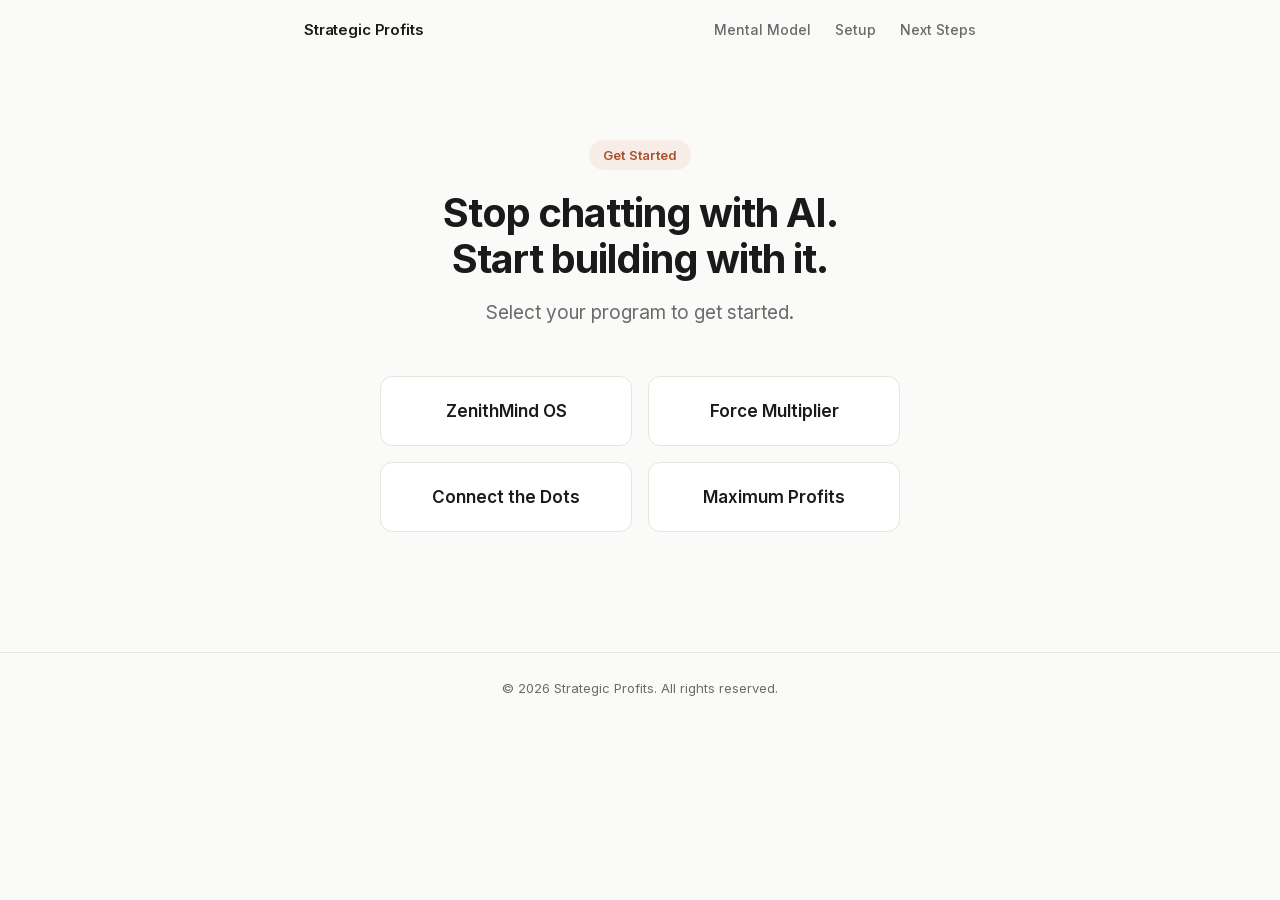
<file: index.html>
<!DOCTYPE html>
<html lang="en">
<head>
  <meta charset="UTF-8">
  <meta name="viewport" content="width=device-width, initial-scale=1.0">
  <title>Get Started — Strategic Profits</title>
  <meta name="description" content="Two paths to getting started with Strategic Profits: understand the mental model, or jump straight into setup.">
  <meta property="og:title" content="Get Started — Strategic Profits">
  <meta property="og:description" content="Two paths: understand the mental model or jump straight into setup.">
  <meta property="og:type" content="website">
  <meta property="og:url" content="https://onboarding.strategicprofits.com">
  <meta name="twitter:card" content="summary">
  <meta name="twitter:title" content="Get Started — Strategic Profits">
  <meta name="twitter:description" content="Two paths: understand the mental model or jump straight into setup.">
  <link rel="stylesheet" href="/style.css?v=20260508f">
  <link rel="icon" href="data:image/svg+xml,<svg xmlns='http://www.w3.org/2000/svg' viewBox='0 0 100 100'><text y='.9em' font-size='90'>🚀</text></svg>">
</head>
<body>
  <a href="#main" class="skip-link">Skip to content</a>

  <nav class="nav" id="nav">
    <div class="nav-inner">
      <a href="/" class="nav-brand">Strategic Profits</a>
      <div class="nav-links">
        <a href="/mental-model/">Mental Model</a>
        <a href="/setup/">Setup</a>
        <a href="/next-steps/">Next Steps</a>
      </div>
    </div>
  </nav>

  <main id="main">
    <section class="landing-hero">
      <div class="container">
        <div class="hero-badge">Get Started</div>
        <h1>Stop chatting with AI.<br>Start building with it.</h1>
        <p class="hero-sub">Select your program to get started.</p>
      </div>
    </section>

    <section class="landing-choices">
      <div class="container">
        <div class="program-grid">
          <button class="program-card" onclick="selectProgram('ZenithMind OS')">ZenithMind OS</button>
          <button class="program-card" onclick="selectProgram('Force Multiplier')">Force Multiplier</button>
          <button class="program-card" onclick="selectProgram('Connect the Dots')">Connect the Dots</button>
          <button class="program-card" onclick="selectProgram('Maximum Profits')">Maximum Profits</button>
        </div>
      </div>
    </section>
  </main>

  <footer class="footer">
    <div class="container">
      <p>&copy; 2026 Strategic Profits. All rights reserved.</p>
    </div>
  </footer>

  <script>
    window.addEventListener('scroll', function() {
      document.getElementById('nav').classList.toggle('nav-scrolled', window.scrollY > 40);
    }, { passive: true });

    function getProgram() {
      var m = document.cookie.match(/(?:^|;\s*)sp-program=([^;]+)/);
      return m ? decodeURIComponent(m[1]) : null;
    }
    function selectProgram(name) {
      document.cookie = 'sp-program=' + encodeURIComponent(name) + ';path=/;max-age=31536000;SameSite=Lax';
      window.location.href = '/mental-model/';
    }
    // Auto-redirect if program already selected
    if (getProgram()) {
      window.location.href = '/mental-model/';
    }
  </script>
</body>
</html>
</file>
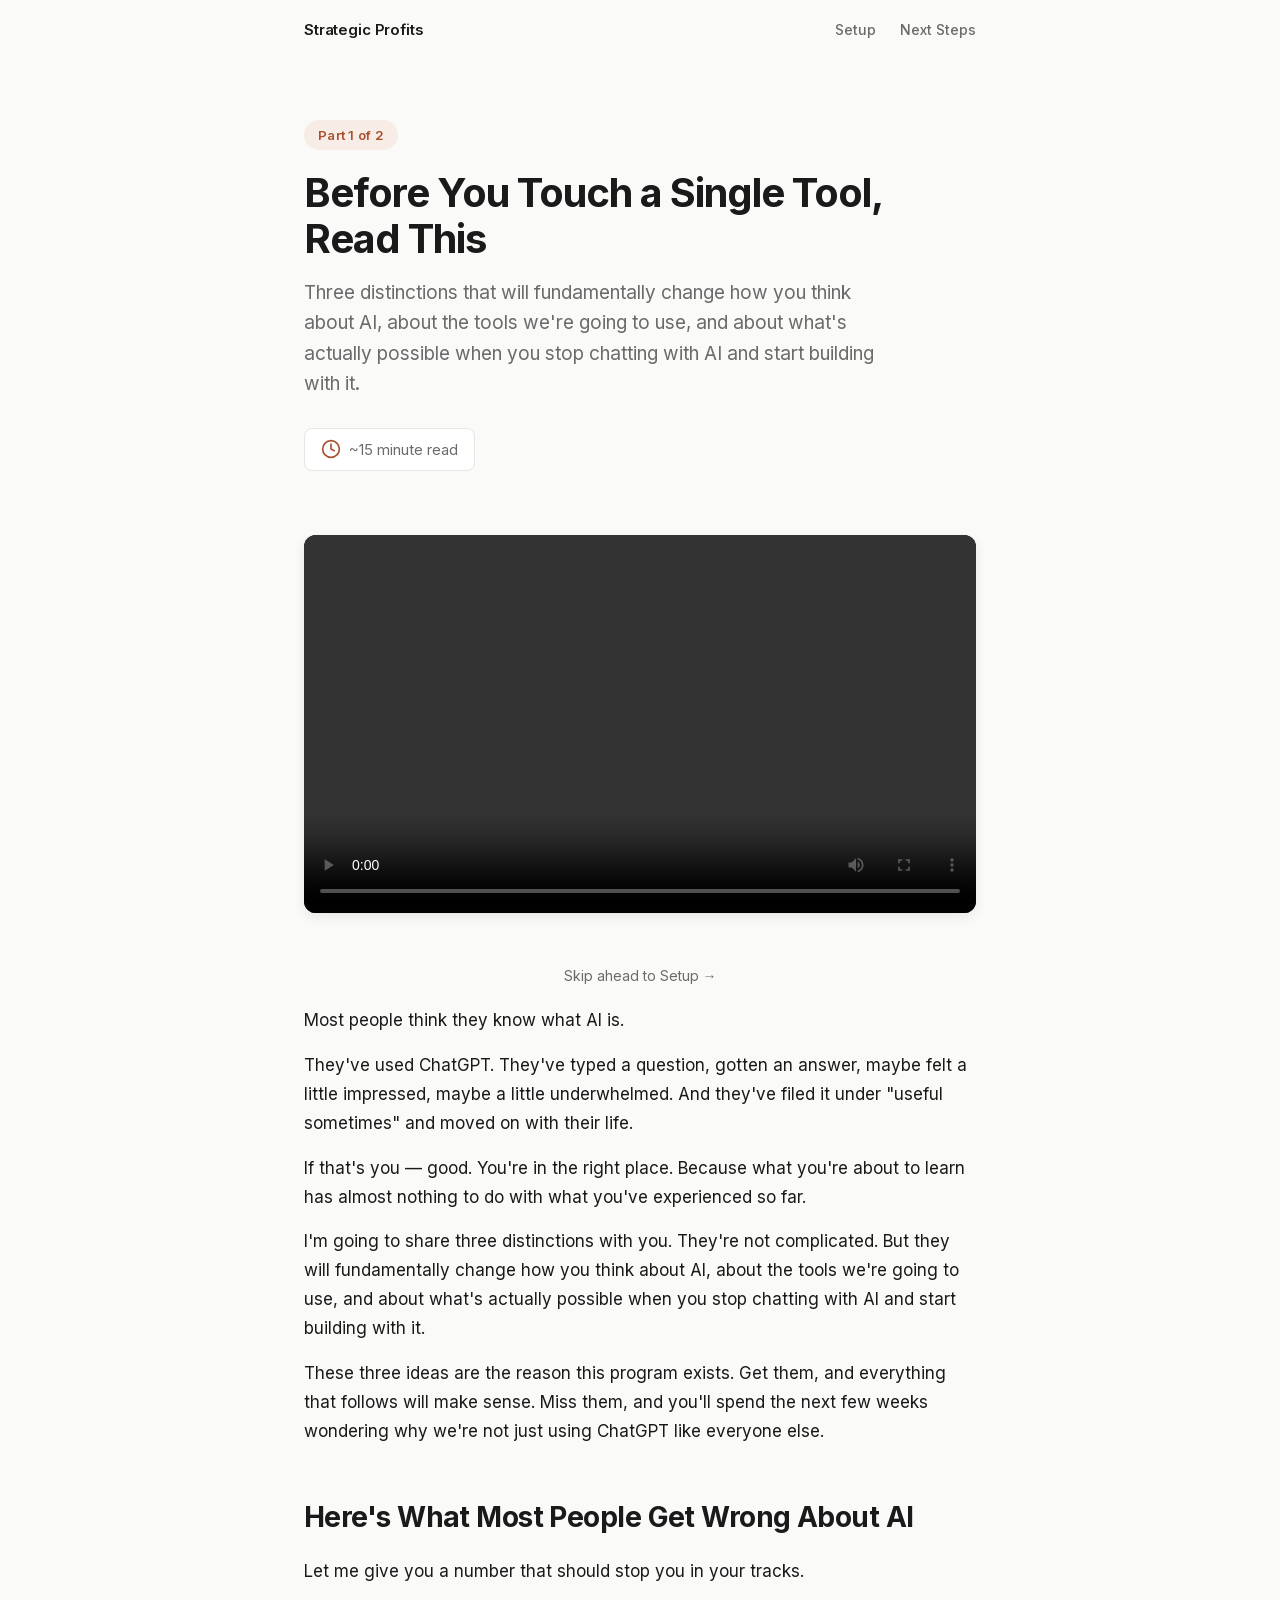
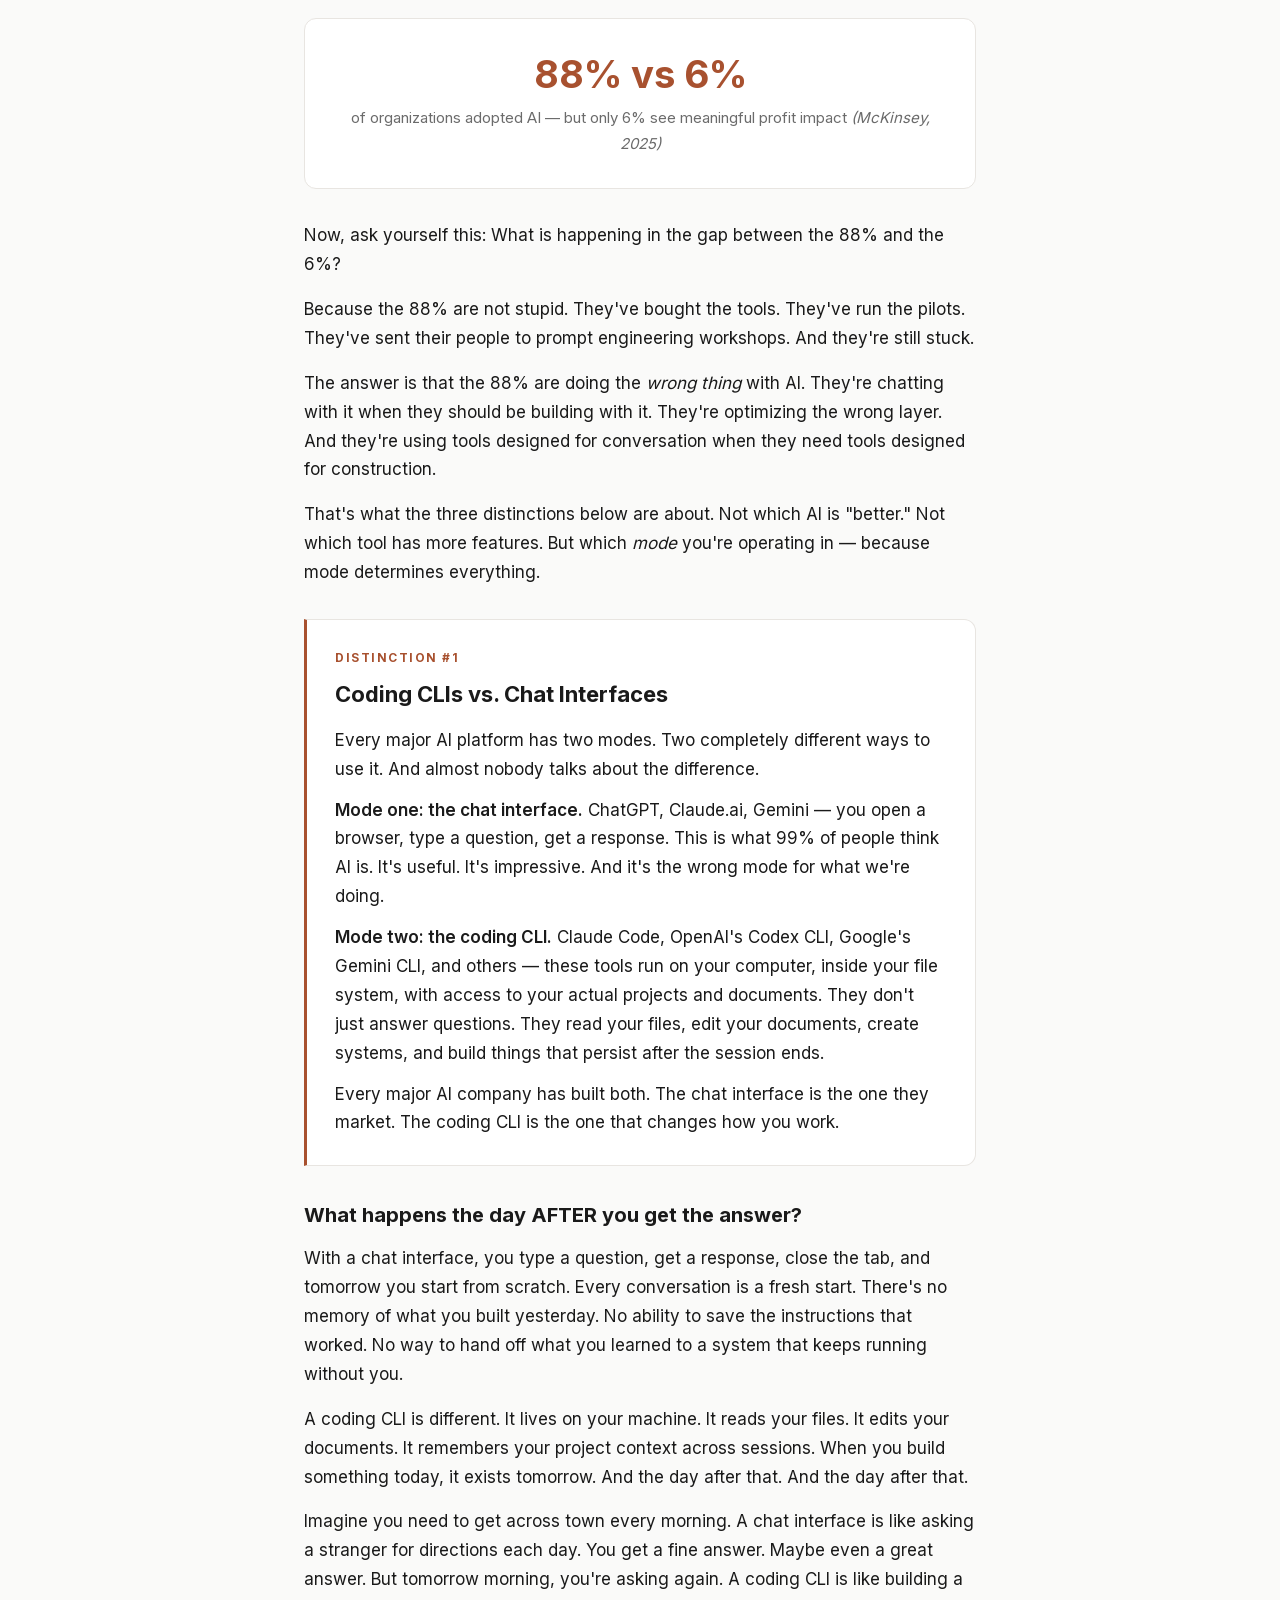
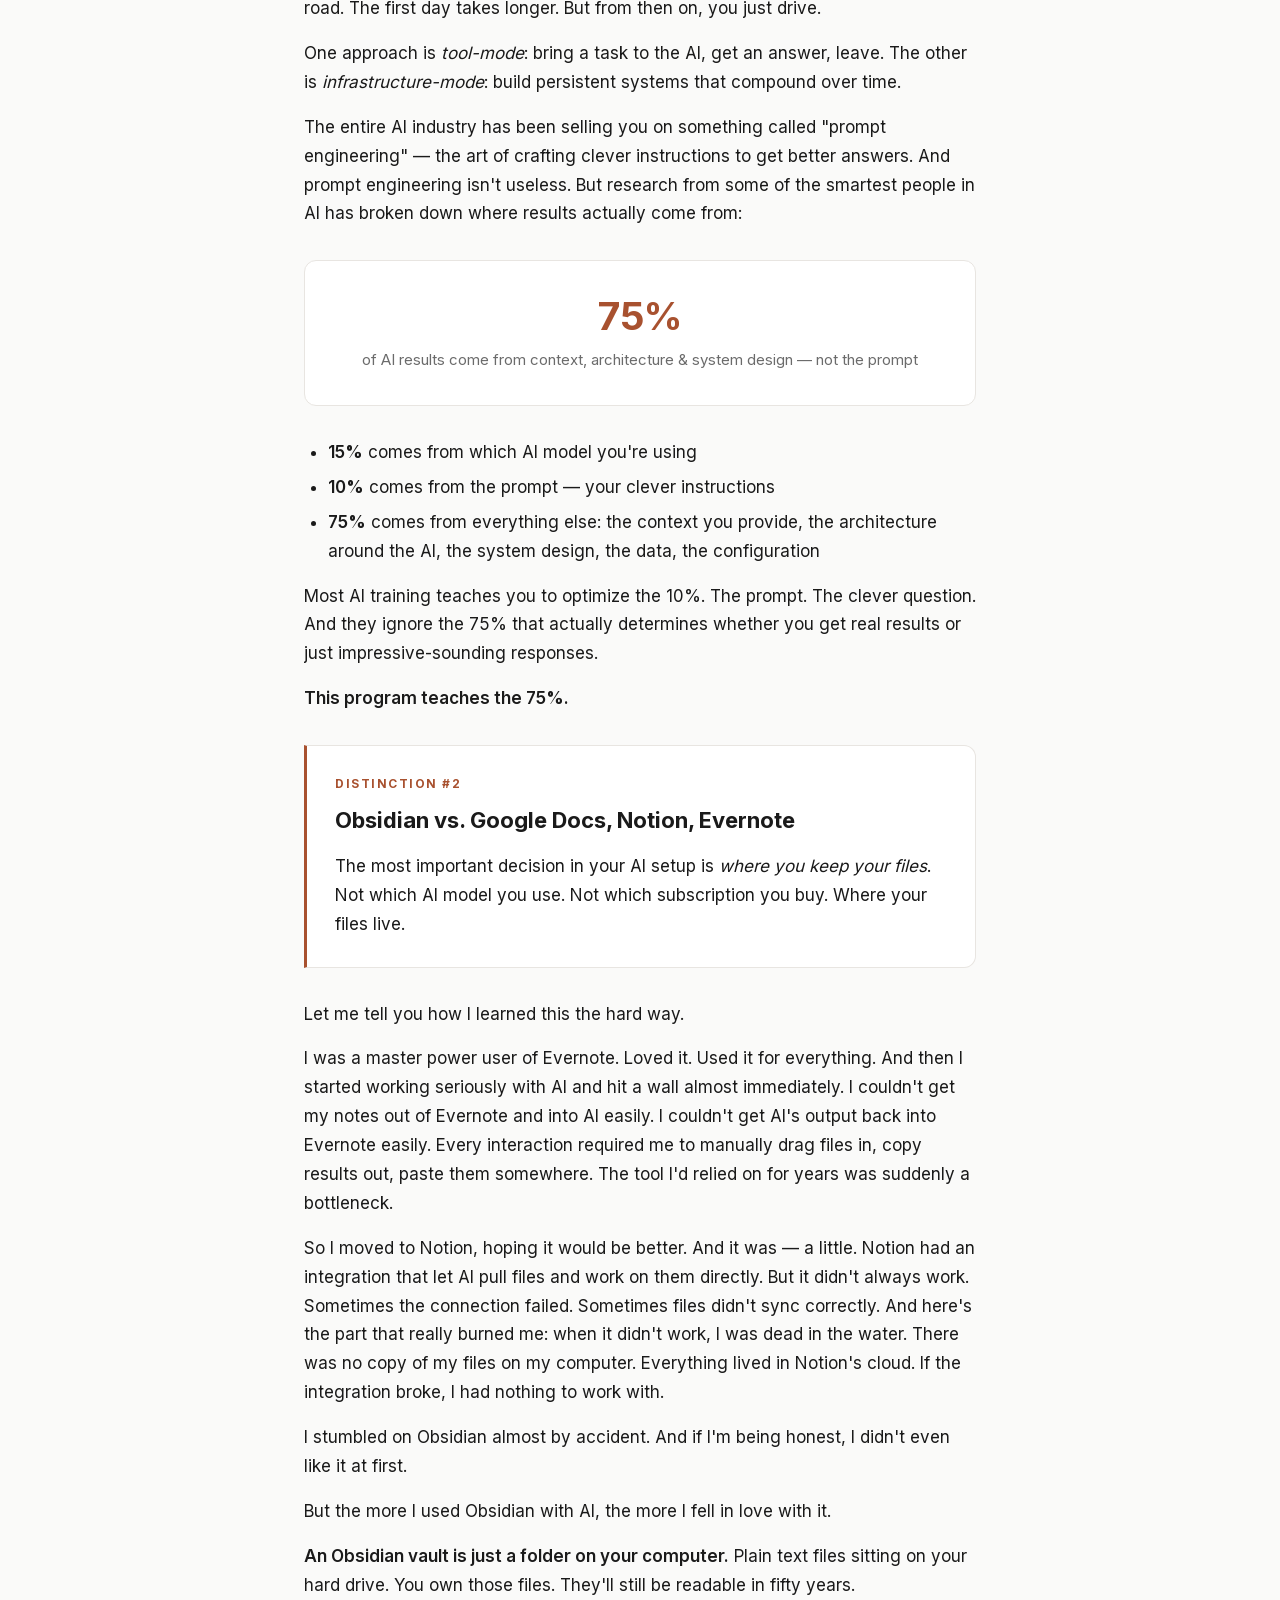
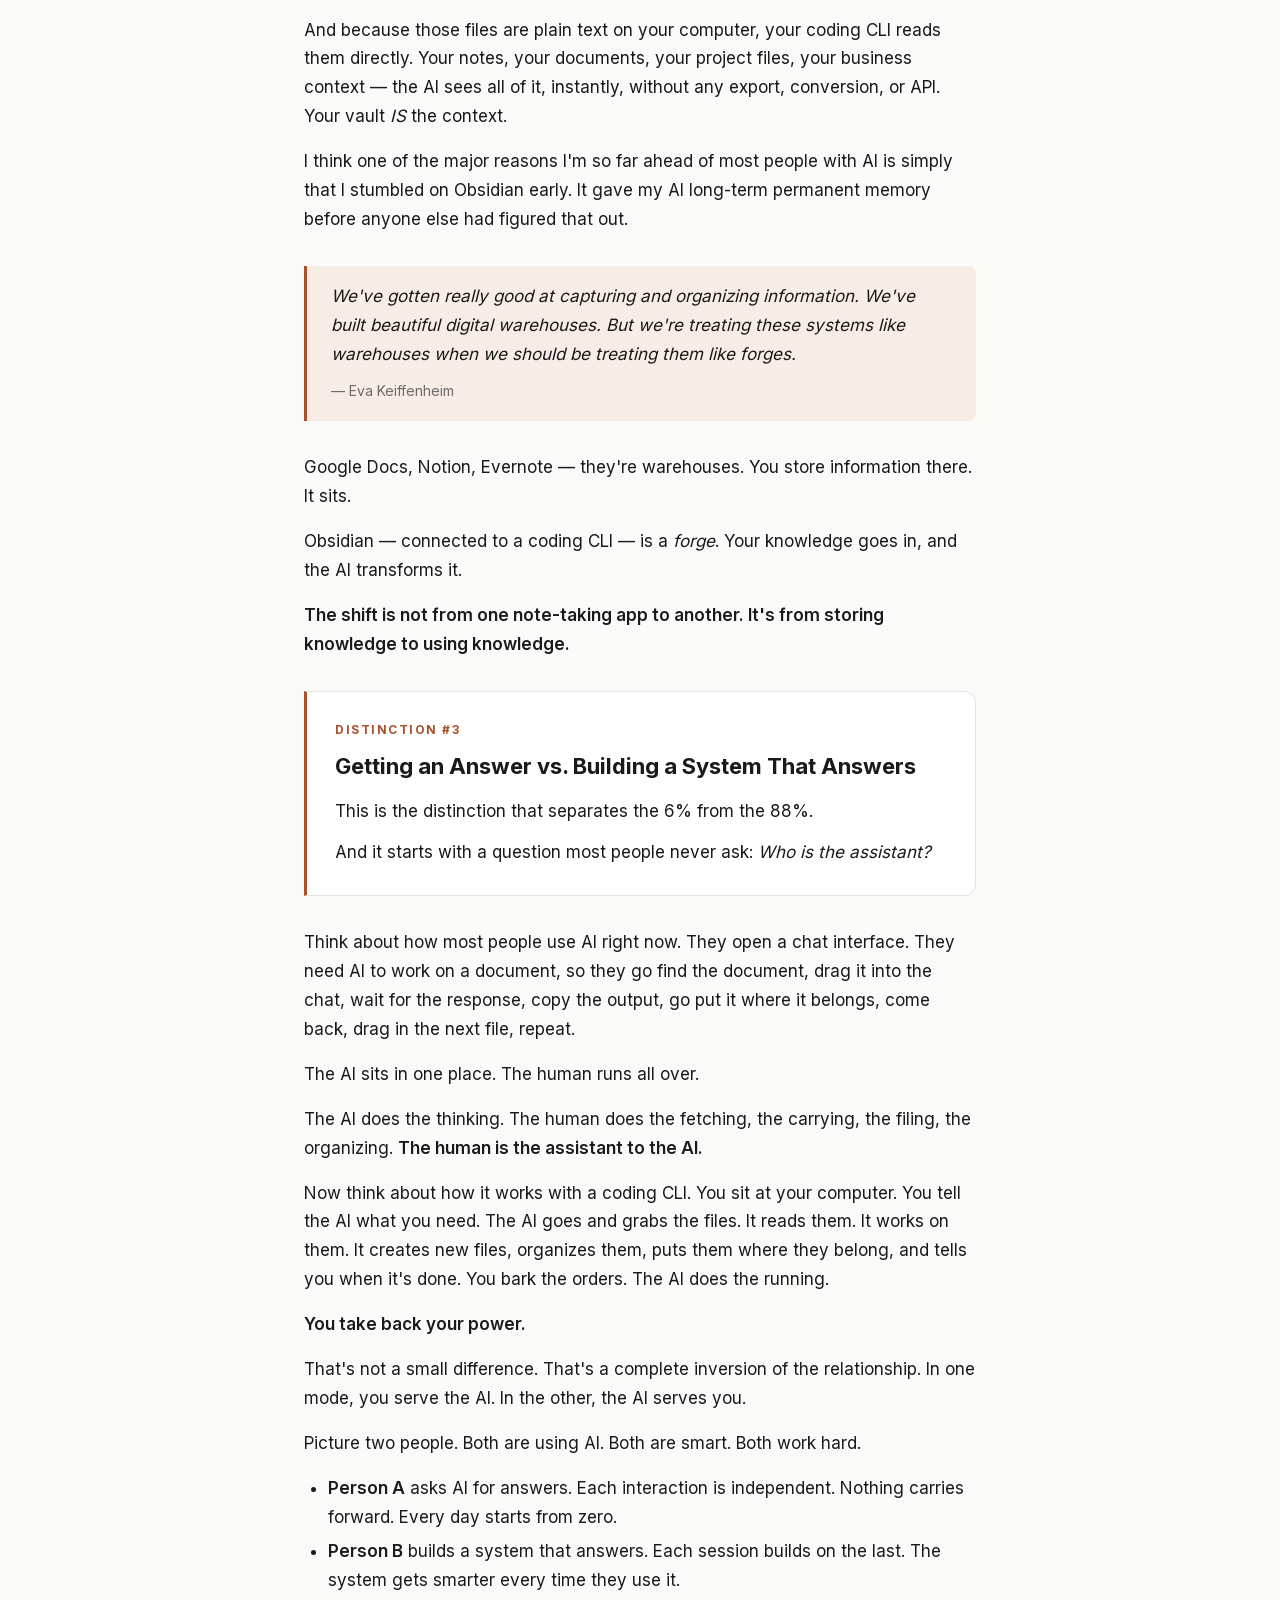
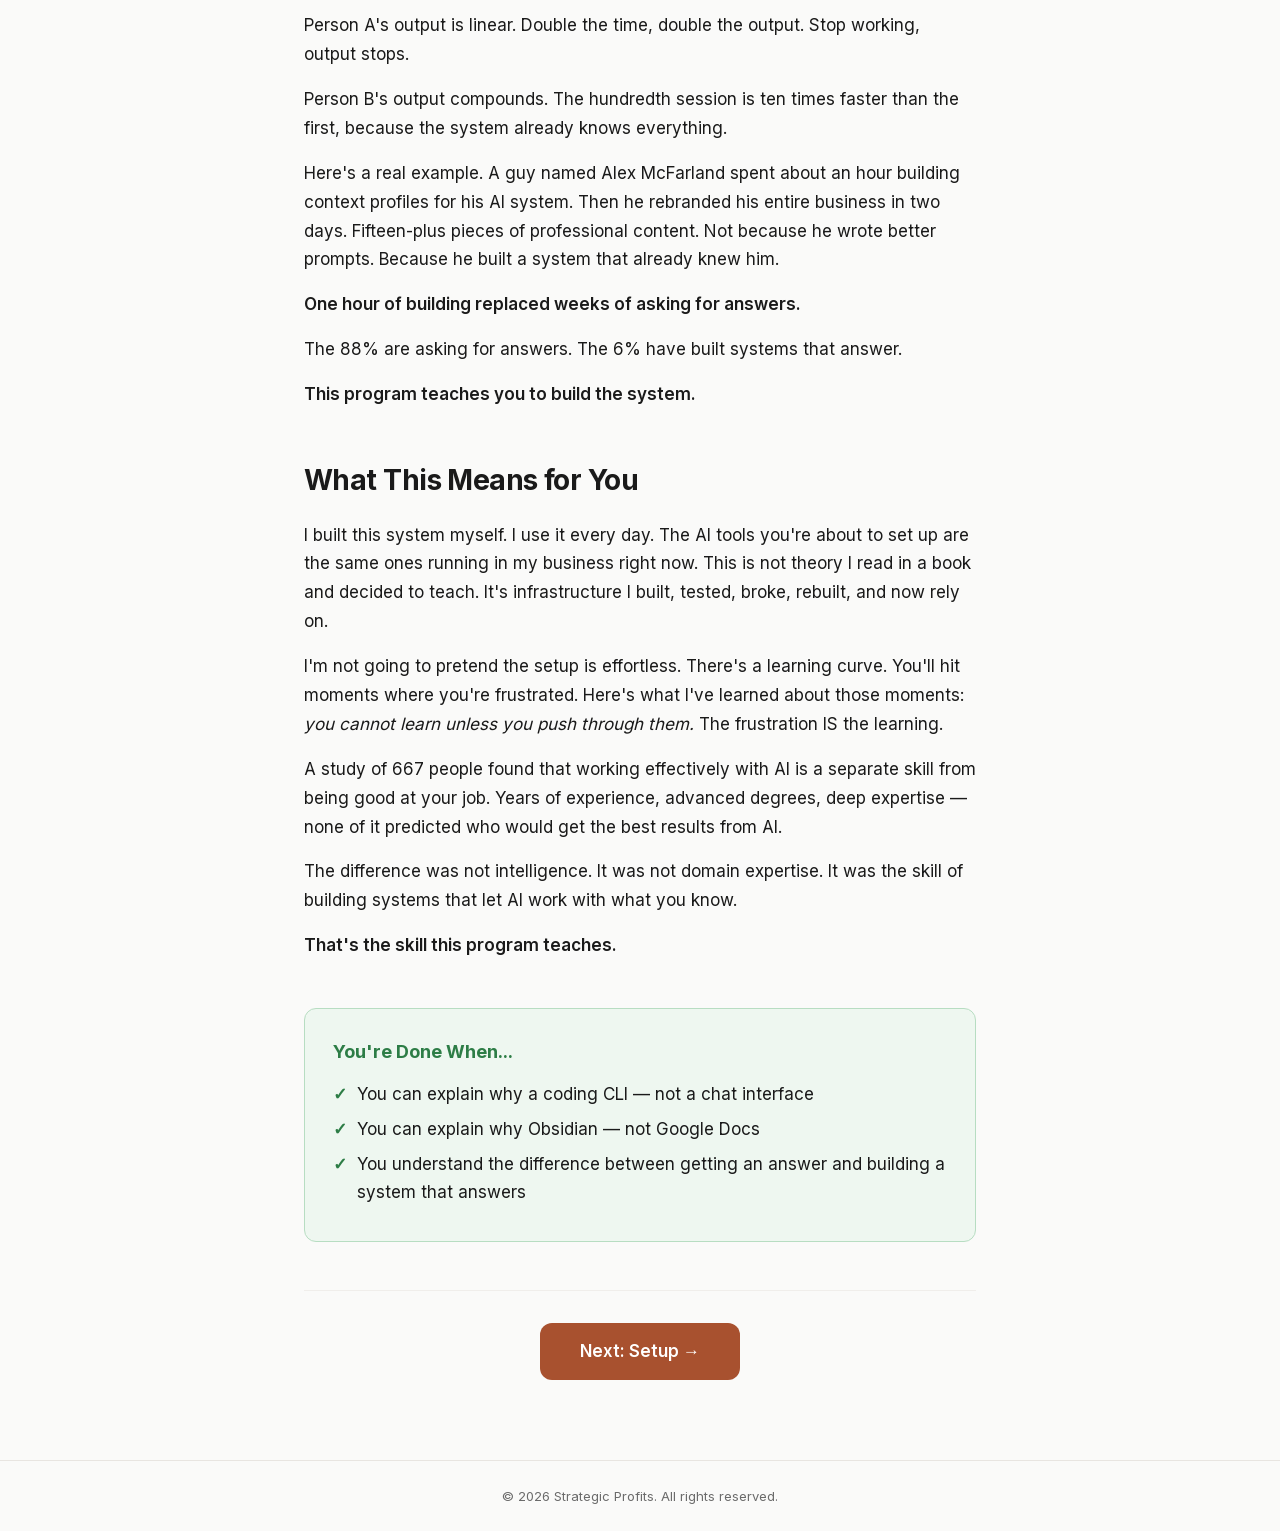
<file: mental-model/index.html>
<!DOCTYPE html>
<html lang="en">
<head>
  <meta charset="UTF-8">
  <meta name="viewport" content="width=device-width, initial-scale=1.0">
  <title>Mental Model — Strategic Profits</title>
  <meta name="description" content="Three distinctions that change how you think about AI. Coding CLIs vs chat, Obsidian vs cloud docs, building systems vs getting answers.">
  <link rel="stylesheet" href="/style.css?v=20260508f">
  <link rel="icon" href="data:image/svg+xml,<svg xmlns='http://www.w3.org/2000/svg' viewBox='0 0 100 100'><text y='.9em' font-size='90'>🚀</text></svg>">
</head>
<body>
  <a href="#main" class="skip-link">Skip to content</a>

  <nav class="nav" id="nav">
    <div class="nav-inner">
      <a href="/" class="nav-brand">Strategic Profits</a>
      <div class="nav-links">
        <a href="/" class="program-badge" id="program-badge" title="Change program" onclick="document.cookie='sp-program=;path=/;max-age=0'"></a>
        <a href="/setup/">Setup</a>
        <a href="/next-steps/">Next Steps</a>
      </div>
    </div>
  </nav>

  <main id="main">
    <section class="hero">
      <div class="container">
        <div class="hero-badge">Part 1 of 2</div>
        <h1>Before You Touch a Single Tool, Read This</h1>
        <p class="hero-sub">Three distinctions that will fundamentally change how you think about AI, about the tools we're going to use, and about what's actually possible when you stop chatting with AI and start building with it.</p>
        <div class="hero-time">
          <svg width="20" height="20" viewBox="0 0 24 24" fill="none" stroke="currentColor" stroke-width="2" stroke-linecap="round" stroke-linejoin="round" aria-hidden="true"><circle cx="12" cy="12" r="10"/><polyline points="12 6 12 12 16 14"/></svg>
          <span>~15 minute read</span>
        </div>
      </div>
    </section>

    <section class="mm-content">
      <div class="container">

        <div class="welcome-video">
          <video controls preload="metadata" playsinline>
            <source src="https://pub-b04ba300135a421e8f1c915ca8c5cf63.r2.dev/onboarding/welcome-video-v2.mp4" type="video/mp4">
            Your browser does not support the video element.
          </video>
        </div>

        <p class="skip-ahead"><a href="/setup/">Skip ahead to Setup &rarr;</a></p>

        <p>Most people think they know what AI is.</p>
        <p>They've used ChatGPT. They've typed a question, gotten an answer, maybe felt a little impressed, maybe a little underwhelmed. And they've filed it under "useful sometimes" and moved on with their life.</p>
        <p>If that's you — good. You're in the right place. Because what you're about to learn has almost nothing to do with what you've experienced so far.</p>
        <p>I'm going to share three distinctions with you. They're not complicated. But they will fundamentally change how you think about AI, about the tools we're going to use, and about what's actually possible when you stop chatting with AI and start building with it.</p>
        <p>These three ideas are the reason this program exists. Get them, and everything that follows will make sense. Miss them, and you'll spend the next few weeks wondering why we're not just using ChatGPT like everyone else.</p>

        <h2>Here's What Most People Get Wrong About AI</h2>
        <p>Let me give you a number that should stop you in your tracks.</p>

        <div class="stat-highlight">
          <div class="stat-number">88% vs 6%</div>
          <p>of organizations adopted AI — but only 6% see meaningful profit impact <em>(McKinsey, 2025)</em></p>
        </div>

        <p>Now, ask yourself this: What is happening in the gap between the 88% and the 6%?</p>
        <p>Because the 88% are not stupid. They've bought the tools. They've run the pilots. They've sent their people to prompt engineering workshops. And they're still stuck.</p>
        <p>The answer is that the 88% are doing the <em>wrong thing</em> with AI. They're chatting with it when they should be building with it. They're optimizing the wrong layer. And they're using tools designed for conversation when they need tools designed for construction.</p>
        <p>That's what the three distinctions below are about. Not which AI is "better." Not which tool has more features. But which <em>mode</em> you're operating in — because mode determines everything.</p>

        <div class="distinction-card">
          <div class="distinction-label">Distinction #1</div>
          <h3>Coding CLIs vs. Chat Interfaces</h3>
          <p>Every major AI platform has two modes. Two completely different ways to use it. And almost nobody talks about the difference.</p>
          <p><strong>Mode one: the chat interface.</strong> ChatGPT, Claude.ai, Gemini — you open a browser, type a question, get a response. This is what 99% of people think AI is. It's useful. It's impressive. And it's the wrong mode for what we're doing.</p>
          <p><strong>Mode two: the coding CLI.</strong> Claude Code, OpenAI's Codex CLI, Google's Gemini CLI, and others — these tools run on your computer, inside your file system, with access to your actual projects and documents. They don't just answer questions. They read your files, edit your documents, create systems, and build things that persist after the session ends.</p>
          <p>Every major AI company has built both. The chat interface is the one they market. The coding CLI is the one that changes how you work.</p>
        </div>

        <h3>What happens the day AFTER you get the answer?</h3>
        <p>With a chat interface, you type a question, get a response, close the tab, and tomorrow you start from scratch. Every conversation is a fresh start. There's no memory of what you built yesterday. No ability to save the instructions that worked. No way to hand off what you learned to a system that keeps running without you.</p>
        <p>A coding CLI is different. It lives on your machine. It reads your files. It edits your documents. It remembers your project context across sessions. When you build something today, it exists tomorrow. And the day after that. And the day after that.</p>
        <p>Imagine you need to get across town every morning. A chat interface is like asking a stranger for directions each day. You get a fine answer. Maybe even a great answer. But tomorrow morning, you're asking again. A coding CLI is like building a road. The first day takes longer. But from then on, you just drive.</p>
        <p>One approach is <em>tool-mode</em>: bring a task to the AI, get an answer, leave. The other is <em>infrastructure-mode</em>: build persistent systems that compound over time.</p>

        <p>The entire AI industry has been selling you on something called "prompt engineering" — the art of crafting clever instructions to get better answers. And prompt engineering isn't useless. But research from some of the smartest people in AI has broken down where results actually come from:</p>

        <div class="stat-highlight">
          <div class="stat-number">75%</div>
          <p>of AI results come from context, architecture &amp; system design — not the prompt</p>
        </div>

        <ul>
          <li><strong>15%</strong> comes from which AI model you're using</li>
          <li><strong>10%</strong> comes from the prompt — your clever instructions</li>
          <li><strong>75%</strong> comes from everything else: the context you provide, the architecture around the AI, the system design, the data, the configuration</li>
        </ul>

        <p>Most AI training teaches you to optimize the 10%. The prompt. The clever question. And they ignore the 75% that actually determines whether you get real results or just impressive-sounding responses.</p>
        <p><strong>This program teaches the 75%.</strong></p>

        <div class="distinction-card">
          <div class="distinction-label">Distinction #2</div>
          <h3>Obsidian vs. Google Docs, Notion, Evernote</h3>
          <p>The most important decision in your AI setup is <em>where you keep your files</em>. Not which AI model you use. Not which subscription you buy. Where your files live.</p>
        </div>

        <p>Let me tell you how I learned this the hard way.</p>
        <p>I was a master power user of Evernote. Loved it. Used it for everything. And then I started working seriously with AI and hit a wall almost immediately. I couldn't get my notes out of Evernote and into AI easily. I couldn't get AI's output back into Evernote easily. Every interaction required me to manually drag files in, copy results out, paste them somewhere. The tool I'd relied on for years was suddenly a bottleneck.</p>
        <p>So I moved to Notion, hoping it would be better. And it was — a little. Notion had an integration that let AI pull files and work on them directly. But it didn't always work. Sometimes the connection failed. Sometimes files didn't sync correctly. And here's the part that really burned me: when it didn't work, I was dead in the water. There was no copy of my files on my computer. Everything lived in Notion's cloud. If the integration broke, I had nothing to work with.</p>
        <p>I stumbled on Obsidian almost by accident. And if I'm being honest, I didn't even like it at first.</p>
        <p>But the more I used Obsidian with AI, the more I fell in love with it.</p>
        <p><strong>An Obsidian vault is just a folder on your computer.</strong> Plain text files sitting on your hard drive. You own those files. They'll still be readable in fifty years.</p>
        <p>And because those files are plain text on your computer, your coding CLI reads them directly. Your notes, your documents, your project files, your business context — the AI sees all of it, instantly, without any export, conversion, or API. Your vault <em>IS</em> the context.</p>
        <p>I think one of the major reasons I'm so far ahead of most people with AI is simply that I stumbled on Obsidian early. It gave my AI long-term permanent memory before anyone else had figured that out.</p>

        <blockquote>
          <p>We've gotten really good at capturing and organizing information. We've built beautiful digital warehouses. But we're treating these systems like warehouses when we should be treating them like forges.</p>
          <cite>— Eva Keiffenheim</cite>
        </blockquote>

        <p>Google Docs, Notion, Evernote — they're warehouses. You store information there. It sits.</p>
        <p>Obsidian — connected to a coding CLI — is a <em>forge</em>. Your knowledge goes in, and the AI transforms it.</p>
        <p><strong>The shift is not from one note-taking app to another. It's from storing knowledge to using knowledge.</strong></p>

        <div class="distinction-card">
          <div class="distinction-label">Distinction #3</div>
          <h3>Getting an Answer vs. Building a System That Answers</h3>
          <p>This is the distinction that separates the 6% from the 88%.</p>
          <p>And it starts with a question most people never ask: <em>Who is the assistant?</em></p>
        </div>

        <p>Think about how most people use AI right now. They open a chat interface. They need AI to work on a document, so they go find the document, drag it into the chat, wait for the response, copy the output, go put it where it belongs, come back, drag in the next file, repeat.</p>
        <p>The AI sits in one place. The human runs all over.</p>
        <p>The AI does the thinking. The human does the fetching, the carrying, the filing, the organizing. <strong>The human is the assistant to the AI.</strong></p>
        <p>Now think about how it works with a coding CLI. You sit at your computer. You tell the AI what you need. The AI goes and grabs the files. It reads them. It works on them. It creates new files, organizes them, puts them where they belong, and tells you when it's done. You bark the orders. The AI does the running.</p>
        <p><strong>You take back your power.</strong></p>
        <p>That's not a small difference. That's a complete inversion of the relationship. In one mode, you serve the AI. In the other, the AI serves you.</p>

        <p>Picture two people. Both are using AI. Both are smart. Both work hard.</p>
        <ul>
          <li><strong>Person A</strong> asks AI for answers. Each interaction is independent. Nothing carries forward. Every day starts from zero.</li>
          <li><strong>Person B</strong> builds a system that answers. Each session builds on the last. The system gets smarter every time they use it.</li>
        </ul>
        <p>Person A's output is linear. Double the time, double the output. Stop working, output stops.</p>
        <p>Person B's output compounds. The hundredth session is ten times faster than the first, because the system already knows everything.</p>

        <p>Here's a real example. A guy named Alex McFarland spent about an hour building context profiles for his AI system. Then he rebranded his entire business in two days. Fifteen-plus pieces of professional content. Not because he wrote better prompts. Because he built a system that already knew him.</p>
        <p><strong>One hour of building replaced weeks of asking for answers.</strong></p>
        <p>The 88% are asking for answers. The 6% have built systems that answer.</p>
        <p><strong>This program teaches you to build the system.</strong></p>

        <h2>What This Means for You</h2>
        <p>I built this system myself. I use it every day. The AI tools you're about to set up are the same ones running in my business right now. This is not theory I read in a book and decided to teach. It's infrastructure I built, tested, broke, rebuilt, and now rely on.</p>
        <p>I'm not going to pretend the setup is effortless. There's a learning curve. You'll hit moments where you're frustrated. Here's what I've learned about those moments: <em>you cannot learn unless you push through them.</em> The frustration IS the learning.</p>
        <p>A study of 667 people found that working effectively with AI is a separate skill from being good at your job. Years of experience, advanced degrees, deep expertise — none of it predicted who would get the best results from AI.</p>
        <p>The difference was not intelligence. It was not domain expertise. It was the skill of building systems that let AI work with what you know.</p>
        <p><strong>That's the skill this program teaches.</strong></p>

        <div class="checklist-card">
          <h3>You're Done When...</h3>
          <ul>
            <li>You can explain why a coding CLI — not a chat interface</li>
            <li>You can explain why Obsidian — not Google Docs</li>
            <li>You understand the difference between getting an answer and building a system that answers</li>
          </ul>
        </div>

        <div class="next-cta">
          <a href="/setup/" class="next-cta-btn">Next: Setup &rarr;</a>
        </div>

      </div>
    </section>
  </main>

  <footer class="footer">
    <div class="container">
      <p>&copy; 2026 Strategic Profits. All rights reserved.</p>
    </div>
  </footer>

  <script>
    window.addEventListener('scroll', function() {
      document.getElementById('nav').classList.toggle('nav-scrolled', window.scrollY > 40);
    }, { passive: true });

    (function() {
      var m = document.cookie.match(/(?:^|;\s*)sp-program=([^;]+)/);
      var badge = document.getElementById('program-badge');
      if (m && badge) {
        badge.textContent = decodeURIComponent(m[1]);
        badge.style.display = 'inline-block';
      }
    })();
  </script>
</body>
</html>
</file>
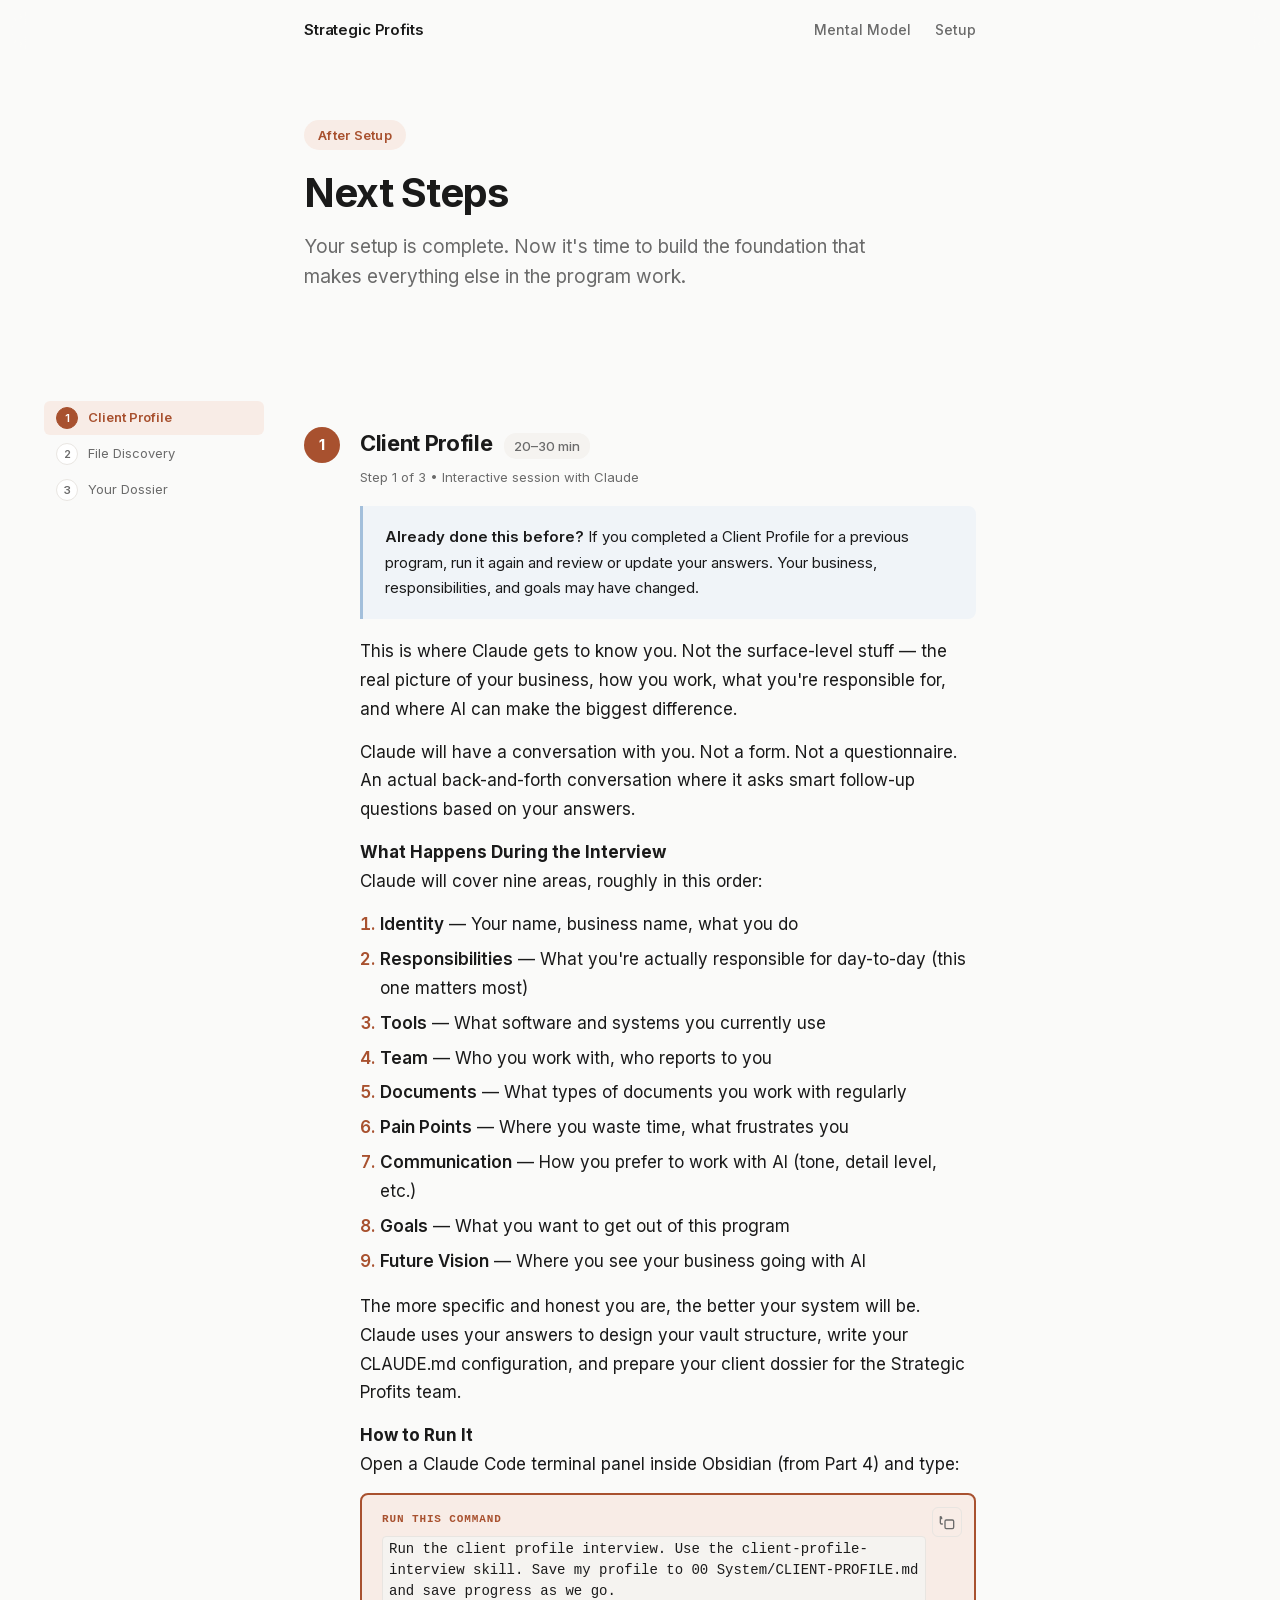
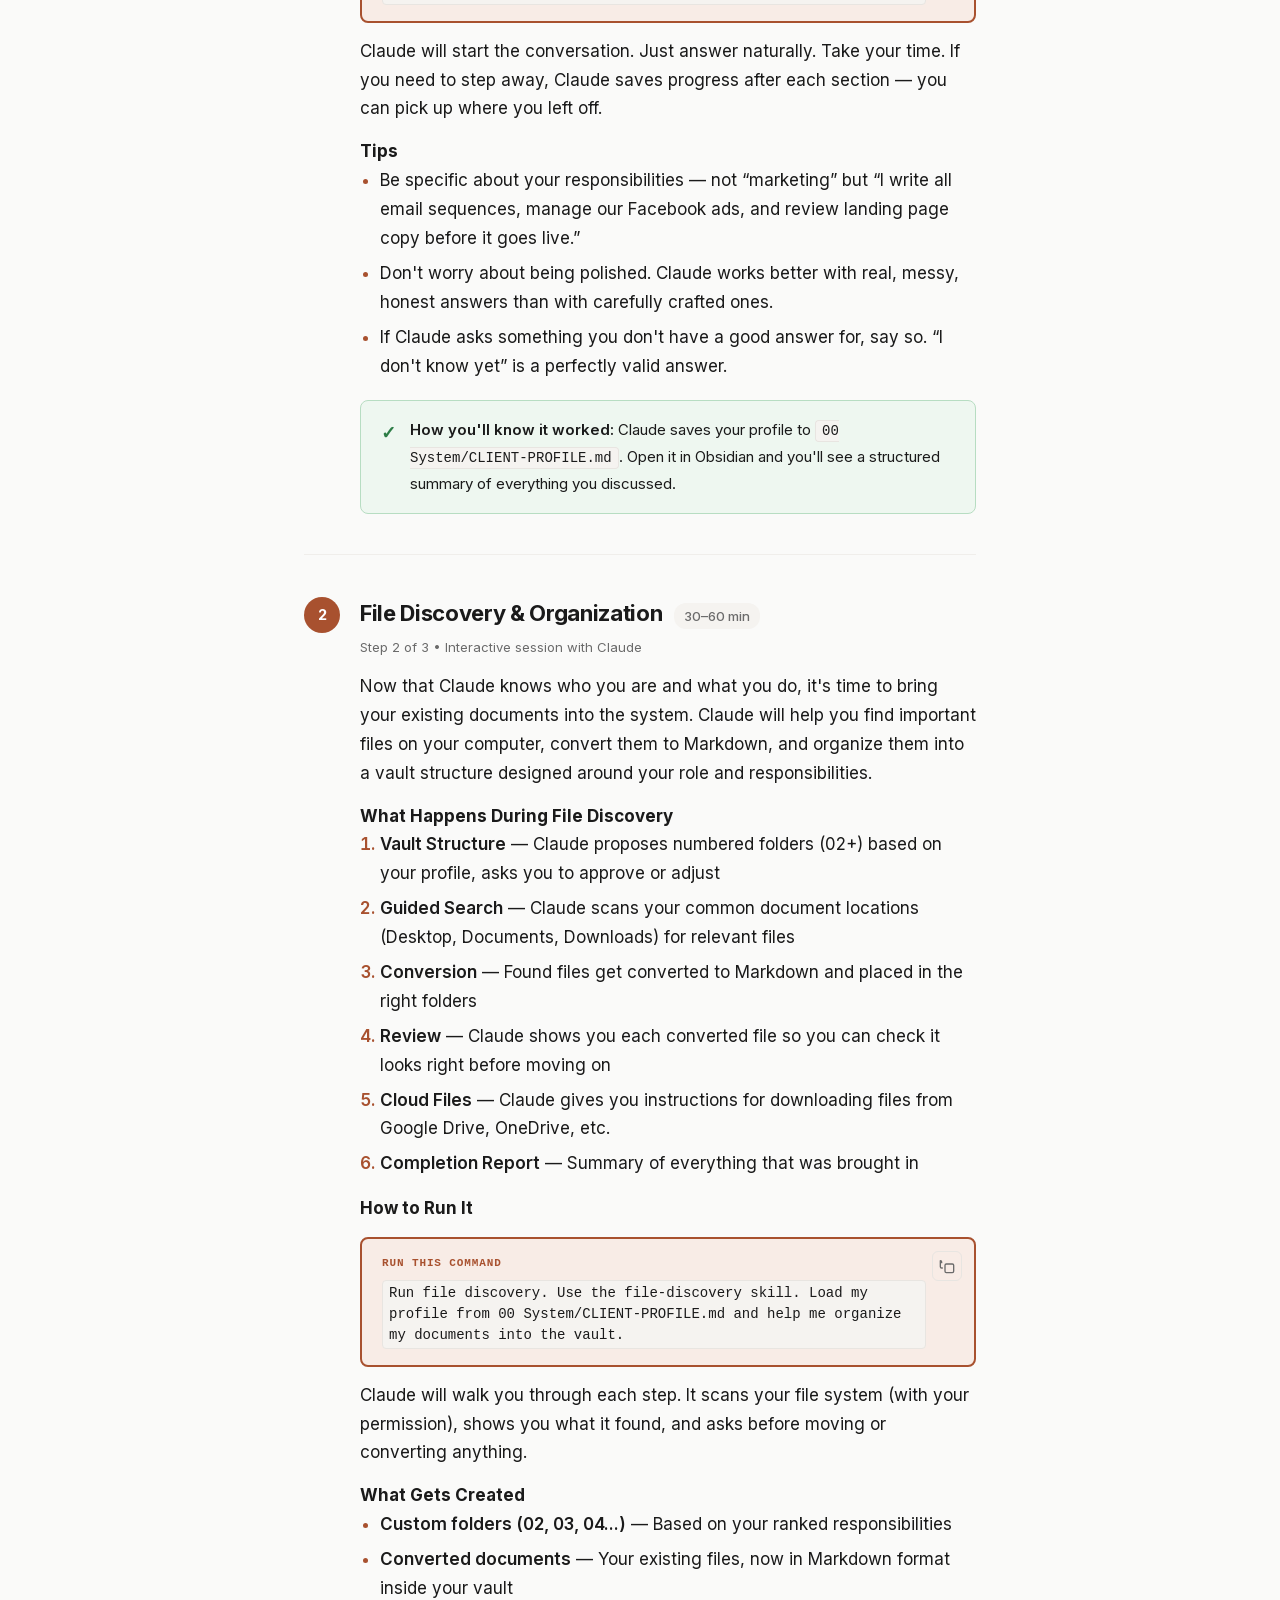
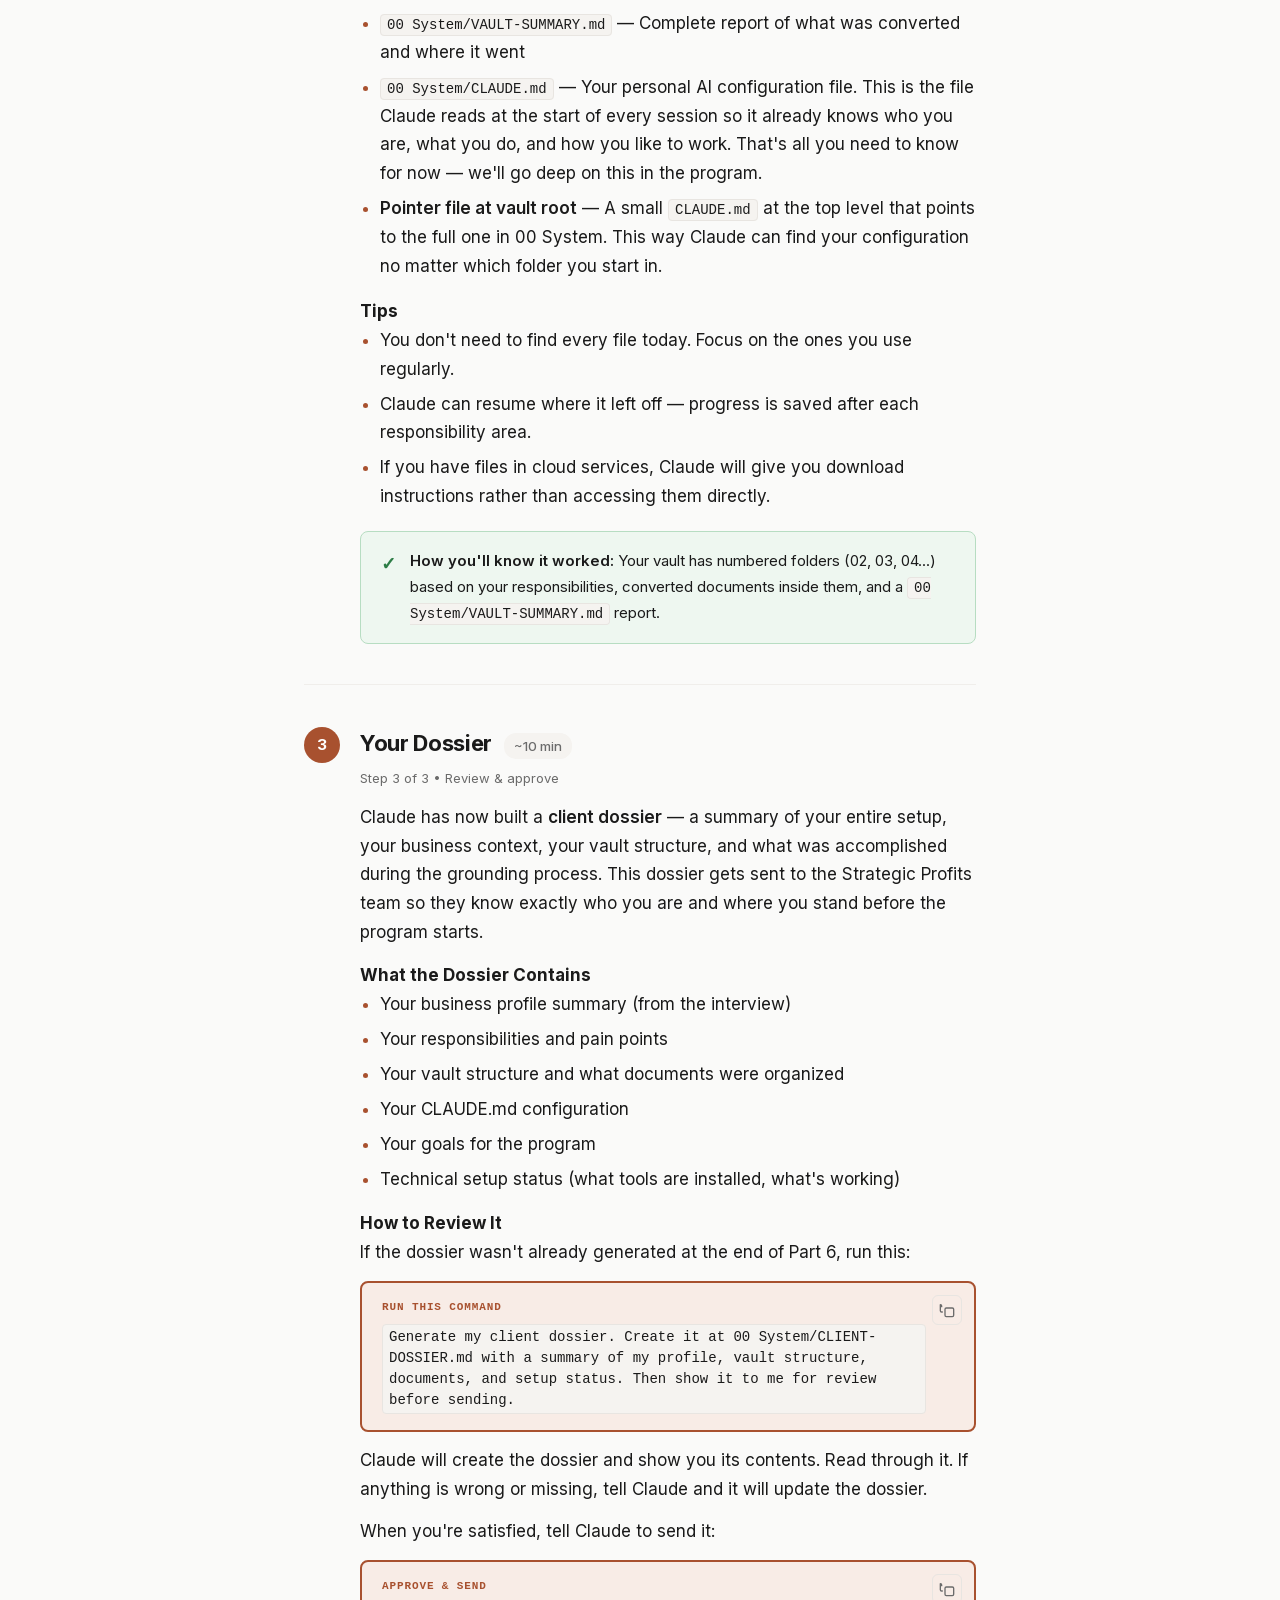
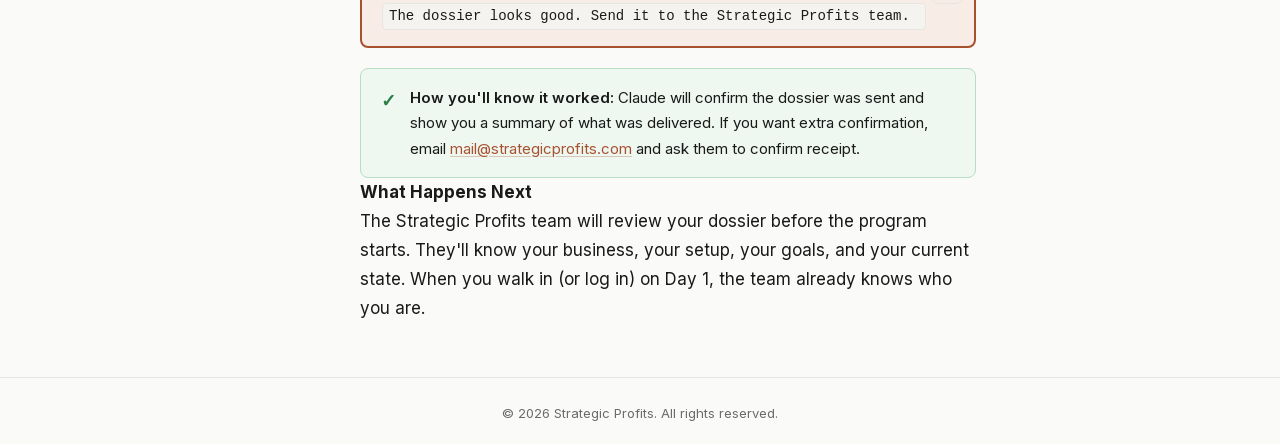
<file: next-steps/index.html>
<!DOCTYPE html>
<html lang="en">
<head>
  <meta charset="UTF-8">
  <meta name="viewport" content="width=device-width, initial-scale=1.0">
  <title>Next Steps — Strategic Profits</title>
  <meta name="description" content="Client Profile interview, File Discovery, and Dossier review — your next steps after setup.">
  <link rel="stylesheet" href="/style.css?v=20260508f">
  <link rel="icon" href="data:image/svg+xml,<svg xmlns='http://www.w3.org/2000/svg' viewBox='0 0 100 100'><text y='.9em' font-size='90'>🚀</text></svg>">
</head>
<body>
  <a href="#main" class="skip-link">Skip to content</a>

  <nav class="nav" id="nav">
    <div class="nav-inner">
      <a href="/" class="nav-brand">Strategic Profits</a>
      <div class="nav-links">
        <a href="/" class="program-badge" id="program-badge" title="Change program" onclick="document.cookie='sp-program=;path=/;max-age=0'"></a>
        <a href="/mental-model/">Mental Model</a>
        <a href="/setup/">Setup</a>
      </div>
    </div>
  </nav>

  <div class="progress-bar" id="progress-bar" role="presentation"></div>

  <main id="main">
    <section class="hero">
      <div class="container">
        <div class="hero-badge">After Setup</div>
        <h1><span id="next-steps-title">Next Steps</span></h1>
        <p class="hero-sub">Your setup is complete. Now it's time to build the foundation that makes everything else in the program work.</p>
      </div>
    </section>

    <section class="setup-path" id="ns-steps">
      <div class="container">
        <aside class="steps-nav" id="steps-nav" aria-label="Step outline">
          <nav>
            <a href="#ns-client-profile" class="steps-nav-item" data-step="1"><span class="steps-nav-num">1</span> Client Profile</a>
            <a href="#ns-file-discovery" class="steps-nav-item" data-step="2"><span class="steps-nav-num">2</span> File Discovery</a>
            <a href="#ns-dossier" class="steps-nav-item" data-step="3"><span class="steps-nav-num">3</span> Your Dossier</a>
          </nav>
        </aside>

        <div class="step" id="ns-client-profile">
          <div class="step-number" aria-hidden="true">1</div>
          <div class="step-content">
            <div class="step-header">
              <h3>Client Profile</h3>
              <span class="step-time">20&ndash;30 min</span>
            </div>
            <p class="step-context">Step 1 of 3 &bull; Interactive session with Claude</p>

            <div class="callout callout-info">
              <strong>Already done this before?</strong> If you completed a Client Profile for a previous program, run it again and review or update your answers. Your business, responsibilities, and goals may have changed.
            </div>

            <p>This is where Claude gets to know you. Not the surface-level stuff &mdash; the real picture of your business, how you work, what you're responsible for, and where AI can make the biggest difference.</p>
            <p>Claude will have a conversation with you. Not a form. Not a questionnaire. An actual back-and-forth conversation where it asks smart follow-up questions based on your answers.</p>

            <h4>What Happens During the Interview</h4>
            <p>Claude will cover nine areas, roughly in this order:</p>
            <ol>
              <li><strong>Identity</strong> &mdash; Your name, business name, what you do</li>
              <li><strong>Responsibilities</strong> &mdash; What you're actually responsible for day-to-day (this one matters most)</li>
              <li><strong>Tools</strong> &mdash; What software and systems you currently use</li>
              <li><strong>Team</strong> &mdash; Who you work with, who reports to you</li>
              <li><strong>Documents</strong> &mdash; What types of documents you work with regularly</li>
              <li><strong>Pain Points</strong> &mdash; Where you waste time, what frustrates you</li>
              <li><strong>Communication</strong> &mdash; How you prefer to work with AI (tone, detail level, etc.)</li>
              <li><strong>Goals</strong> &mdash; What you want to get out of this program</li>
              <li><strong>Future Vision</strong> &mdash; Where you see your business going with AI</li>
            </ol>
            <p>The more specific and honest you are, the better your system will be. Claude uses your answers to design your vault structure, write your CLAUDE.md configuration, and prepare your client dossier for the Strategic Profits team.</p>

            <h4>How to Run It</h4>
            <p>Open a Claude Code terminal panel inside Obsidian (from Part 4) and type:</p>
            <div class="code-block code-block--run">
              <span class="code-block-label">RUN THIS COMMAND</span>
              <code>Run the client profile interview. Use the client-profile-interview skill. Save my profile to 00 System/CLIENT-PROFILE.md and save progress as we go.</code>
              <button class="copy-btn" onclick="copyCode(this)" aria-label="Copy to clipboard">
                <svg width="16" height="16" viewBox="0 0 24 24" fill="none" stroke="currentColor" stroke-width="2" stroke-linecap="round" stroke-linejoin="round" aria-hidden="true"><rect x="9" y="9" width="13" height="13" rx="2" ry="2"/><path d="M5 15H4a2 2 0 0 1-2-2V4a2 2 0 0 1 2 2v1"/></svg>
              </button>
            </div>
            <p>Claude will start the conversation. Just answer naturally. Take your time. If you need to step away, Claude saves progress after each section &mdash; you can pick up where you left off.</p>

            <h4>Tips</h4>
            <ul>
              <li>Be specific about your responsibilities &mdash; not &ldquo;marketing&rdquo; but &ldquo;I write all email sequences, manage our Facebook ads, and review landing page copy before it goes live.&rdquo;</li>
              <li>Don't worry about being polished. Claude works better with real, messy, honest answers than with carefully crafted ones.</li>
              <li>If Claude asks something you don't have a good answer for, say so. &ldquo;I don't know yet&rdquo; is a perfectly valid answer.</li>
            </ul>

            <div class="result-grid">
              <div class="result-card result-success">
                <div class="result-icon" aria-hidden="true">&#10003;</div>
                <div>
                  <strong>How you'll know it worked:</strong> Claude saves your profile to <code>00 System/CLIENT-PROFILE.md</code>. Open it in Obsidian and you'll see a structured summary of everything you discussed.
                </div>
              </div>
            </div>
          </div>
        </div>

        <div class="step" id="ns-file-discovery">
          <div class="step-number" aria-hidden="true">2</div>
          <div class="step-content">
            <div class="step-header">
              <h3>File Discovery &amp; Organization</h3>
              <span class="step-time">30&ndash;60 min</span>
            </div>
            <p class="step-context">Step 2 of 3 &bull; Interactive session with Claude</p>

            <p>Now that Claude knows who you are and what you do, it's time to bring your existing documents into the system. Claude will help you find important files on your computer, convert them to Markdown, and organize them into a vault structure designed around your role and responsibilities.</p>

            <h4>What Happens During File Discovery</h4>
            <ol>
              <li><strong>Vault Structure</strong> &mdash; Claude proposes numbered folders (02+) based on your profile, asks you to approve or adjust</li>
              <li><strong>Guided Search</strong> &mdash; Claude scans your common document locations (Desktop, Documents, Downloads) for relevant files</li>
              <li><strong>Conversion</strong> &mdash; Found files get converted to Markdown and placed in the right folders</li>
              <li><strong>Review</strong> &mdash; Claude shows you each converted file so you can check it looks right before moving on</li>
              <li><strong>Cloud Files</strong> &mdash; Claude gives you instructions for downloading files from Google Drive, OneDrive, etc.</li>
              <li><strong>Completion Report</strong> &mdash; Summary of everything that was brought in</li>
            </ol>

            <h4>How to Run It</h4>
            <div class="code-block code-block--run">
              <span class="code-block-label">RUN THIS COMMAND</span>
              <code>Run file discovery. Use the file-discovery skill. Load my profile from 00 System/CLIENT-PROFILE.md and help me organize my documents into the vault.</code>
              <button class="copy-btn" onclick="copyCode(this)" aria-label="Copy to clipboard">
                <svg width="16" height="16" viewBox="0 0 24 24" fill="none" stroke="currentColor" stroke-width="2" stroke-linecap="round" stroke-linejoin="round" aria-hidden="true"><rect x="9" y="9" width="13" height="13" rx="2" ry="2"/><path d="M5 15H4a2 2 0 0 1-2-2V4a2 2 0 0 1 2 2v1"/></svg>
              </button>
            </div>
            <p>Claude will walk you through each step. It scans your file system (with your permission), shows you what it found, and asks before moving or converting anything.</p>

            <h4>What Gets Created</h4>
            <ul>
              <li><strong>Custom folders (02, 03, 04...)</strong> &mdash; Based on your ranked responsibilities</li>
              <li><strong>Converted documents</strong> &mdash; Your existing files, now in Markdown format inside your vault</li>
              <li><code>00 System/VAULT-SUMMARY.md</code> &mdash; Complete report of what was converted and where it went</li>
              <li><code>00 System/CLAUDE.md</code> &mdash; Your personal AI configuration file. This is the file Claude reads at the start of every session so it already knows who you are, what you do, and how you like to work. That's all you need to know for now &mdash; we'll go deep on this in the program.</li>
              <li><strong>Pointer file at vault root</strong> &mdash; A small <code>CLAUDE.md</code> at the top level that points to the full one in 00 System. This way Claude can find your configuration no matter which folder you start in.</li>
            </ul>

            <h4>Tips</h4>
            <ul>
              <li>You don't need to find every file today. Focus on the ones you use regularly.</li>
              <li>Claude can resume where it left off &mdash; progress is saved after each responsibility area.</li>
              <li>If you have files in cloud services, Claude will give you download instructions rather than accessing them directly.</li>
            </ul>

            <div class="result-grid">
              <div class="result-card result-success">
                <div class="result-icon" aria-hidden="true">&#10003;</div>
                <div>
                  <strong>How you'll know it worked:</strong> Your vault has numbered folders (02, 03, 04...) based on your responsibilities, converted documents inside them, and a <code>00 System/VAULT-SUMMARY.md</code> report.
                </div>
              </div>
            </div>
          </div>
        </div>

        <div class="step" id="ns-dossier">
          <div class="step-number" aria-hidden="true">3</div>
          <div class="step-content">
            <div class="step-header">
              <h3>Your Dossier</h3>
              <span class="step-time">~10 min</span>
            </div>
            <p class="step-context">Step 3 of 3 &bull; Review &amp; approve</p>

            <p>Claude has now built a <strong>client dossier</strong> &mdash; a summary of your entire setup, your business context, your vault structure, and what was accomplished during the grounding process. This dossier gets sent to the Strategic Profits team so they know exactly who you are and where you stand before the program starts.</p>

            <h4>What the Dossier Contains</h4>
            <ul>
              <li>Your business profile summary (from the interview)</li>
              <li>Your responsibilities and pain points</li>
              <li>Your vault structure and what documents were organized</li>
              <li>Your CLAUDE.md configuration</li>
              <li>Your goals for the program</li>
              <li>Technical setup status (what tools are installed, what's working)</li>
            </ul>

            <h4>How to Review It</h4>
            <p>If the dossier wasn't already generated at the end of Part 6, run this:</p>
            <div class="code-block code-block--run">
              <span class="code-block-label">RUN THIS COMMAND</span>
              <code>Generate my client dossier. Create it at 00 System/CLIENT-DOSSIER.md with a summary of my profile, vault structure, documents, and setup status. Then show it to me for review before sending.</code>
              <button class="copy-btn" onclick="copyCode(this)" aria-label="Copy to clipboard">
                <svg width="16" height="16" viewBox="0 0 24 24" fill="none" stroke="currentColor" stroke-width="2" stroke-linecap="round" stroke-linejoin="round" aria-hidden="true"><rect x="9" y="9" width="13" height="13" rx="2" ry="2"/><path d="M5 15H4a2 2 0 0 1-2-2V4a2 2 0 0 1 2 2v1"/></svg>
              </button>
            </div>
            <p>Claude will create the dossier and show you its contents. Read through it. If anything is wrong or missing, tell Claude and it will update the dossier.</p>

            <p>When you're satisfied, tell Claude to send it:</p>
            <div class="code-block code-block--run">
              <span class="code-block-label">APPROVE &amp; SEND</span>
              <code>The dossier looks good. Send it to the Strategic Profits team.</code>
              <button class="copy-btn" onclick="copyCode(this)" aria-label="Copy to clipboard">
                <svg width="16" height="16" viewBox="0 0 24 24" fill="none" stroke="currentColor" stroke-width="2" stroke-linecap="round" stroke-linejoin="round" aria-hidden="true"><rect x="9" y="9" width="13" height="13" rx="2" ry="2"/><path d="M5 15H4a2 2 0 0 1-2-2V4a2 2 0 0 1 2 2v1"/></svg>
              </button>
            </div>

            <div class="result-grid">
              <div class="result-card result-success">
                <div class="result-icon" aria-hidden="true">&#10003;</div>
                <div>
                  <strong>How you'll know it worked:</strong> Claude will confirm the dossier was sent and show you a summary of what was delivered. If you want extra confirmation, email <a href="mailto:mail@strategicprofits.com">mail@strategicprofits.com</a> and ask them to confirm receipt.
                </div>
              </div>
            </div>

            <h4>What Happens Next</h4>
            <p>The Strategic Profits team will review your dossier before the program starts. They'll know your business, your setup, your goals, and your current state. When you walk in (or log in) on Day 1, the team already knows who you are.</p>
          </div>
        </div>

      </div>
    </section>
  </main>

  <footer class="footer">
    <div class="container">
      <p>&copy; 2026 Strategic Profits. All rights reserved.</p>
    </div>
  </footer>

  <script>
    function onScroll() {
      requestAnimationFrame(function() {
        var h = document.documentElement;
        var pct = h.scrollTop / (h.scrollHeight - h.clientHeight);
        document.getElementById('progress-bar').style.transform = 'scaleX(' + (pct || 0) + ')';
        document.getElementById('nav').classList.toggle('nav-scrolled', window.scrollY > 40);
        updateStepNav();
      });
    }
    window.addEventListener('scroll', onScroll, { passive: true });

    function updateStepNav() {
      var steps = document.querySelectorAll('.step');
      var items = document.querySelectorAll('.steps-nav-item');
      var current = 0;
      for (var i = 0; i < steps.length; i++) {
        if (steps[i].getBoundingClientRect().top < window.innerHeight * 0.5) current = i;
      }
      for (var j = 0; j < items.length; j++) {
        items[j].classList.toggle('active', j === current);
        items[j].classList.toggle('done', j < current);
      }
    }

    function copyCode(btn) {
      var code = btn.parentElement.querySelector('code').textContent;
      navigator.clipboard.writeText(code).then(function() {
        btn.classList.add('copied');
        setTimeout(function() { btn.classList.remove('copied'); }, 1500);
      });
    }

    updateStepNav();

    (function() {
      var m = document.cookie.match(/(?:^|;\s*)sp-program=([^;]+)/);
      var badge = document.getElementById('program-badge');
      var nsTitle = document.getElementById('next-steps-title');
      if (m) {
        var name = decodeURIComponent(m[1]);
        if (badge) {
          badge.textContent = name;
          badge.style.display = 'inline-block';
        }
        if (nsTitle) {
          nsTitle.textContent = name + ' Next Steps';
        }
      }
    })();
  </script>
</body>
</html>
</file>
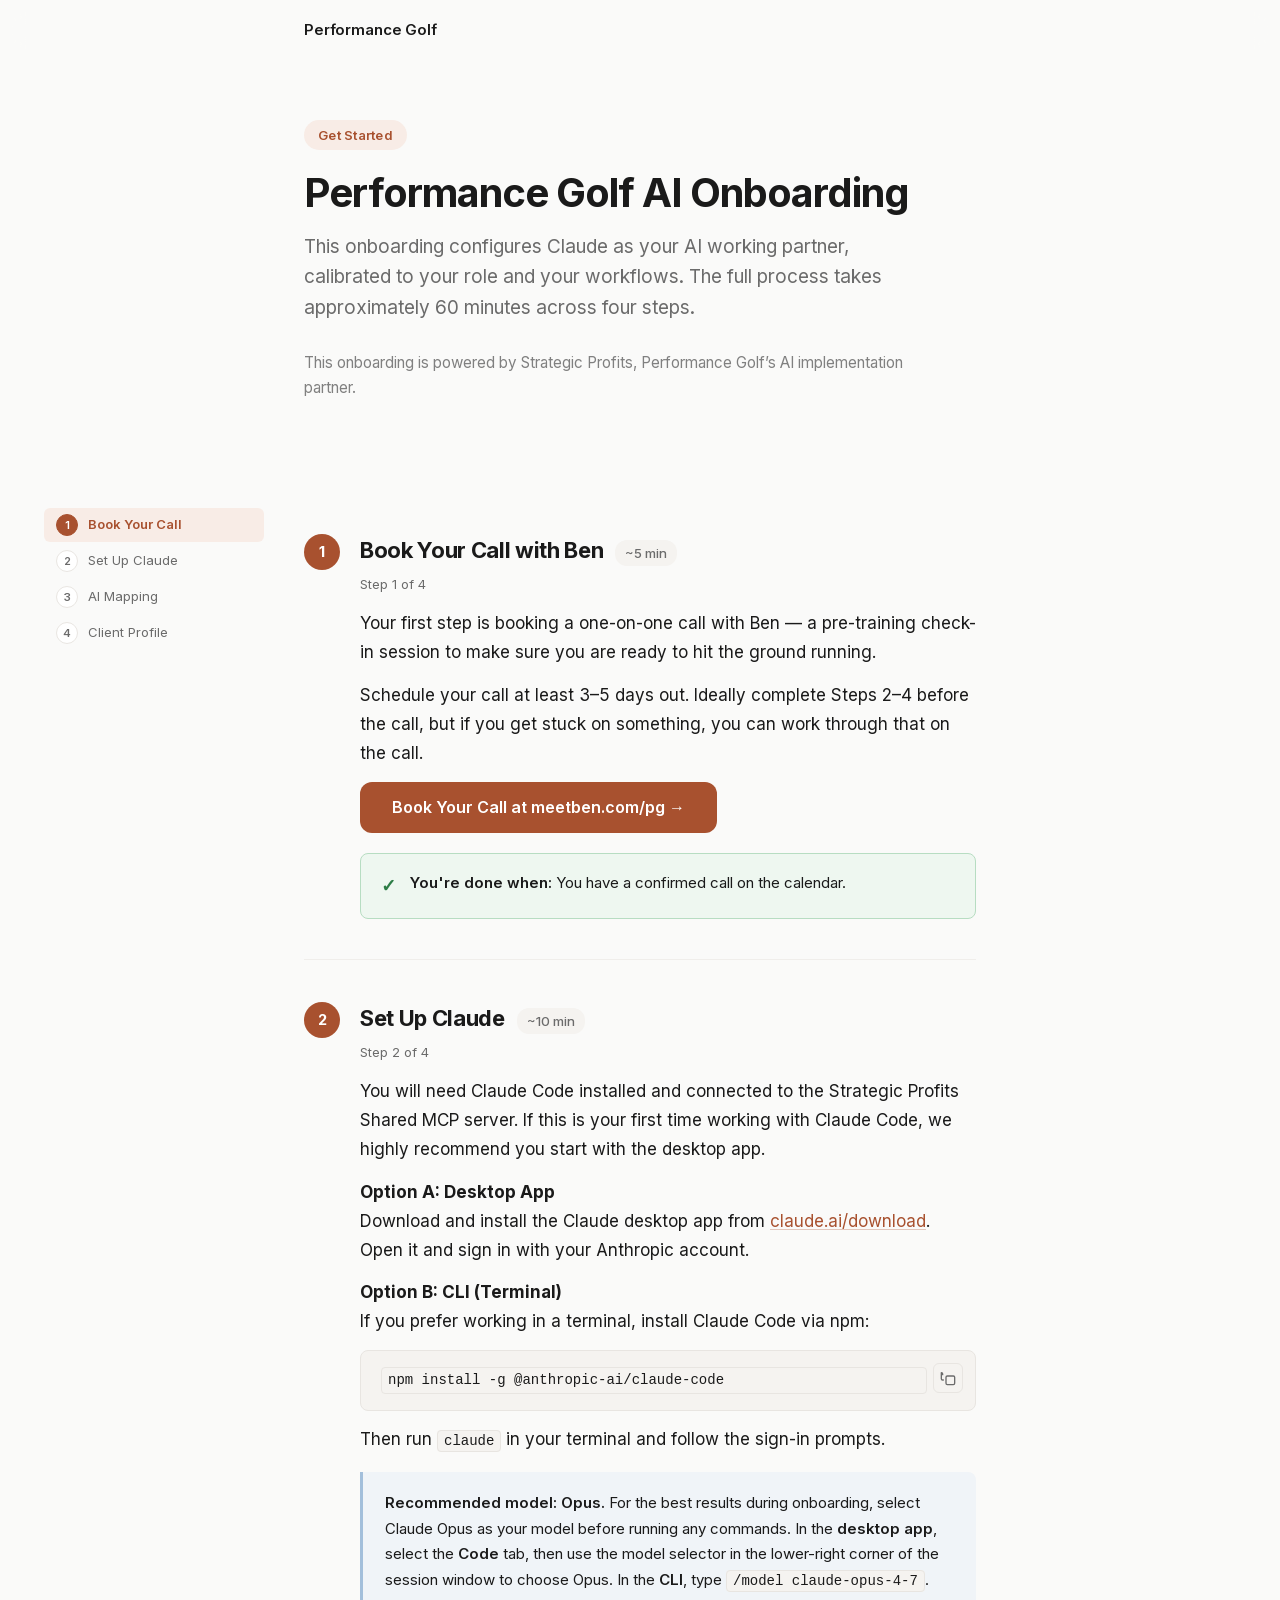
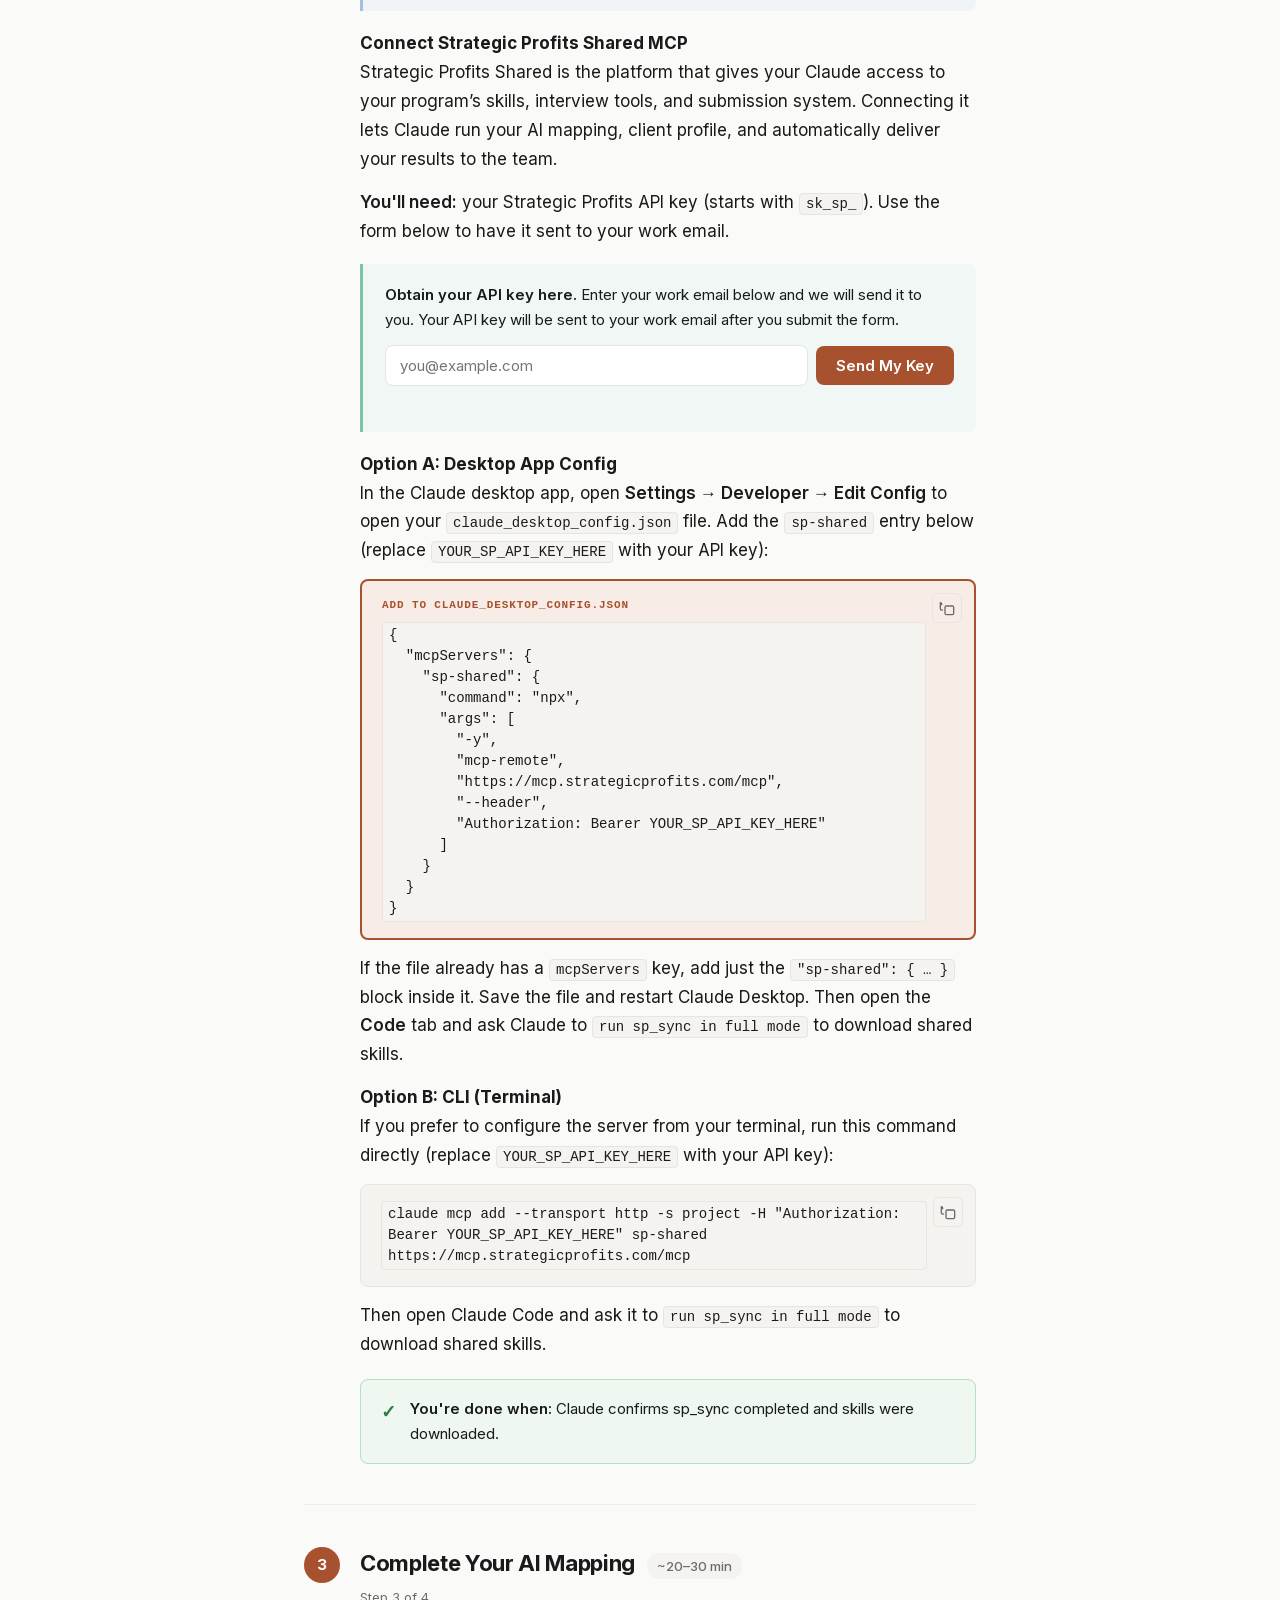
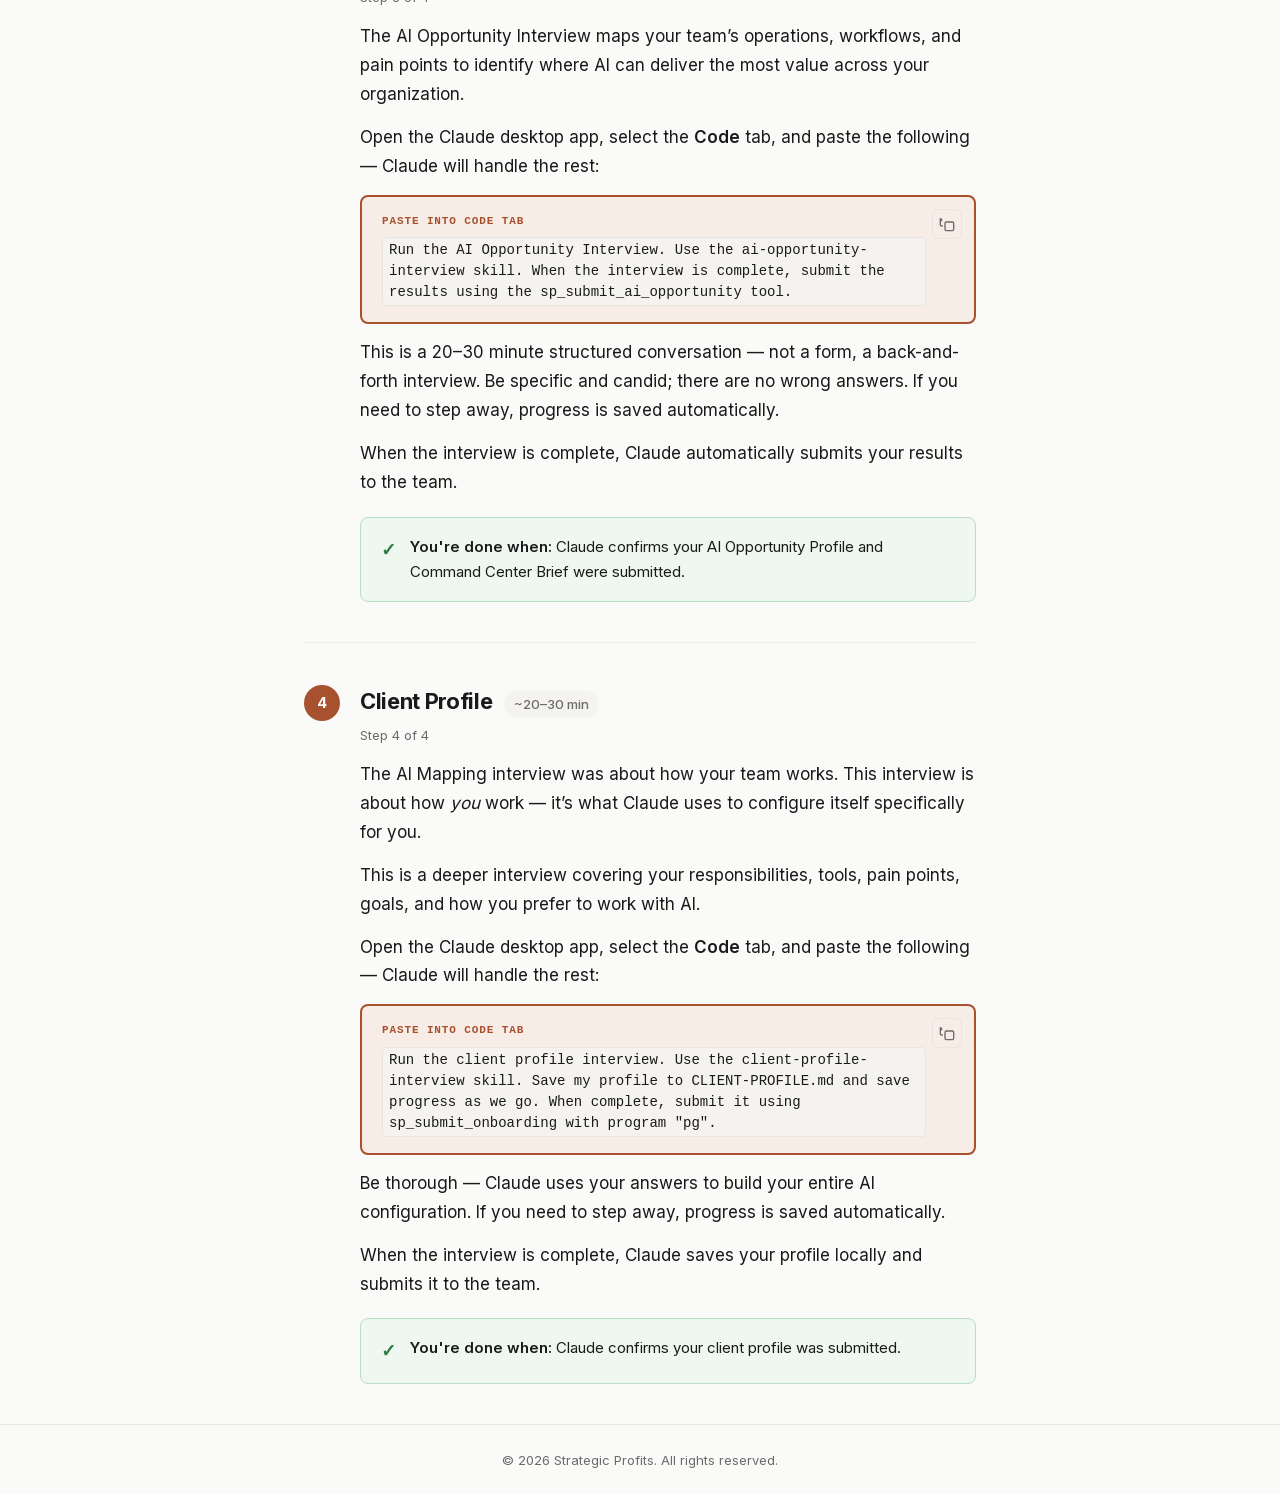
<file: performance-golf/index.html>
<!DOCTYPE html>
<html lang="en">
<head>
  <meta charset="UTF-8">
  <meta name="viewport" content="width=device-width, initial-scale=1.0">
  <title>Get Started — Performance Golf</title>
  <meta name="description" content="Four steps to get started with Performance Golf AI: book your call, set up Claude, complete your AI mapping, and run your client profile.">
  <link rel="stylesheet" href="/style.css?v=20260508f">
  <link rel="icon" href="data:image/svg+xml,<svg xmlns='http://www.w3.org/2000/svg' viewBox='0 0 100 100'><text y='.9em' font-size='90'>⛳</text></svg>">
</head>
<body>
  <a href="#main" class="skip-link">Skip to content</a>

  <nav class="nav" id="nav">
    <div class="nav-inner">
      <a href="/performance-golf/" class="nav-brand">Performance Golf</a>
    </div>
  </nav>

  <div class="progress-bar" id="progress-bar" role="presentation"></div>

  <main id="main">
    <section class="hero">
      <div class="container">
        <div class="hero-badge">Get Started</div>
        <h1>Performance Golf AI Onboarding</h1>
        <p class="hero-sub">This onboarding configures Claude as your AI working partner, calibrated to your role and your workflows. The full process takes approximately 60 minutes across four steps.</p>
        <p class="hero-sub" style="margin-top:0.5rem; font-size:0.95rem; opacity:0.85;">This onboarding is powered by Strategic Profits, Performance Golf&rsquo;s AI implementation partner.</p>
      </div>
    </section>

    <section class="setup-path" id="pg-steps">
      <div class="container">
        <aside class="steps-nav" id="steps-nav" aria-label="Step outline">
          <nav>
            <a href="#pg-step-1" class="steps-nav-item" data-step="1"><span class="steps-nav-num">1</span> Book Your Call</a>
            <a href="#pg-step-2" class="steps-nav-item" data-step="2"><span class="steps-nav-num">2</span> Set Up Claude</a>
            <a href="#pg-step-3" class="steps-nav-item" data-step="3"><span class="steps-nav-num">3</span> AI Mapping</a>
            <a href="#pg-step-4" class="steps-nav-item" data-step="4"><span class="steps-nav-num">4</span> Client Profile</a>
          </nav>
        </aside>

        <div class="step" id="pg-step-1">
          <div class="step-number" aria-hidden="true">1</div>
          <div class="step-content">
            <div class="step-header">
              <h3>Book Your Call with Ben</h3>
              <span class="step-time">~5 min</span>
            </div>
            <p class="step-context">Step 1 of 4</p>

            <p>Your first step is booking a one-on-one call with Ben &mdash; a pre-training check-in session to make sure you are ready to hit the ground running.</p>

            <p>Schedule your call at least 3&ndash;5 days out. Ideally complete Steps 2&ndash;4 before the call, but if you get stuck on something, you can work through that on the call.</p>

            <p><a href="https://meetben.com/pg" target="_blank" rel="noopener" class="step-cta-link">Book Your Call at meetben.com/pg &rarr;</a></p>

            <div class="result-grid">
              <div class="result-card result-success">
                <div class="result-icon" aria-hidden="true">&#10003;</div>
                <div>
                  <strong>You're done when:</strong> You have a confirmed call on the calendar.
                </div>
              </div>
            </div>
          </div>
        </div>

        <div class="step" id="pg-step-2">
          <div class="step-number" aria-hidden="true">2</div>
          <div class="step-content">
            <div class="step-header">
              <h3>Set Up Claude</h3>
              <span class="step-time">~10 min</span>
            </div>
            <p class="step-context">Step 2 of 4</p>

            <p>You will need Claude Code installed and connected to the Strategic Profits Shared MCP server. If this is your first time working with Claude Code, we highly recommend you start with the desktop app.</p>

            <h4>Option A: Desktop App</h4>
            <p>Download and install the Claude desktop app from <a href="https://claude.ai/download" target="_blank" rel="noopener">claude.ai/download</a>. Open it and sign in with your Anthropic account.</p>

            <h4>Option B: CLI (Terminal)</h4>
            <p>If you prefer working in a terminal, install Claude Code via npm:</p>
            <div class="code-block">
              <code>npm install -g @anthropic-ai/claude-code</code>
              <button class="copy-btn" onclick="copyCode(this)" aria-label="Copy to clipboard">
                <svg width="16" height="16" viewBox="0 0 24 24" fill="none" stroke="currentColor" stroke-width="2" stroke-linecap="round" stroke-linejoin="round" aria-hidden="true"><rect x="9" y="9" width="13" height="13" rx="2" ry="2"/><path d="M5 15H4a2 2 0 0 1-2-2V4a2 2 0 0 1 2 2v1"/></svg>
              </button>
            </div>
            <p>Then run <code>claude</code> in your terminal and follow the sign-in prompts.</p>

            <div class="callout callout-info">
              <strong>Recommended model: Opus.</strong> For the best results during onboarding, select Claude Opus as your model before running any commands. In the <strong>desktop app</strong>, select the <strong>Code</strong> tab, then use the model selector in the lower-right corner of the session window to choose Opus. In the <strong>CLI</strong>, type <code>/model claude-opus-4-7</code>.
            </div>

            <h4>Connect Strategic Profits Shared MCP</h4>
            <p>Strategic Profits Shared is the platform that gives your Claude access to your program&rsquo;s skills, interview tools, and submission system. Connecting it lets Claude run your AI mapping, client profile, and automatically deliver your results to the team.</p>
            <p><strong>You'll need:</strong> your Strategic Profits API key (starts with <code>sk_sp_</code>). Use the form below to have it sent to your work email.</p>

            <div class="callout callout-tip" id="api-key-lookup-pg">
              <strong>Obtain your API key here.</strong> Enter your work email below and we will send it to you. Your API key will be sent to your work email after you submit the form.
              <form class="key-lookup-form" onsubmit="return lookupKeyPG(event)">
                <div class="key-lookup-row">
                  <input type="email" id="key-lookup-email-pg" placeholder="you@example.com" required aria-label="Email address">
                  <button type="submit" class="key-lookup-btn">Send My Key</button>
                </div>
                <div id="key-lookup-result-pg" class="key-lookup-result" aria-live="polite"></div>
              </form>
            </div>

            <h4>Option A: Desktop App Config</h4>
            <p>In the Claude desktop app, open <strong>Settings &rarr; Developer &rarr; Edit Config</strong> to open your <code>claude_desktop_config.json</code> file. Add the <code>sp-shared</code> entry below (replace <code>YOUR_SP_API_KEY_HERE</code> with your API key):</p>
            <div class="code-block code-block--run">
              <span class="code-block-label">ADD TO claude_desktop_config.json</span>
              <code>{
  "mcpServers": {
    "sp-shared": {
      "command": "npx",
      "args": [
        "-y",
        "mcp-remote",
        "https://mcp.strategicprofits.com/mcp",
        "--header",
        "Authorization: Bearer YOUR_SP_API_KEY_HERE"
      ]
    }
  }
}</code>
              <button class="copy-btn" onclick="copyCode(this)" aria-label="Copy to clipboard">
                <svg width="16" height="16" viewBox="0 0 24 24" fill="none" stroke="currentColor" stroke-width="2" stroke-linecap="round" stroke-linejoin="round" aria-hidden="true"><rect x="9" y="9" width="13" height="13" rx="2" ry="2"/><path d="M5 15H4a2 2 0 0 1-2-2V4a2 2 0 0 1 2 2v1"/></svg>
              </button>
            </div>
            <p>If the file already has a <code>mcpServers</code> key, add just the <code>"sp-shared": { &hellip; }</code> block inside it. Save the file and restart Claude Desktop. Then open the <strong>Code</strong> tab and ask Claude to <code>run sp_sync in full mode</code> to download shared skills.</p>

            <h4>Option B: CLI (Terminal)</h4>
            <p>If you prefer to configure the server from your terminal, run this command directly (replace <code>YOUR_SP_API_KEY_HERE</code> with your API key):</p>
            <div class="code-block">
              <code>claude mcp add --transport http -s project -H "Authorization: Bearer YOUR_SP_API_KEY_HERE" sp-shared https://mcp.strategicprofits.com/mcp</code>
              <button class="copy-btn" onclick="copyCode(this)" aria-label="Copy to clipboard">
                <svg width="16" height="16" viewBox="0 0 24 24" fill="none" stroke="currentColor" stroke-width="2" stroke-linecap="round" stroke-linejoin="round" aria-hidden="true"><rect x="9" y="9" width="13" height="13" rx="2" ry="2"/><path d="M5 15H4a2 2 0 0 1-2-2V4a2 2 0 0 1 2 2v1"/></svg>
              </button>
            </div>
            <p>Then open Claude Code and ask it to <code>run sp_sync in full mode</code> to download shared skills.</p>

            <div class="result-grid">
              <div class="result-card result-success">
                <div class="result-icon" aria-hidden="true">&#10003;</div>
                <div>
                  <strong>You're done when:</strong> Claude confirms sp_sync completed and skills were downloaded.
                </div>
              </div>
            </div>
          </div>
        </div>

        <div class="step" id="pg-step-3">
          <div class="step-number" aria-hidden="true">3</div>
          <div class="step-content">
            <div class="step-header">
              <h3>Complete Your AI Mapping</h3>
              <span class="step-time">~20&ndash;30 min</span>
            </div>
            <p class="step-context">Step 3 of 4</p>

            <p>The AI Opportunity Interview maps your team&rsquo;s operations, workflows, and pain points to identify where AI can deliver the most value across your organization.</p>

            <p>Open the Claude desktop app, select the <strong>Code</strong> tab, and paste the following &mdash; Claude will handle the rest:</p>
            <div class="code-block code-block--run">
              <span class="code-block-label">PASTE INTO CODE TAB</span>
              <code>Run the AI Opportunity Interview. Use the ai-opportunity-interview skill. When the interview is complete, submit the results using the sp_submit_ai_opportunity tool.</code>
              <button class="copy-btn" onclick="copyCode(this)" aria-label="Copy to clipboard">
                <svg width="16" height="16" viewBox="0 0 24 24" fill="none" stroke="currentColor" stroke-width="2" stroke-linecap="round" stroke-linejoin="round" aria-hidden="true"><rect x="9" y="9" width="13" height="13" rx="2" ry="2"/><path d="M5 15H4a2 2 0 0 1-2-2V4a2 2 0 0 1 2 2v1"/></svg>
              </button>
            </div>

            <p>This is a 20&ndash;30 minute structured conversation &mdash; not a form, a back-and-forth interview. Be specific and candid; there are no wrong answers. If you need to step away, progress is saved automatically.</p>

            <p>When the interview is complete, Claude automatically submits your results to the team.</p>

            <div class="result-grid">
              <div class="result-card result-success">
                <div class="result-icon" aria-hidden="true">&#10003;</div>
                <div>
                  <strong>You're done when:</strong> Claude confirms your AI Opportunity Profile and Command Center Brief were submitted.
                </div>
              </div>
            </div>
          </div>
        </div>

        <div class="step" id="pg-step-4">
          <div class="step-number" aria-hidden="true">4</div>
          <div class="step-content">
            <div class="step-header">
              <h3>Client Profile</h3>
              <span class="step-time">~20&ndash;30 min</span>
            </div>
            <p class="step-context">Step 4 of 4</p>

            <p>The AI Mapping interview was about how your team works. This interview is about how <em>you</em> work &mdash; it&rsquo;s what Claude uses to configure itself specifically for you.</p>

            <p>This is a deeper interview covering your responsibilities, tools, pain points, goals, and how you prefer to work with AI.</p>

            <p>Open the Claude desktop app, select the <strong>Code</strong> tab, and paste the following &mdash; Claude will handle the rest:</p>
            <div class="code-block code-block--run">
              <span class="code-block-label">PASTE INTO CODE TAB</span>
              <code>Run the client profile interview. Use the client-profile-interview skill. Save my profile to CLIENT-PROFILE.md and save progress as we go. When complete, submit it using sp_submit_onboarding with program "pg".</code>
              <button class="copy-btn" onclick="copyCode(this)" aria-label="Copy to clipboard">
                <svg width="16" height="16" viewBox="0 0 24 24" fill="none" stroke="currentColor" stroke-width="2" stroke-linecap="round" stroke-linejoin="round" aria-hidden="true"><rect x="9" y="9" width="13" height="13" rx="2" ry="2"/><path d="M5 15H4a2 2 0 0 1-2-2V4a2 2 0 0 1 2 2v1"/></svg>
              </button>
            </div>

            <p>Be thorough &mdash; Claude uses your answers to build your entire AI configuration. If you need to step away, progress is saved automatically.</p>

            <p>When the interview is complete, Claude saves your profile locally and submits it to the team.</p>

            <div class="result-grid">
              <div class="result-card result-success">
                <div class="result-icon" aria-hidden="true">&#10003;</div>
                <div>
                  <strong>You're done when:</strong> Claude confirms your client profile was submitted.
                </div>
              </div>
            </div>
          </div>
        </div>


      </div>
    </section>
  </main>

  <footer class="footer">
    <div class="container">
      <p>&copy; 2026 Strategic Profits. All rights reserved.</p>
    </div>
  </footer>

  <script>
    function onScroll() {
      requestAnimationFrame(function() {
        var h = document.documentElement;
        var pct = h.scrollTop / (h.scrollHeight - h.clientHeight);
        document.getElementById('progress-bar').style.transform = 'scaleX(' + (pct || 0) + ')';
        document.getElementById('nav').classList.toggle('nav-scrolled', window.scrollY > 40);
        updateStepNav();
      });
    }
    window.addEventListener('scroll', onScroll, { passive: true });

    function updateStepNav() {
      var steps = document.querySelectorAll('.step');
      var items = document.querySelectorAll('.steps-nav-item');
      var current = 0;
      for (var i = 0; i < steps.length; i++) {
        if (steps[i].getBoundingClientRect().top < window.innerHeight * 0.5) current = i;
      }
      for (var j = 0; j < items.length; j++) {
        items[j].classList.toggle('active', j === current);
        items[j].classList.toggle('done', j < current);
      }
    }

    function copyCode(btn) {
      var code = btn.parentElement.querySelector('code').textContent;
      navigator.clipboard.writeText(code).then(function() {
        btn.classList.add('copied');
        setTimeout(function() { btn.classList.remove('copied'); }, 1500);
      });
    }

    function lookupKeyPG(e) {
      e.preventDefault();
      var email = document.getElementById('key-lookup-email-pg').value.trim();
      var result = document.getElementById('key-lookup-result-pg');
      var btn = e.target.querySelector('.key-lookup-btn');
      if (!email) return false;
      btn.disabled = true;
      btn.textContent = 'Sending...';
      result.className = 'key-lookup-result';
      result.textContent = '';
      fetch('https://mcp.strategicprofits.com/api/lookup-key', {
        method: 'POST',
        headers: { 'Content-Type': 'application/json' },
        body: JSON.stringify({ email: email })
      }).then(function(r) { return r.json(); }).then(function(data) {
        if (data.success) {
          result.className = 'key-lookup-result key-lookup-success';
          result.textContent = 'Check your email for your API key.';
        } else {
          result.className = 'key-lookup-result key-lookup-error';
          result.textContent = data.error || 'Something went wrong. Try again, or email mail@strategicprofits.com for help.';
        }
      }).catch(function() {
        result.className = 'key-lookup-result key-lookup-error';
        result.textContent = 'Something went wrong. Try again, or email mail@strategicprofits.com for help.';
      }).finally(function() {
        btn.disabled = false;
        btn.textContent = 'Send My Key';
      });
      return false;
    }

    updateStepNav();
  </script>
</body>
</html>
</file>
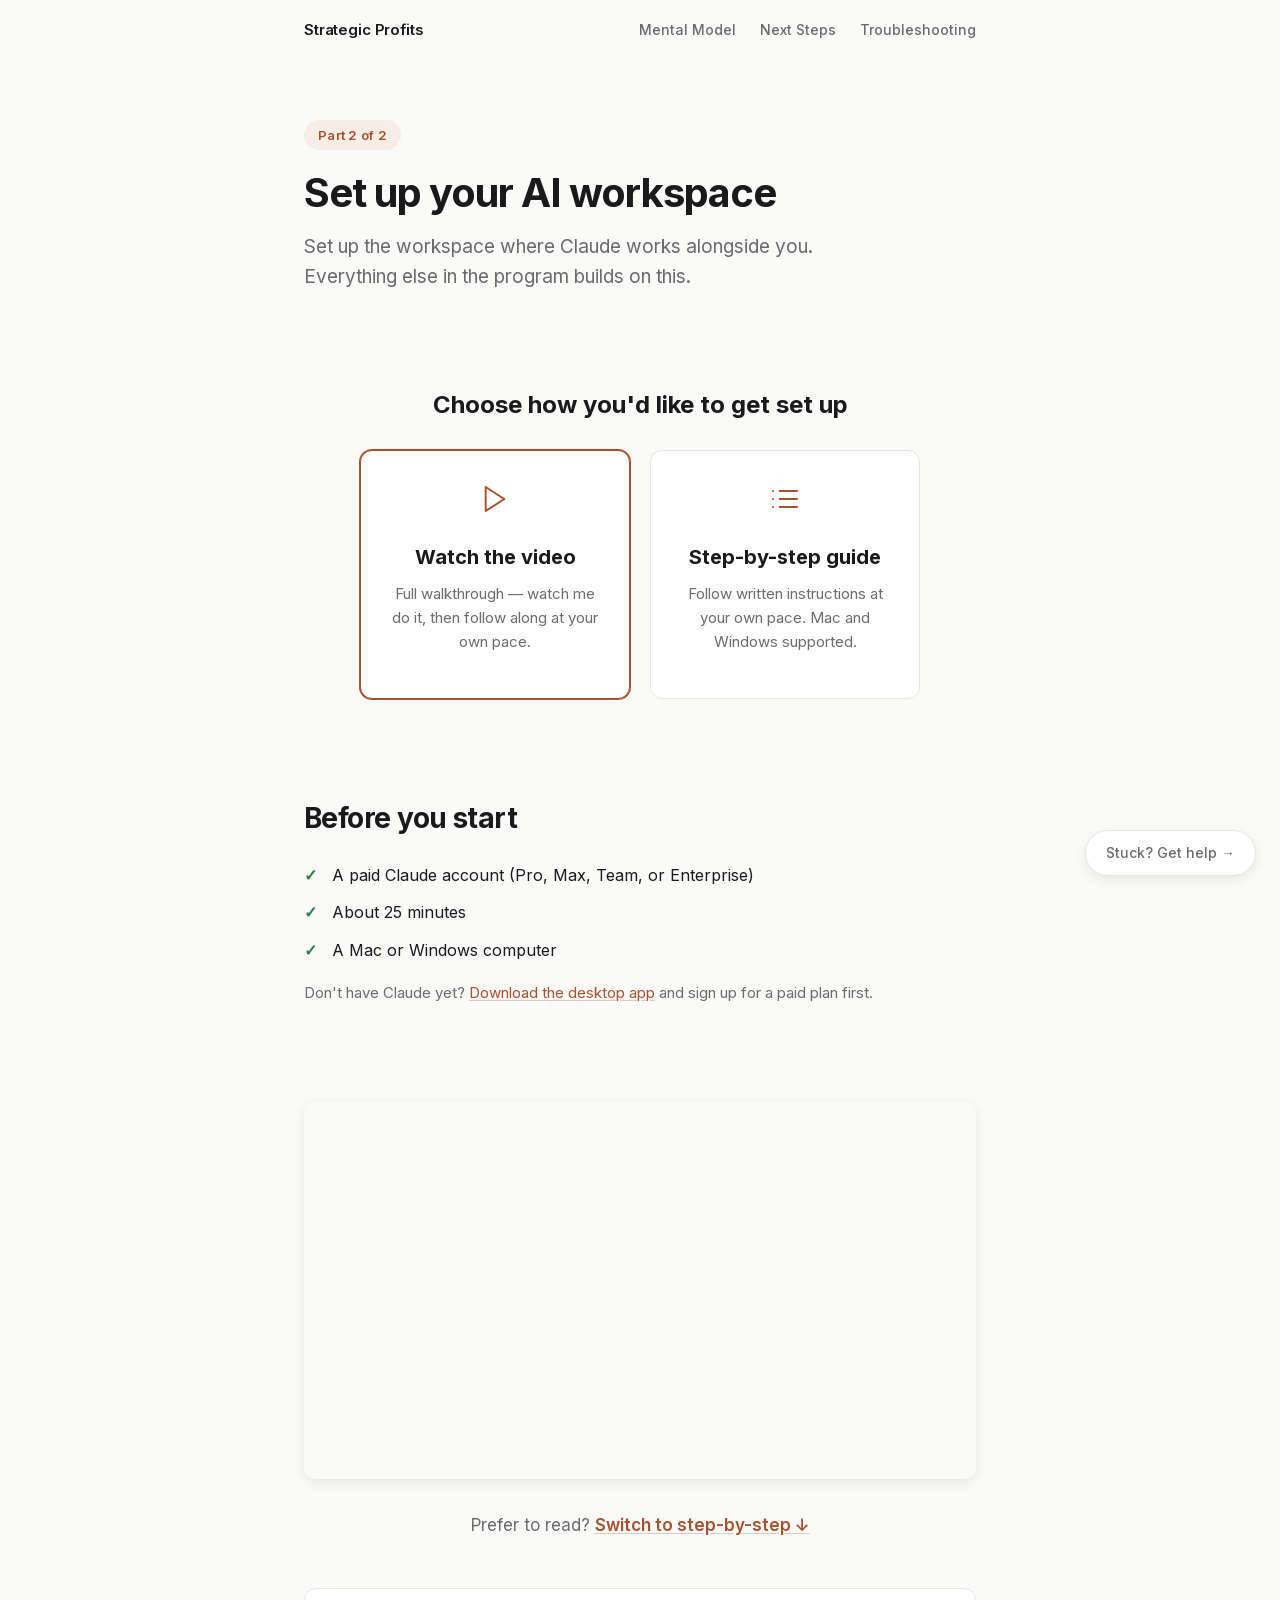
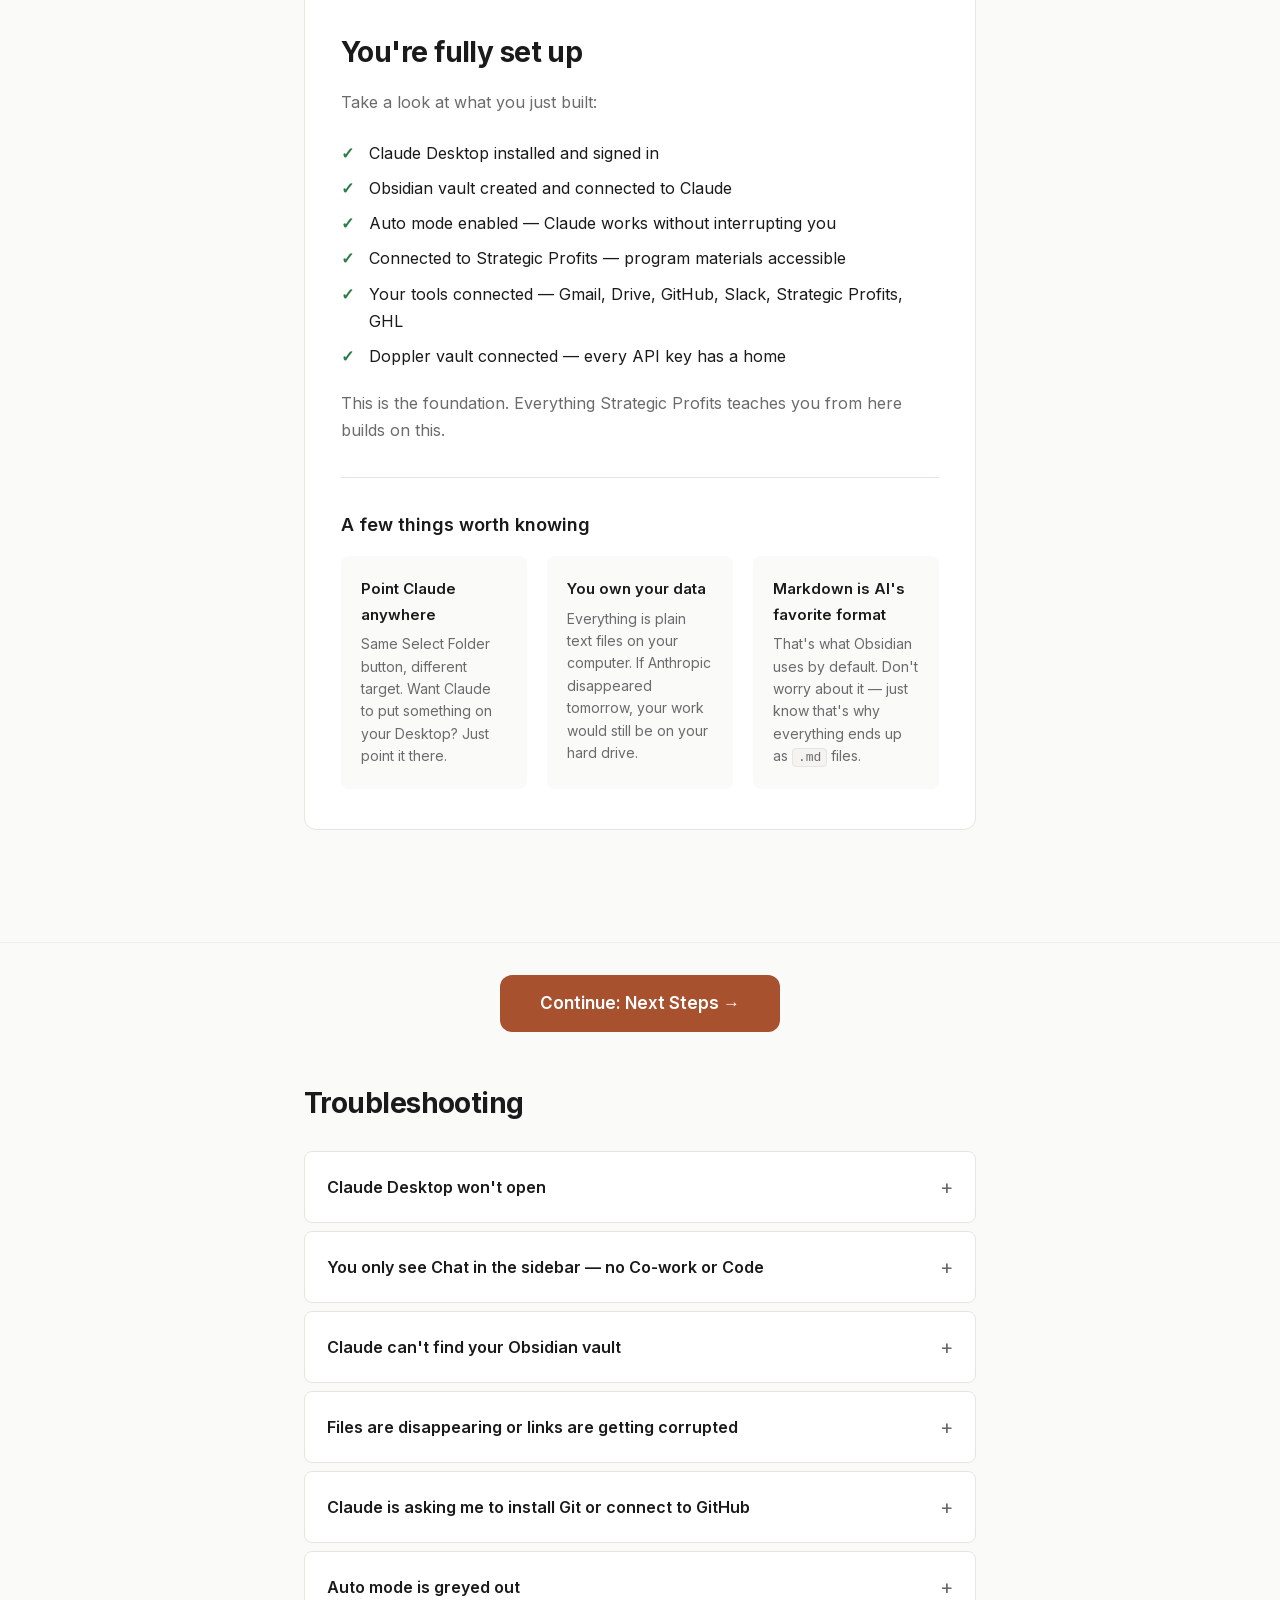
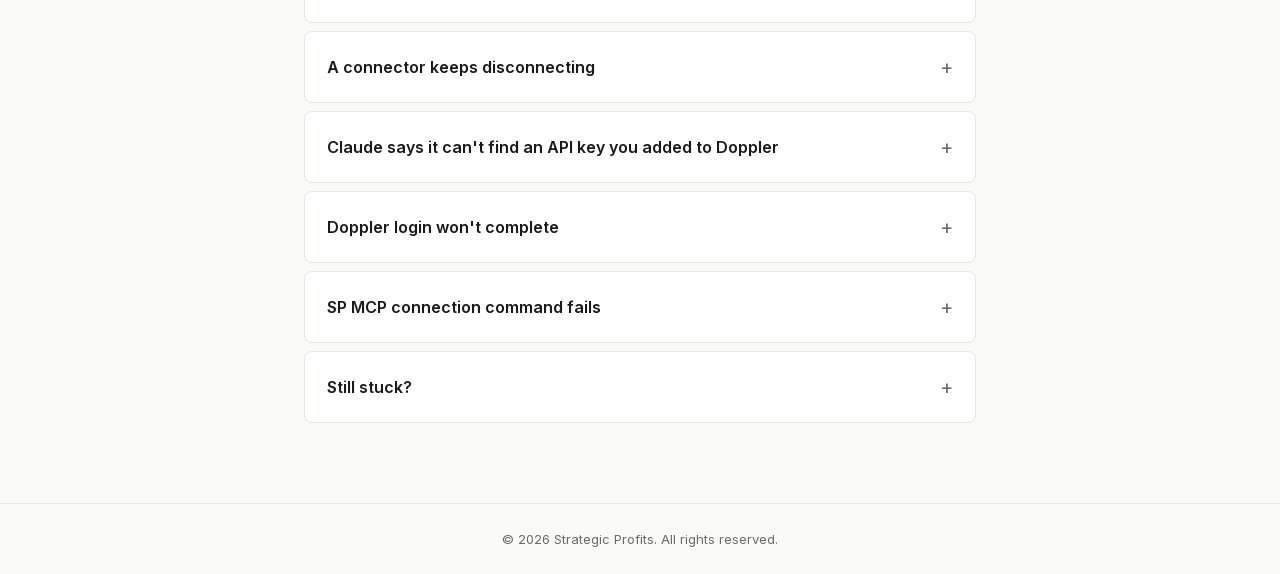
<file: setup/index.html>
<!DOCTYPE html>
<html lang="en">
<head>
  <meta charset="UTF-8">
  <meta name="viewport" content="width=device-width, initial-scale=1.0">
  <title>Setup — Strategic Profits</title>
  <meta name="description" content="Set up the workspace where Claude works alongside you. Watch the video or follow step-by-step.">
  <link rel="stylesheet" href="/style.css?v=20260508f">
  <link rel="icon" href="data:image/svg+xml,<svg xmlns='http://www.w3.org/2000/svg' viewBox='0 0 100 100'><text y='.9em' font-size='90'>🚀</text></svg>">
</head>
<body>
  <a href="#setup" class="skip-link">Skip to content</a>

  <nav class="nav" id="nav">
    <div class="nav-inner">
      <a href="/" class="nav-brand">Strategic Profits</a>
      <div class="nav-links">
        <a href="/" class="program-badge" id="program-badge" title="Change program" onclick="document.cookie='sp-program=;path=/;max-age=0'"></a>
        <a href="/mental-model/">Mental Model</a>
        <a href="/next-steps/">Next Steps</a>
        <a href="#troubleshooting">Troubleshooting</a>
      </div>
    </div>
  </nav>

  <div class="progress-bar" id="progress-bar" role="presentation"></div>

  <main>
    <section class="hero">
      <div class="container">
        <div class="hero-badge">Part 2 of 2</div>
        <h1>Set up your AI workspace</h1>
        <p class="hero-sub">Set up the workspace where Claude works alongside you. Everything else in the program builds on this.</p>
      </div>
    </section>

    <section class="setup-choice" id="setup">
      <div class="container">
        <h2>Choose how you'd like to get set up</h2>
        <div class="choice-grid">
          <button class="choice-card choice-card--active" id="btn-video" onclick="showPath('video')">
            <div class="choice-icon">
              <svg width="32" height="32" viewBox="0 0 24 24" fill="none" stroke="currentColor" stroke-width="1.5" stroke-linecap="round" stroke-linejoin="round"><polygon points="5 3 19 12 5 21 5 3"/></svg>
            </div>
            <h3>Watch the video</h3>
            <p>Full walkthrough — watch me do it, then follow along at your own pace.</p>
          </button>
          <button class="choice-card" id="btn-steps" onclick="showPath('steps')">
            <div class="choice-icon">
              <svg width="32" height="32" viewBox="0 0 24 24" fill="none" stroke="currentColor" stroke-width="1.5" stroke-linecap="round" stroke-linejoin="round"><line x1="8" y1="6" x2="21" y2="6"/><line x1="8" y1="12" x2="21" y2="12"/><line x1="8" y1="18" x2="21" y2="18"/><line x1="3" y1="6" x2="3.01" y2="6"/><line x1="3" y1="12" x2="3.01" y2="12"/><line x1="3" y1="18" x2="3.01" y2="18"/></svg>
            </div>
            <h3>Step-by-step guide</h3>
            <p>Follow written instructions at your own pace. Mac and Windows supported.</p>
          </button>
        </div>
      </div>
    </section>

    <section class="setup-path" id="path-video">
      <div class="container">
        <div class="prereqs">
          <h2>Before you start</h2>
          <ul class="prereqs-list">
            <li>A paid Claude account (Pro, Max, Team, or Enterprise)</li>
            <li>About 25 minutes</li>
            <li>A Mac or Windows computer</li>
          </ul>
          <p class="prereqs-note">Don't have Claude yet? <a href="https://claude.com/download" target="_blank" rel="noopener">Download the desktop app</a> and sign up for a paid plan first.</p>
        </div>

        <div class="video-embed">
          <div class="loom-container">
            <iframe src="https://www.loom.com/embed/d9e40af457c04617a1ed6e63a678f5fe" frameborder="0" webkitallowfullscreen mozallowfullscreen allowfullscreen loading="lazy" title="Setup walkthrough video"></iframe>
          </div>
        </div>

        <p style="text-align:center;margin-top:24px;color:var(--color-text-secondary);">Prefer to read? <a href="#" onclick="showPath('steps');return false;" style="color:var(--color-accent);font-weight:600;">Switch to step-by-step &darr;</a></p>
      </div>
    </section>

    <section class="setup-path" id="path-steps" style="display:none;">
      <div class="container">
        <div class="prereqs">
          <h2>Before you start</h2>
          <ul class="prereqs-list">
            <li>A paid Claude account (Pro, Max, Team, or Enterprise)</li>
            <li>About 25 minutes</li>
            <li>A Mac or Windows computer</li>
          </ul>
          <p class="prereqs-note">Don't have Claude yet? <a href="https://claude.com/download" target="_blank" rel="noopener">Download the desktop app</a> and sign up for a paid plan first.</p>
        </div>

        <p style="text-align:center;margin:24px 0;color:var(--color-text-secondary);">Prefer to watch? <a href="#" onclick="showPath('video');return false;" style="color:var(--color-accent);font-weight:600;">Switch to video walkthrough &uarr;</a></p>
      </div>

      <div class="container">
        <aside class="steps-nav" id="steps-nav" aria-label="Step outline">
          <nav>
            <a href="#step-1" class="steps-nav-item" data-step="1"><span class="steps-nav-num">1</span> Install Claude Desktop</a>
            <a href="#step-2" class="steps-nav-item" data-step="2"><span class="steps-nav-num">2</span> Sign in</a>
            <a href="#step-3" class="steps-nav-item" data-step="3"><span class="steps-nav-num">3</span> Install Obsidian</a>
            <a href="#step-4" class="steps-nav-item" data-step="4"><span class="steps-nav-num">4</span> Create your vault</a>
            <a href="#step-5" class="steps-nav-item" data-step="5"><span class="steps-nav-num">5</span> Connect Claude to vault</a>
            <a href="#step-6" class="steps-nav-item" data-step="6"><span class="steps-nav-num">6</span> Test the connection</a>
            <a href="#step-7" class="steps-nav-item" data-step="7"><span class="steps-nav-num">7</span> Turn on auto mode</a>
            <a href="#step-8" class="steps-nav-item" data-step="8"><span class="steps-nav-num">8</span> Connect to SP MCP</a>
            <a href="#step-9" class="steps-nav-item" data-step="9"><span class="steps-nav-num">9</span> Connect your tools</a>
            <a href="#step-10" class="steps-nav-item" data-step="10"><span class="steps-nav-num">10</span> Set up Key Vault</a>
          </nav>
          <div class="os-toggle" role="radiogroup" aria-label="Operating system">
            <button class="os-btn active" data-os="mac" role="radio" aria-checked="true">Mac</button>
            <button class="os-btn" data-os="win" role="radio" aria-checked="false">Windows</button>
          </div>
        </aside>

        <div class="step" id="step-1">
          <div class="step-number" aria-hidden="true">1</div>
          <div class="step-content">
            <div class="step-header">
              <h3>Download and install Claude Desktop</h3>
              <span class="step-time">~2 min</span>
            </div>
            <p class="step-context">Step 1 of 10</p>
            <p>Head over to <a href="https://claude.com/download" target="_blank" rel="noopener">claude.com/download</a>.</p>
            <div class="os-mac">
              <ol>
                <li>Click <strong>Download for Mac</strong></li>
                <li>Open the <code>.dmg</code> file that downloads</li>
                <li>Drag the Claude icon into your Applications folder</li>
                <li>Open Claude from Applications (or hit <kbd>&#8984;</kbd>+<kbd>Space</kbd>, type "Claude")</li>
              </ol>
            </div>
            <div class="os-win">
              <ol>
                <li>Click <strong>Download for Windows</strong></li>
                <li>Run the <code>.exe</code> installer that downloads</li>
                <li>Follow the install prompts — defaults are fine</li>
                <li>Open Claude from the Start menu (or hit <kbd>Win</kbd>, type "Claude")</li>
              </ol>
            </div>
          </div>
        </div>

        <div class="step" id="step-2">
          <div class="step-number" aria-hidden="true">2</div>
          <div class="step-content">
            <div class="step-header">
              <h3>Sign in to Claude Desktop</h3>
              <span class="step-time">~1 min</span>
            </div>
            <p class="step-context">Step 2 of 10</p>
            <p>Open the Claude Desktop app.</p>
            <ul>
              <li>If you see a sign-in prompt, sign in with the email you used when you joined the program.</li>
              <li>If you don't see a sign-in prompt, look at the <strong>bottom-left corner</strong> of the app — there's a little icon there. Click it, then sign in.</li>
            </ul>
            <p>Anthropic will email you a confirmation link. Click it to finish signing in.</p>
            <div class="callout callout-info">
              <strong>After signing in</strong>, you should see three tabs in the sidebar: Chat, Co-work, and Code. We'll be using <strong>Code</strong>.
            </div>
            <p>When you first open Claude Code, a popup might ask you to install Git or connect to GitHub. Click <strong>Allow</strong> on both. GitHub is where developers store and back up code — Claude uses it under the hood.</p>
          </div>
        </div>

        <div class="step" id="step-3">
          <div class="step-number" aria-hidden="true">3</div>
          <div class="step-content">
            <div class="step-header">
              <h3>Download and install Obsidian</h3>
              <span class="step-time">~2 min</span>
            </div>
            <p class="step-context">Step 3 of 10</p>
            <p>Head over to <a href="https://obsidian.md/" target="_blank" rel="noopener">obsidian.md</a>.</p>
            <div class="os-mac">
              <ol>
                <li>Click <strong>Get Obsidian</strong></li>
                <li>Download the <strong>macOS</strong> version</li>
                <li>Open the <code>.dmg</code> and drag the Obsidian icon into your Applications folder</li>
                <li>Open Obsidian — you'll land on a welcome screen</li>
              </ol>
            </div>
            <div class="os-win">
              <ol>
                <li>Click <strong>Get Obsidian</strong></li>
                <li>Download the <strong>Windows</strong> version</li>
                <li>Run the installer — defaults are fine</li>
                <li>Open Obsidian — you'll land on a welcome screen</li>
              </ol>
            </div>
          </div>
        </div>

        <div class="step" id="step-4">
          <div class="step-number" aria-hidden="true">4</div>
          <div class="step-content">
            <div class="step-header">
              <h3>Create your Obsidian vault</h3>
              <span class="step-time">~2 min</span>
            </div>
            <p class="step-context">Step 4 of 10</p>
            <p>A "vault" is just a folder on your computer where Obsidian keeps your work. Don't overthink it.</p>

            <h4 class="substep">4a. Name your vault</h4>
            <ol>
              <li>In Obsidian, click <strong>Create new vault</strong></li>
              <li>Name your vault — something simple and memorable. <em>Strategic Profits</em> works great.</li>
            </ol>

            <h4 class="substep">4b. Choose where to save it</h4>
            <ol>
              <li>Click <strong>Browse</strong> to pick where the folder lives on your computer</li>
            </ol>
            <div class="os-mac">
              <div class="callout callout-warning">
                <strong>Save your vault locally — NOT in iCloud, Dropbox, or Google Drive.</strong>
                <p>Two reasons:</p>
                <ul>
                  <li>Obsidian uses links between your notes, and cloud folders corrupt those links over time.</li>
                  <li>On Mac, Apple sometimes tightens iCloud restrictions and blocks Claude from reading iCloud folders entirely. Even if it works today, a macOS update could break it tomorrow.</li>
                </ul>
                <p><strong>Safe place:</strong> your home folder — e.g., <code>/Users/yourname/</code>. Avoid Desktop and Documents — on most Macs, both are automatically synced to iCloud even if you didn't set that up yourself.</p>
              </div>
            </div>
            <div class="os-win">
              <div class="callout callout-warning">
                <strong>Save your vault locally — NOT in OneDrive, Dropbox, or Google Drive.</strong>
                <p>Two reasons:</p>
                <ul>
                  <li>Obsidian uses links between your notes, and cloud-synced folders corrupt those links over time.</li>
                  <li>OneDrive's "Files On-Demand" feature can offload files to the cloud, which breaks Claude's ability to read them.</li>
                </ul>
                <p><strong>Safe places:</strong> your Documents folder (if it's not synced to OneDrive), your Desktop, or <code>C:\Vaults\</code>. Just somewhere local on your machine.</p>
              </div>
            </div>
            <ol start="2">
              <li>Click <strong>Create</strong></li>
              <li>Obsidian opens to your new (empty) vault</li>
            </ol>
            <div class="callout callout-tip">
              <strong>Tip:</strong> Want to rename your vault later? Click the vault icon in the bottom-left &rarr; Manage vaults &rarr; click the three dots next to your vault &rarr; Rename. One vault is plenty.
            </div>
          </div>
        </div>

        <div class="step" id="step-5">
          <div class="step-number" aria-hidden="true">5</div>
          <div class="step-content">
            <div class="step-header">
              <h3>Connect Claude Code to your vault</h3>
              <span class="step-time">~1 min</span>
            </div>
            <p class="step-context">Step 5 of 10</p>
            <p>This is the step that makes the magic happen — Claude Code being able to actually read and write inside your Obsidian vault.</p>
            <ol>
              <li>In Claude Desktop, click the <strong>Code</strong> tab in the sidebar</li>
              <li>You'll see a button that says <strong>Select folder</strong> (or "Choose a different folder" if you've used it before)</li>
              <li>Click it, then navigate to your Obsidian vault folder — wherever you saved it in Step 4</li>
              <li>Select the vault folder &rarr; click <strong>Open</strong></li>
              <li>Start a new session</li>
            </ol>
            <p>Claude Code is now pointed at your Obsidian vault. Anything it creates from here on out gets saved straight into Obsidian.</p>
            <div class="callout callout-info">
              The first time Claude tries to write to your vault, you'll see a popup asking permission. Click <strong>Allow</strong>. If you accidentally click Deny, just remove the folder and re-add it — the prompt comes back.
            </div>
          </div>
        </div>

        <div class="step step-verification" id="step-6">
          <div class="step-number" aria-hidden="true">6</div>
          <div class="step-content">
            <div class="step-header">
              <h3>Test the connection</h3>
              <span class="step-time">~1 min</span>
            </div>
            <p class="step-context">Step 6 of 10 — Verification</p>
            <p>Time to make sure the two apps are actually talking to each other.</p>
            <p>In Claude Code, paste this prompt:</p>
            <div class="code-block">
              <code>Please create a new folder in my Obsidian vault called TEST FOLDER.</code>
              <button class="copy-btn" onclick="copyCode(this)" aria-label="Copy to clipboard">
                <svg width="16" height="16" viewBox="0 0 24 24" fill="none" stroke="currentColor" stroke-width="2" stroke-linecap="round" stroke-linejoin="round" aria-hidden="true"><rect x="9" y="9" width="13" height="13" rx="2" ry="2"/><path d="M5 15H4a2 2 0 0 1-2-2V4a2 2 0 0 1-2-2h9a2 2 0 0 1 2 2v1"/></svg>
              </button>
            </div>
            <p>When Claude asks permission, click <strong>Allow</strong>.</p>
            <p>Now open Obsidian. You should see a new <strong>TEST FOLDER</strong> in the left sidebar.</p>

            <div class="result-grid">
              <div class="result-card result-success">
                <div class="result-icon" aria-hidden="true">&#10003;</div>
                <div>
                  <strong>You're connected.</strong> Continue below.
                </div>
              </div>
              <div class="result-card result-fail">
                <div class="result-icon" aria-hidden="true">&#10007;</div>
                <div>
                  <strong>Don't see TEST FOLDER? Stop here.</strong>
                  <p>Don't continue to the next part of the program until this works. <a href="#troubleshooting">Jump to troubleshooting &rarr;</a></p>
                </div>
              </div>
            </div>
          </div>
        </div>

        <div class="step" id="step-7">
          <div class="step-number" aria-hidden="true">7</div>
          <div class="step-content">
            <div class="step-header">
              <h3>Let Claude work without interruption</h3>
              <span class="step-time">~2 min</span>
            </div>
            <p class="step-context">Step 7 of 10</p>
            <p>By default, Claude asks for permission before every action — every file it creates, every command it runs. That's safe, but it gets in the way fast. Auto mode flips this: a separate safety system reviews each action <em>before</em> Claude takes it, blocks anything risky, and lets the safe stuff run automatically.</p>
            <p>You stay in control. Claude stops interrupting you.</p>

            <details class="faq-item">
              <summary>What auto mode actually does</summary>
              <div class="faq-body">
                <p>Before every action Claude takes, a separate classifier reviews it. Things like creating files in your vault or running normal commands get a green light automatically. Things like deleting files outside your vault, sending data to unknown places, or running suspicious code get blocked and require your manual approval.</p>
                <p>You can turn auto mode off any time. You can also tell Claude in the chat "wait until I review before deploying" and the classifier will enforce that until you say otherwise.</p>
              </div>
            </details>

            <div class="callout callout-warning">
              <strong>Auto mode requires a Claude Max, Team, or Enterprise plan.</strong> If you're on the Pro plan, this option won't be available — see the fallback at the bottom of this step.
            </div>

            <h4 class="substep">7a. Enable auto mode in your account</h4>
            <ol>
              <li>Go to <a href="https://claude.com/settings" target="_blank" rel="noopener">claude.com/settings</a> in your browser</li>
              <li>Find the <strong>Claude Code</strong> section</li>
              <li>Toggle <strong>Allow auto permissions mode</strong> ON</li>
              <li>Save</li>
            </ol>
            <p>If you're on a Team or Enterprise plan and don't see this toggle, your admin needs to enable it in Organization Settings &rarr; Claude Code first.</p>

            <h4 class="substep">7b. Switch your current session into auto mode</h4>
            <ol>
              <li>Go back to Claude Desktop, Code tab</li>
              <li>Look at the bottom of the chat for the permission mode indicator</li>
              <li>Press <kbd>Shift</kbd>+<kbd>Tab</kbd> to cycle through modes: default &rarr; acceptEdits &rarr; plan &rarr; auto</li>
              <li>When you see <strong>auto</strong> in the indicator, you're done</li>
              <li>The first time you cycle to auto, you'll see an opt-in prompt — accept it</li>
            </ol>
            <div class="callout callout-info">
              If auto mode is greyed out, restart Claude Desktop completely (quit and reopen) and try again. The settings change sometimes needs a restart to take effect.
            </div>

            <div class="result-grid">
              <div class="result-card result-success">
                <div class="result-icon" aria-hidden="true">&#10003;</div>
                <div>
                  <strong>You're in auto mode when:</strong> the indicator at the bottom of the Code tab says <code>auto</code>. Type <em>"Create a file called test-auto.md in my vault with the words 'auto mode works' inside it"</em> and Claude should do it without asking permission. Open Obsidian and confirm the file is there. Delete it when you're satisfied.
                </div>
              </div>
              <div class="result-card result-fail">
                <div class="result-icon" aria-hidden="true">&#10007;</div>
                <div>
                  <strong>Auto mode is greyed out or you're on the Pro plan?</strong>
                  <p>Cycle to <strong>acceptEdits</strong> instead (Shift+Tab once from default). You'll get auto-approval on file changes, but Claude will still ask before running terminal commands. You can come back and enable auto mode later if you upgrade.</p>
                </div>
              </div>
            </div>
          </div>
        </div>

        <div class="step" id="step-8">
          <div class="step-number" aria-hidden="true">8</div>
          <div class="step-content">
            <div class="step-header">
              <h3>Connect to SP MCP</h3>
              <span class="step-time">~5 min</span>
            </div>
            <p class="step-context">Step 8 of 10</p>
            <p>This connects Claude to the Strategic Profits platform so it can access your program materials, shared resources, and community tools.</p>
            <p><strong>You'll need:</strong> your SP API key (starts with <code>sk_sp_</code>, emailed to you when you enrolled).</p>

            <div class="callout callout-tip" id="api-key-lookup-10">
              <strong>Can't find your API key?</strong> Enter your email below and we'll resend it.
              <form class="key-lookup-form" onsubmit="return lookupKey10(event)">
                <div class="key-lookup-row">
                  <input type="email" id="key-lookup-email-10" placeholder="you@example.com" required aria-label="Email address">
                  <button type="submit" class="key-lookup-btn">Resend my key</button>
                </div>
                <div id="key-lookup-result-10" class="key-lookup-result" aria-live="polite"></div>
              </form>
            </div>

            <p>Choose the method that matches how you're using Claude:</p>

            <div class="connect-toggle" role="radiogroup" aria-label="Connection method">
              <button class="connect-toggle-btn" onclick="showConnectPath('cli')" role="radio" aria-checked="false">Claude Code (CLI)</button>
              <button class="connect-toggle-btn active" onclick="showConnectPath('desktop')" role="radio" aria-checked="true">Claude Desktop App</button>
            </div>

            <div class="connect-path" id="connect-cli" style="display:none;">
              <h4 class="substep">Via Claude Code (CLI)</h4>
              <p>Run this command in your terminal. Replace <code>YOUR_SP_API_KEY_HERE</code> with your actual SP API key:</p>
              <div class="code-block">
                <code>claude mcp add-json sp-shared '{"type":"http","url":"https://mcp.strategicprofits.com/mcp","headers":{"Authorization":"Bearer YOUR_SP_API_KEY_HERE"}}' --scope user</code>
                <button class="copy-btn" onclick="copyCode(this)" aria-label="Copy to clipboard">
                  <svg width="16" height="16" viewBox="0 0 24 24" fill="none" stroke="currentColor" stroke-width="2" stroke-linecap="round" stroke-linejoin="round" aria-hidden="true"><rect x="9" y="9" width="13" height="13" rx="2" ry="2"/><path d="M5 15H4a2 2 0 0 1-2-2V4a2 2 0 0 1 2 2v1"/></svg>
                </button>
              </div>
              <p>That's it. The connection is active immediately.</p>
            </div>

            <div class="connect-path" id="connect-desktop">
              <h4 class="substep">Via Claude Desktop App</h4>
              <p>Run this in Claude Code, replacing <code>YOUR_SP_API_KEY_HERE</code> with your actual SP API key:</p>
              <div class="code-block code-block--run">
                <span class="code-block-label">RUN THIS COMMAND</span>
                <code>Add the sp-shared MCP server to my claude_desktop_config.json file. Here is the config to add:</code>
                <button class="copy-btn" onclick="copyCode(this)" aria-label="Copy to clipboard">
                  <svg width="16" height="16" viewBox="0 0 24 24" fill="none" stroke="currentColor" stroke-width="2" stroke-linecap="round" stroke-linejoin="round" aria-hidden="true"><rect x="9" y="9" width="13" height="13" rx="2" ry="2"/><path d="M5 15H4a2 2 0 0 1-2-2V4a2 2 0 0 1 2 2v1"/></svg>
                </button>
              </div>
              <p>Then paste this JSON snippet into the same message:</p>
              <div class="code-block">
                <code>"sp-shared": {
  "command": "npx",
  "args": [
    "mcp-remote",
    "https://mcp.strategicprofits.com/mcp",
    "--header",
    "Authorization:${AUTH_HEADER}"
  ],
  "env": {
    "AUTH_HEADER": "Bearer YOUR_SP_API_KEY_HERE"
  }
}</code>
                <button class="copy-btn" onclick="copyCode(this)" aria-label="Copy to clipboard">
                  <svg width="16" height="16" viewBox="0 0 24 24" fill="none" stroke="currentColor" stroke-width="2" stroke-linecap="round" stroke-linejoin="round" aria-hidden="true"><rect x="9" y="9" width="13" height="13" rx="2" ry="2"/><path d="M5 15H4a2 2 0 0 1-2-2V4a2 2 0 0 1 2 2v1"/></svg>
                </button>
              </div>
              <p>Claude handles the merge &mdash; no manual JSON editing, no comma or bracket issues, and it works even if you already have other MCP servers configured.</p>
              <div class="os-mac">
                <p>After Claude confirms the update, fully quit Claude Desktop (<kbd>&#8984;</kbd>+<kbd>Q</kbd> &mdash; not just close the window) and reopen it.</p>
              </div>
              <div class="os-win">
                <p>After Claude confirms the update, fully quit Claude Desktop (right-click the system tray icon &rarr; Quit &mdash; not just close the window) and reopen it.</p>
              </div>
            </div>

            <h4 class="substep">E. Verify It's Working</h4>
            <p>In your Claude Code session, type:</p>
            <div class="code-block">
              <code>Tell me my sp-shared status</code>
              <button class="copy-btn" onclick="copyCode(this)" aria-label="Copy to clipboard">
                <svg width="16" height="16" viewBox="0 0 24 24" fill="none" stroke="currentColor" stroke-width="2" stroke-linecap="round" stroke-linejoin="round" aria-hidden="true"><rect x="9" y="9" width="13" height="13" rx="2" ry="2"/><path d="M5 15H4a2 2 0 0 1-2-2V4a2 2 0 0 1 2 2v1"/></svg>
              </button>
            </div>
            <p>You should see your name, email, and a list of available content. That means you're connected.</p>
            <p>If you see an error: double-check that you copied your API key correctly and that you restarted Claude Code. If it still doesn't work, email <a href="mailto:mail@strategicprofits.com">mail@strategicprofits.com</a>.</p>

            <h4 class="substep">F. Download Your Materials</h4>
            <p>Type this into Claude Code:</p>
            <div class="code-block">
              <code>Sync my shared content</code>
              <button class="copy-btn" onclick="copyCode(this)" aria-label="Copy to clipboard">
                <svg width="16" height="16" viewBox="0 0 24 24" fill="none" stroke="currentColor" stroke-width="2" stroke-linecap="round" stroke-linejoin="round" aria-hidden="true"><rect x="9" y="9" width="13" height="13" rx="2" ry="2"/><path d="M5 15H4a2 2 0 0 1-2-2V4a2 2 0 0 1 2 2v1"/></svg>
              </button>
            </div>
            <p>This downloads your program skills and resources directly into Claude Code. Everything you need for Parts 5&ndash;7 comes through here.</p>
            <div class="callout callout-info">
              <em>You can run this command again any time to check for updates.</em>
            </div>

            <div class="result-grid">
              <div class="result-card result-success">
                <div class="result-icon" aria-hidden="true">&#10003;</div>
                <div>
                  <strong>You're connected when:</strong> Claude can access your Strategic Profits program materials. Try asking Claude about your program to verify.
                </div>
              </div>
            </div>
          </div>
        </div>

        <div class="step" id="step-9">
          <div class="step-number" aria-hidden="true">9</div>
          <div class="step-content">
            <div class="step-header">
              <h3>Connect your tools</h3>
              <span class="step-time">~5 min</span>
            </div>
            <p class="step-context">Step 9 of 10</p>
            <p>Claude can already read and write inside your Obsidian vault. Now we're going to give it access to the other tools you use every day — your email, calendar, files, the systems your business already runs on.</p>

            <h4 class="substep">9a. Built-in connectors (~3 min)</h4>
            <p>Claude Desktop has built-in connectors for the tools most owners use. These are one-click — no API keys, no copy-paste. You sign in with your existing account and Claude can use that tool from then on.</p>
            <p><strong>Connect at minimum:</strong></p>
            <ul>
              <li><strong>Gmail</strong> — so Claude can read and draft emails</li>
              <li><strong>Google Drive</strong> — so Claude can read documents you already have</li>
              <li><strong>GitHub</strong> — so Claude can manage code and shared content from Strategic Profits</li>
              <li><strong>Slack</strong> — so Claude can read messages and post on your behalf</li>
            </ul>
            <p><strong>Optional but useful:</strong> Google Calendar, Notion, Asana, Linear — connect any others you actually use.</p>
            <ol>
              <li>In Claude Desktop, click the <strong>Settings</strong> gear (top-right corner)</li>
              <li>Click the <strong>Connectors</strong> tab</li>
              <li>For each tool, click <strong>Connect</strong> &rarr; sign in &rarr; click <strong>Allow</strong></li>
              <li>Repeat for each tool</li>
            </ol>
            <div class="callout callout-info">
              <strong>What Claude can see vs. what stays private:</strong> When you connect Gmail, Claude can read and send emails when you ask it to. It does NOT read your inbox in the background. Same for every other connector — Claude only acts when you tell it to.
            </div>

            <div class="result-grid">
              <div class="result-card result-success">
                <div class="result-icon" aria-hidden="true">&#10003;</div>
                <div>
                  <strong>Each connector works when:</strong> in the Chat tab, type <em>"What can you see in my [tool]?"</em> and Claude responds with a real summary.
                </div>
              </div>
            </div>

            <h4 class="substep">9b. Strategic Profits connectors (~2 min)</h4>
            <p>Two connectors are specific to Strategic Profits. We'll set them up using a built-in skill that handles all the details.</p>
            <p><strong>You'll need:</strong> your SP API key (starts with <code>sk_sp_</code>, emailed to you when you enrolled).</p>

            <div class="callout callout-tip" id="api-key-lookup">
              <strong>Can't find your API key?</strong> Enter your email below and we'll resend it.
              <form id="key-lookup-form" class="key-lookup-form" onsubmit="return lookupKey(event)">
                <div class="key-lookup-row">
                  <input type="email" id="key-lookup-email" placeholder="you@example.com" required aria-label="Email address">
                  <button type="submit" class="key-lookup-btn">Resend my key</button>
                </div>
                <div id="key-lookup-result" class="key-lookup-result" aria-live="polite"></div>
              </form>
            </div>

            <p><strong>SP Shared:</strong> In Claude Desktop, Code tab, type:</p>
            <div class="code-block">
              <code>/sp-connect sp-mcp</code>
              <button class="copy-btn" onclick="copyCode(this)" aria-label="Copy to clipboard">
                <svg width="16" height="16" viewBox="0 0 24 24" fill="none" stroke="currentColor" stroke-width="2" stroke-linecap="round" stroke-linejoin="round" aria-hidden="true"><rect x="9" y="9" width="13" height="13" rx="2" ry="2"/><path d="M5 15H4a2 2 0 0 1-2-2V4a2 2 0 0 1 2-2h9a2 2 0 0 1 2 2v1"/></svg>
              </button>
            </div>
            <p>The skill will ask for your SP API key, run the connection, and verify it worked. Restart Claude Code when it finishes.</p>

            <details class="faq-item">
              <summary>Don't have the /sp-connect skill yet?</summary>
              <div class="faq-body">
                <p>Download it here and extract it into your vault's <code>Shared/shared-claude-skills/skills/</code> folder:</p>
                <a href="/sp-connect.zip" download class="download-link">
                  <svg width="16" height="16" viewBox="0 0 24 24" fill="none" stroke="currentColor" stroke-width="2" stroke-linecap="round" stroke-linejoin="round" aria-hidden="true"><path d="M21 15v4a2 2 0 0 1-2 2H5a2 2 0 0 1-2-2v-4"/><polyline points="7 10 12 15 17 10"/><line x1="12" y1="15" x2="12" y2="3"/></svg>
                  sp-connect.zip
                </a>
                <p>Then restart Claude Code and run <code>/sp-connect sp-mcp</code> as shown above.</p>
              </div>
            </details>

            <p><strong>GoHighLevel</strong> (only if your business uses GHL — skip if you don't):</p>
            <div class="code-block">
              <code>/sp-connect ghl</code>
              <button class="copy-btn" onclick="copyCode(this)" aria-label="Copy to clipboard">
                <svg width="16" height="16" viewBox="0 0 24 24" fill="none" stroke="currentColor" stroke-width="2" stroke-linecap="round" stroke-linejoin="round" aria-hidden="true"><rect x="9" y="9" width="13" height="13" rx="2" ry="2"/><path d="M5 15H4a2 2 0 0 1-2-2V4a2 2 0 0 1 2-2h9a2 2 0 0 1 2 2v1"/></svg>
              </button>
            </div>
            <p>The skill will ask for your Private Integration Token and Location ID, then handle everything.</p>

            <div class="callout callout-info">
              <strong>About <code>/sp-connect</code>:</strong> This is a Strategic Profits skill that handles all connection setup. Run <code>/sp-connect status</code> any time to see what's connected, or <code>/sp-connect repair</code> to fix broken connections.
            </div>
          </div>
        </div>

        <div class="step" id="step-10">
          <div class="step-number" aria-hidden="true">10</div>
          <div class="step-content">
            <div class="step-header">
              <h3>Set up your Key Vault</h3>
              <span class="step-time">~8 min</span>
            </div>
            <p class="step-context">Step 10 of 10</p>
            <p>As you go through the program, Claude is going to need access to other tools — Stripe to read your payments, Replicate to generate images, MailerLite to send emails, and dozens of other services depending on what you build.</p>
            <p>Each of those tools gives you something called an <strong>API key</strong> — a long string of characters that proves it's you. You don't want those keys scattered across config files on your computer where you'll lose them.</p>
            <p><strong>Think of this like 1Password, but for Claude.</strong> One vault, all your devices, never lose a key again.</p>

            <p>We use a tool called <strong>Doppler</strong> for this. It's free for personal use, takes a few minutes to set up, and means:</p>
            <ul>
              <li>All your API keys live in one place</li>
              <li>Your keys sync to every device you use Claude on</li>
              <li>When Claude says "I can't find your X key," there's exactly one place to look</li>
              <li>When you change a key, every device picks up the new value automatically</li>
            </ul>

            <p>In Claude Desktop, Code tab, type:</p>
            <div class="code-block">
              <code>/sp-connect doppler</code>
              <button class="copy-btn" onclick="copyCode(this)" aria-label="Copy to clipboard">
                <svg width="16" height="16" viewBox="0 0 24 24" fill="none" stroke="currentColor" stroke-width="2" stroke-linecap="round" stroke-linejoin="round" aria-hidden="true"><rect x="9" y="9" width="13" height="13" rx="2" ry="2"/><path d="M5 15H4a2 2 0 0 1-2-2V4a2 2 0 0 1 2-2h9a2 2 0 0 1 2 2v1"/></svg>
              </button>
            </div>
            <p>The skill will walk you through everything: creating a Doppler account, installing the CLI, logging in, setting up your project, and verifying it works. Just answer its questions when it asks.</p>

            <h4 class="substep">Verify Doppler is working</h4>
            <p>After the skill finishes, run this in the Code tab to confirm your secrets are accessible:</p>
            <div class="code-block">
              <code>doppler secrets --only-names</code>
              <button class="copy-btn" onclick="copyCode(this)" aria-label="Copy to clipboard">
                <svg width="16" height="16" viewBox="0 0 24 24" fill="none" stroke="currentColor" stroke-width="2" stroke-linecap="round" stroke-linejoin="round" aria-hidden="true"><rect x="9" y="9" width="13" height="13" rx="2" ry="2"/><path d="M5 15H4a2 2 0 0 1-2-2V4a2 2 0 0 1 2-2h9a2 2 0 0 1 2 2v1"/></svg>
              </button>
            </div>
            <p>You should see a list of secret names (like <code>SP_API_KEY</code>). If you see an error, re-run <code>/sp-connect doppler</code> and follow the prompts.</p>

            <div class="callout callout-info">
              <strong>Adding keys later:</strong> Any time a service gives you an API key, just tell Claude: <em>"Add my Stripe key to Doppler. Here it is: rk_live_..."</em> — Claude knows how to do the rest.
            </div>

            <div class="callout callout-tip">
              <strong>Multiple devices?</strong> When you set up a second computer, just run <code>/sp-connect doppler</code> again — it'll detect your existing account and project, log you in, and all your keys are available immediately.
            </div>

            <div class="result-grid">
              <div class="result-card result-success">
                <div class="result-icon" aria-hidden="true">&#10003;</div>
                <div>
                  <strong>Doppler is connected when:</strong> <code>doppler secrets --only-names</code> shows your secret names without errors. Run <code>/sp-connect status</code> any time to verify all connections.
                </div>
              </div>
            </div>
          </div>
        </div>

      </div>
    </section>

    <section class="done">
      <div class="container">
        <div class="done-card">
          <h2>You're fully set up</h2>
          <p>Take a look at what you just built:</p>
          <ul class="done-checklist">
            <li>Claude Desktop installed and signed in</li>
            <li>Obsidian vault created and connected to Claude</li>
            <li>Auto mode enabled — Claude works without interrupting you</li>
            <li>Connected to Strategic Profits — program materials accessible</li>
            <li>Your tools connected — Gmail, Drive, GitHub, Slack, Strategic Profits, GHL</li>
            <li>Doppler vault connected — every API key has a home</li>
          </ul>
          <p>This is the foundation. Everything Strategic Profits teaches you from here builds on this.</p>

          <div class="done-divider"></div>

          <h3 class="done-subhead">A few things worth knowing</h3>
          <div class="tips-grid">
            <div class="tip">
              <h4>Point Claude anywhere</h4>
              <p>Same Select Folder button, different target. Want Claude to put something on your Desktop? Just point it there.</p>
            </div>
            <div class="tip">
              <h4>You own your data</h4>
              <p>Everything is plain text files on your computer. If Anthropic disappeared tomorrow, your work would still be on your hard drive.</p>
            </div>
            <div class="tip">
              <h4>Markdown is AI's favorite format</h4>
              <p>That's what Obsidian uses by default. Don't worry about it — just know that's why everything ends up as <code>.md</code> files.</p>
            </div>
          </div>
        </div>
      </div>
    </section>

    <div class="next-cta">
      <a href="/next-steps/" class="next-cta-btn" id="continue-btn">Continue: Next Steps &rarr;</a>
    </div>

    <section class="troubleshooting" id="troubleshooting">
      <div class="container">
        <h2>Troubleshooting</h2>
        <div class="faq-list">

          <details class="faq-item">
            <summary>Claude Desktop won't open</summary>
            <div class="faq-body">
              <div class="os-mac">
                <p>Right-click the Claude icon in Applications &rarr; click <strong>Open</strong>. macOS blocks first launches by default. After you do this once, it'll open normally from then on.</p>
              </div>
              <div class="os-win">
                <p>If Windows Defender SmartScreen shows a warning, click <strong>More info</strong> &rarr; <strong>Run anyway</strong>. This only happens the first time. If the app still won't launch, try running the installer again as Administrator (right-click &rarr; Run as administrator).</p>
              </div>
            </div>
          </details>

          <details class="faq-item">
            <summary>You only see Chat in the sidebar — no Co-work or Code</summary>
            <div class="faq-body">
              <p>You're either not signed in, or signed in with an account that doesn't have a paid subscription. Click the icon in the bottom-left &rarr; sign out &rarr; sign back in with the email tied to your Strategic Profits subscription.</p>
            </div>
          </details>

          <details class="faq-item">
            <summary>Claude can't find your Obsidian vault</summary>
            <div class="faq-body">
              <p>Go back to <a href="#step-5">Step 5</a>. The folder needs to be added explicitly in Claude — Claude won't find it on its own. Make sure you pointed at the vault folder itself.</p>
            </div>
          </details>

          <details class="faq-item">
            <summary>Files are disappearing or links are getting corrupted</summary>
            <div class="faq-body">
              <div class="os-mac">
                <p>Your vault is probably in iCloud, Dropbox, or another cloud service. Move it:</p>
                <ol>
                  <li>Quit Obsidian first</li>
                  <li>Drag the vault folder out of the cloud service into your Documents folder</li>
                  <li>Reopen Obsidian &rarr; Open folder as vault &rarr; point at the new location</li>
                  <li>Then redo <a href="#step-5">Step 5</a> in Claude Desktop</li>
                </ol>
              </div>
              <div class="os-win">
                <p>Your vault is probably in OneDrive, Dropbox, or another cloud service. Move it:</p>
                <ol>
                  <li>Close Obsidian first</li>
                  <li>Move the vault folder out of the cloud-synced folder into a local folder (e.g., <code>C:\Vaults\</code>)</li>
                  <li>Reopen Obsidian &rarr; Open folder as vault &rarr; point at the new location</li>
                  <li>Then redo <a href="#step-5">Step 5</a> in Claude Desktop</li>
                </ol>
              </div>
            </div>
          </details>

          <details class="faq-item">
            <summary>Claude is asking me to install Git or connect to GitHub</summary>
            <div class="faq-body">
              <p>Click <strong>Allow</strong> on both. GitHub is where developers store and back up code — Claude uses it under the hood for some features.</p>
            </div>
          </details>

          <details class="faq-item">
            <summary>Auto mode is greyed out</summary>
            <div class="faq-body">
              <p>Quit Claude Desktop completely and reopen it. The settings change requires a full restart. If still greyed out, you may be on a Team or Enterprise plan where the toggle is in your admin's Organization Settings &rarr; Claude Code instead of your personal settings.</p>
            </div>
          </details>

          <details class="faq-item">
            <summary>A connector keeps disconnecting</summary>
            <div class="faq-body">
              <p>Some connectors (especially Google ones) require periodic re-authentication. If a connector stops working after a few weeks, go back to Settings &rarr; Connectors, click Disconnect, then Connect again.</p>
            </div>
          </details>

          <details class="faq-item">
            <summary>Claude says it can't find an API key you added to Doppler</summary>
            <div class="faq-body">
              <p>Two common causes:</p>
              <ol>
                <li>Your Claude Code session was started before Doppler was connected. Close the Code tab and start a new session.</li>
                <li>The key was added to a different Doppler config (e.g., prod instead of dev). Run <code>doppler configs</code> to see which configs have which keys.</li>
              </ol>
            </div>
          </details>

          <details class="faq-item">
            <summary>Doppler login won't complete</summary>
            <div class="faq-body">
              <p>Run <code>doppler login --no-browser</code> and copy the URL into your browser manually. Some corporate firewalls block the auto-launch behavior.</p>
            </div>
          </details>

          <details class="faq-item">
            <summary>SP MCP connection command fails</summary>
            <div class="faq-body">
              <p>Ensure <a href="https://nodejs.org/" target="_blank" rel="noopener">Node.js</a> is installed on your computer. The MCP connection requires it. Download and install it from <a href="https://nodejs.org/" target="_blank" rel="noopener">nodejs.org</a>, then try the command again.</p>
            </div>
          </details>

          <details class="faq-item">
            <summary>Still stuck?</summary>
            <div class="faq-body">
              <p>Post in the Strategic Profits community and tag either <strong>Jem Erroba</strong> or <strong>Tom Hammaker</strong> — they'll get back to you shortly.</p>
              <p>Or email us at <a href="mailto:mail@strategicprofits.com">mail@strategicprofits.com</a></p>
            </div>
          </details>

        </div>
      </div>
    </section>
  </main>

  <a href="#troubleshooting" class="sticky-help" aria-label="Get help">Stuck? Get help &rarr;</a>

  <footer class="footer">
    <div class="container">
      <p>&copy; 2026 Strategic Profits. All rights reserved.</p>
    </div>
  </footer>

  <script>
    function showPath(path) {
      var video = document.getElementById('path-video');
      var steps = document.getElementById('path-steps');
      var btnV = document.getElementById('btn-video');
      var btnS = document.getElementById('btn-steps');
      if (path === 'video') {
        video.style.display = '';
        steps.style.display = 'none';
        btnV.classList.add('choice-card--active');
        btnS.classList.remove('choice-card--active');
      } else {
        video.style.display = 'none';
        steps.style.display = '';
        btnS.classList.add('choice-card--active');
        btnV.classList.remove('choice-card--active');
      }
      window.scrollTo({ top: document.getElementById('setup').offsetTop - 80, behavior: 'smooth' });
    }

    function onScroll() {
      requestAnimationFrame(function() {
        var h = document.documentElement;
        var pct = h.scrollTop / (h.scrollHeight - h.clientHeight);
        document.getElementById('progress-bar').style.transform = 'scaleX(' + (pct || 0) + ')';
        document.getElementById('nav').classList.toggle('nav-scrolled', window.scrollY > 40);
        updateStepNav();
      });
    }
    window.addEventListener('scroll', onScroll, { passive: true });

    var stepperActive = false;
    var currentStep = 1;

    function updateStepNav() {
      if (stepperActive) return;
      var steps = document.querySelectorAll('.step');
      var items = document.querySelectorAll('.steps-nav-item');
      var current = 0;
      for (var i = 0; i < steps.length; i++) {
        if (steps[i].getBoundingClientRect().top < window.innerHeight * 0.5) current = i;
      }
      for (var j = 0; j < items.length; j++) {
        items[j].classList.toggle('active', j === current);
        items[j].classList.toggle('done', j < current);
      }
    }

    function goToStep(n) {
      var steps = document.querySelectorAll('#path-steps .step');
      var items = document.querySelectorAll('.steps-nav-item');
      if (n < 1 || n > steps.length) return;
      currentStep = n;
      for (var i = 0; i < steps.length; i++) {
        steps[i].classList.toggle('step-active', i === n - 1);
      }
      for (var j = 0; j < items.length; j++) {
        items[j].classList.toggle('active', j === n - 1);
        items[j].classList.toggle('done', j < n - 1);
      }
      var target = document.getElementById('path-steps');
      if (target) window.scrollTo({ top: target.offsetTop - 80, behavior: 'smooth' });
    }

    function initStepper() {
      var container = document.getElementById('path-steps');
      if (!container) return;
      container.classList.add('stepper-mode');
      stepperActive = true;
      var steps = container.querySelectorAll('.step');
      for (var i = 0; i < steps.length; i++) {
        var btns = document.createElement('div');
        btns.className = 'step-nav-buttons';
        if (i > 0) {
          var prev = document.createElement('button');
          prev.className = 'step-nav-btn step-nav-btn--prev';
          prev.textContent = '← Previous';
          prev.setAttribute('data-step', String(i));
          btns.appendChild(prev);
        }
        if (i < steps.length - 1) {
          var next = document.createElement('button');
          next.className = 'step-nav-btn step-nav-btn--next';
          next.textContent = 'Continue →';
          next.setAttribute('data-step', String(i + 2));
          btns.appendChild(next);
        }
        steps[i].querySelector('.step-content').appendChild(btns);
      }
      container.addEventListener('click', function(e) {
        var btn = e.target.closest('.step-nav-btn');
        if (btn) goToStep(parseInt(btn.getAttribute('data-step'), 10));
      });
      var navItems = document.querySelectorAll('.steps-nav-item');
      for (var k = 0; k < navItems.length; k++) {
        navItems[k].addEventListener('click', function(e) {
          e.preventDefault();
          goToStep(parseInt(this.getAttribute('data-step'), 10));
        });
      }
      goToStep(1);
    }

    function setOS(os) {
      document.body.setAttribute('data-os', os);
      var btns = document.querySelectorAll('.os-btn');
      for (var i = 0; i < btns.length; i++) {
        var active = btns[i].getAttribute('data-os') === os;
        btns[i].classList.toggle('active', active);
        btns[i].setAttribute('aria-checked', active);
      }
      try { localStorage.setItem('preferred-os', os); } catch(e) {}
    }

    var savedOS = null;
    try { savedOS = localStorage.getItem('preferred-os'); } catch(e) {}
    if (savedOS === 'win') setOS('win');

    document.addEventListener('click', function(e) {
      var btn = e.target.closest('.os-btn');
      if (btn) setOS(btn.getAttribute('data-os'));
    });

    function copyCode(btn) {
      var code = btn.parentElement.querySelector('code').textContent;
      navigator.clipboard.writeText(code).then(function() {
        btn.classList.add('copied');
        setTimeout(function() { btn.classList.remove('copied'); }, 1500);
      });
    }

    function lookupKey(e) {
      e.preventDefault();
      var email = document.getElementById('key-lookup-email').value.trim();
      var result = document.getElementById('key-lookup-result');
      var btn = e.target.querySelector('.key-lookup-btn');
      if (!email) return false;
      btn.disabled = true;
      btn.textContent = 'Sending...';
      result.className = 'key-lookup-result';
      result.textContent = '';
      fetch('https://services.leadconnectorhq.com/hooks/qG6ayaBjKO2G1iyLby2G/webhook-trigger/6939c302-ab4f-4e63-85b5-b93f43a46834', {
        method: 'POST',
        headers: { 'Content-Type': 'application/json' },
        body: JSON.stringify({ email: email })
      }).then(function(resp) {
        return resp.json();
      }).then(function(data) {
        result.className = 'key-lookup-result key-lookup-success';
        result.textContent = 'Check your email — if that address is registered, your API key is on the way.';
      }).catch(function() {
        result.className = 'key-lookup-result key-lookup-error';
        result.textContent = 'Something went wrong. Try again, or email mail@strategicprofits.com for help.';
      }).finally(function() {
        btn.disabled = false;
        btn.textContent = 'Resend my key';
      });
      return false;
    }

    function showConnectPath(path) {
      var cli = document.getElementById('connect-cli');
      var desktop = document.getElementById('connect-desktop');
      var btns = document.querySelectorAll('.connect-toggle-btn');
      if (path === 'cli') {
        cli.style.display = '';
        desktop.style.display = 'none';
      } else {
        cli.style.display = 'none';
        desktop.style.display = '';
      }
      for (var i = 0; i < btns.length; i++) {
        var active = (path === 'cli' && i === 0) || (path === 'desktop' && i === 1);
        btns[i].classList.toggle('active', active);
        btns[i].setAttribute('aria-checked', active);
      }
    }

    function lookupKey10(e) {
      e.preventDefault();
      var email = document.getElementById('key-lookup-email-10').value.trim();
      var result = document.getElementById('key-lookup-result-10');
      var btn = e.target.querySelector('.key-lookup-btn');
      if (!email) return false;
      btn.disabled = true;
      btn.textContent = 'Sending...';
      result.className = 'key-lookup-result';
      result.textContent = '';
      fetch('https://services.leadconnectorhq.com/hooks/qG6ayaBjKO2G1iyLby2G/webhook-trigger/6939c302-ab4f-4e63-85b5-b93f43a46834', {
        method: 'POST',
        headers: { 'Content-Type': 'application/json' },
        body: JSON.stringify({ email: email })
      }).then(function() {
        result.className = 'key-lookup-result key-lookup-success';
        result.textContent = 'Check your email for your API key.';
      }).catch(function() {
        result.className = 'key-lookup-result key-lookup-error';
        result.textContent = 'Something went wrong. Try again, or email mail@strategicprofits.com for help.';
      }).finally(function() {
        btn.disabled = false;
        btn.textContent = 'Resend my key';
      });
      return false;
    }

    initStepper();

    (function() {
      var m = document.cookie.match(/(?:^|;\s*)sp-program=([^;]+)/);
      var badge = document.getElementById('program-badge');
      var continueBtn = document.getElementById('continue-btn');
      if (m) {
        var name = decodeURIComponent(m[1]);
        if (badge) {
          badge.textContent = name;
          badge.style.display = 'inline-block';
        }
        if (continueBtn) {
          continueBtn.textContent = 'Continue: ' + name + ' Next Steps →';
        }
      }
    })();
  </script>
</body>
</html>
</file>
<file: style.css>
/* ========================================
   Strategic Profits — Onboarding Site
   Light, Anthropic-like docs aesthetic
   ======================================== */

/* Self-hosted Inter (latin + latin-ext) */
@font-face {
  font-family: 'Inter';
  font-style: normal;
  font-weight: 400 700;
  font-display: swap;
  src: url(/fonts/inter-latin.woff2) format('woff2');
  unicode-range: U+0000-00FF, U+0131, U+0152-0153, U+02BB-02BC, U+02C6, U+02DA, U+02DC, U+0304, U+0308, U+0329, U+2000-206F, U+20AC, U+2122, U+2191, U+2193, U+2212, U+2215, U+FEFF, U+FFFD;
}
@font-face {
  font-family: 'Inter';
  font-style: normal;
  font-weight: 400 700;
  font-display: swap;
  src: url(/fonts/inter-latin-ext.woff2) format('woff2');
  unicode-range: U+0100-02BA, U+02BD-02C5, U+02C7-02CC, U+02CE-02D7, U+02DD-02FF, U+0304, U+0308, U+0329, U+1D00-1DBF, U+1E00-1E9F, U+1EF2-1EFF, U+2020, U+20A0-20AB, U+20AD-20C0, U+2113, U+2C60-2C7F, U+A720-A7FF;
}

:root {
  --color-bg: #fafaf9;
  --color-surface: #ffffff;
  --color-text: #1a1a1a;
  --color-text-secondary: #6b6b6b;
  --color-accent: #A8512F;
  --color-accent-light: #f8ece6;
  --color-accent-hover: #8F4528;
  --color-border: #e8e5e1;
  --color-border-light: #f0eeeb;
  --color-warning-bg: #fef7ed;
  --color-warning-border: #f5c97a;
  --color-success: #2d7d46;
  --color-success-bg: #eef7f0;
  --color-fail: #c44536;
  --color-fail-bg: #fef2f0;
  --color-info-bg: #f0f4f8;
  --color-info-border: #a3bfdb;
  --color-tip-bg: #f0f7f4;
  --color-tip-border: #7dc4a5;
  --color-code-bg: #f5f3f0;
  --radius: 12px;
  --radius-sm: 8px;
  --shadow-sm: 0 1px 3px rgba(0,0,0,0.06);
  --shadow-md: 0 4px 12px rgba(0,0,0,0.08);
  --font: 'Inter', -apple-system, BlinkMacSystemFont, 'Segoe UI', sans-serif;
  --max-width: 720px;
}

*, *::before, *::after {
  box-sizing: border-box;
  margin: 0;
  padding: 0;
}

html {
  scroll-behavior: smooth;
  scroll-padding-top: 80px;
}

body {
  font-family: var(--font);
  font-size: 17px;
  line-height: 1.7;
  color: var(--color-text);
  background: var(--color-bg);
  -webkit-font-smoothing: antialiased;
}

.container {
  max-width: var(--max-width);
  margin: 0 auto;
  padding: 0 24px;
}

/* MF-2: Focus styles for keyboard users */
:focus-visible {
  outline: 2px solid var(--color-accent);
  outline-offset: 2px;
}

/* SF-2: Skip to content link */
.skip-link {
  position: absolute;
  top: -100%;
  left: 16px;
  padding: 8px 16px;
  background: var(--color-accent);
  color: white;
  border-radius: 0 0 6px 6px;
  z-index: 200;
  font-size: 14px;
  font-weight: 500;
  text-decoration: none;
}

.skip-link:focus {
  top: 0;
  color: white;
}

/* SF-5: Link underline affordance */
a {
  color: var(--color-accent);
  text-decoration-line: underline;
  text-decoration-color: rgba(168, 81, 47, 0.3);
  text-underline-offset: 2px;
  transition: color 0.15s, text-decoration-color 0.15s;
}

a:hover {
  color: var(--color-accent-hover);
  text-decoration-color: currentColor;
}

/* SF-7: Visually hidden utility */
.sr-only {
  position: absolute;
  width: 1px;
  height: 1px;
  padding: 0;
  margin: -1px;
  overflow: hidden;
  clip: rect(0, 0, 0, 0);
  white-space: nowrap;
  border: 0;
}

/* ========== Nav ========== */

.nav {
  position: fixed;
  top: 0;
  left: 0;
  right: 0;
  z-index: 100;
  background: rgba(250, 250, 249, 0.8);
  backdrop-filter: blur(12px);
  -webkit-backdrop-filter: blur(12px);
  border-bottom: 1px solid transparent;
  transition: border-color 0.2s, background 0.2s;
}

.nav-scrolled {
  border-bottom-color: var(--color-border);
  background: rgba(255, 255, 255, 0.92);
}

.nav-inner {
  max-width: var(--max-width);
  margin: 0 auto;
  padding: 0 24px;
  height: 60px;
  display: flex;
  align-items: center;
  justify-content: space-between;
}

.nav-brand {
  font-weight: 600;
  font-size: 15px;
  color: var(--color-text);
  letter-spacing: -0.01em;
  text-decoration: none;
}

.nav-brand:hover {
  color: var(--color-text);
  text-decoration: none;
}

.nav-links {
  display: flex;
  align-items: center;
  gap: 24px;
}

.nav-links a {
  font-size: 14px;
  font-weight: 500;
  color: var(--color-text-secondary);
  text-decoration: none;
}

.nav-links a:hover {
  color: var(--color-text);
  text-decoration: none;
}

.nav-cta {
  background: var(--color-accent);
  color: white !important;
  padding: 6px 16px;
  border-radius: 6px;
  font-size: 13px !important;
  font-weight: 500;
  transition: background 0.15s;
  text-decoration: none !important;
}

.nav-cta:hover {
  background: var(--color-accent-hover);
  color: white !important;
}

.nav-cta:focus-visible {
  outline-color: white;
  outline-offset: 3px;
}

/* ========== Progress Bar ========== */

.progress-bar {
  position: fixed;
  top: 60px;
  left: 0;
  height: 2px;
  width: 100%;
  background: var(--color-accent);
  z-index: 101;
  transform: scaleX(0);
  transform-origin: left;
}

/* ========== Hero ========== */

.hero {
  padding: 120px 0 64px;
}

.hero-badge {
  display: inline-block;
  font-size: 13px;
  font-weight: 600;
  color: var(--color-accent);
  background: var(--color-accent-light);
  padding: 4px 14px;
  border-radius: 20px;
  margin-bottom: 20px;
  letter-spacing: 0.02em;
}

.hero h1 {
  font-size: 40px;
  font-weight: 700;
  line-height: 1.15;
  letter-spacing: -0.025em;
  margin-bottom: 16px;
  color: var(--color-text);
}

.hero-sub {
  font-size: 19px;
  line-height: 1.6;
  color: var(--color-text-secondary);
  max-width: 600px;
  margin-bottom: 28px;
}

.hero-callout {
  background: var(--color-surface);
  border: none;
  border-left: 3px solid var(--color-accent);
  padding: 20px 24px;
  border-radius: 0 var(--radius-sm) var(--radius-sm) 0;
  margin-bottom: 28px;
}

.hero-callout p {
  margin: 0;
  font-size: 16px;
}

.hero-time {
  display: inline-flex;
  align-items: center;
  gap: 8px;
  font-size: 15px;
  color: var(--color-text-secondary);
  padding: 8px 16px;
  background: var(--color-surface);
  border: 1px solid var(--color-border);
  border-radius: var(--radius-sm);
}

.hero-time svg {
  color: var(--color-accent);
  flex-shrink: 0;
}

/* ========== Mental Model ========== */

.mental-model {
  padding: 0 0 64px;
}

.mental-model h2 {
  font-size: 28px;
  font-weight: 700;
  letter-spacing: -0.02em;
  margin-bottom: 8px;
}

.mental-model h3 {
  color: var(--color-text);
}

/* ========== Prerequisites / Checklist ========== */

.prereqs {
  padding: 48px 0 64px;
}

.prereqs h2 {
  font-size: 28px;
  font-weight: 700;
  letter-spacing: -0.02em;
  margin-bottom: 20px;
}

.prereqs-list {
  list-style: none;
  padding: 0;
  margin: 0 0 16px;
  display: flex;
  flex-direction: column;
  gap: 10px;
}

.prereqs-list li {
  font-size: 16px;
  color: var(--color-text);
  padding-left: 28px;
  position: relative;
}

.prereqs-list li::before {
  content: "\2713";
  position: absolute;
  left: 0;
  color: var(--color-success);
  font-weight: 700;
}

.done-checklist {
  list-style: none;
  padding: 0;
  margin: 0 0 20px;
  display: flex;
  flex-direction: column;
  gap: 8px;
}

.done-checklist li {
  font-size: 16px;
  padding-left: 28px;
  position: relative;
}

.done-checklist li::before {
  content: "\2713";
  position: absolute;
  left: 0;
  color: var(--color-success);
  font-weight: 700;
}

.prereqs-note {
  font-size: 15px;
  color: var(--color-text-secondary);
}

/* ========== Steps Left Nav ========== */

.steps-nav {
  position: sticky;
  top: 72px;
  float: left;
  width: 220px;
  margin-left: -260px;
  padding: 16px 0;
  z-index: 50;
}

.steps-nav nav {
  display: flex;
  flex-direction: column;
  gap: 2px;
  margin-bottom: 16px;
}

.steps-nav-item {
  display: flex;
  align-items: center;
  gap: 10px;
  padding: 6px 12px;
  border-radius: 6px;
  font-size: 13px;
  line-height: 1.3;
  text-decoration: none;
  color: var(--color-text-secondary);
  transition: background 0.15s, color 0.15s;
}

.steps-nav-item:hover {
  text-decoration: none;
  background: var(--color-border-light);
  color: var(--color-text);
}

.steps-nav-item.active {
  background: var(--color-accent-light);
  color: var(--color-accent);
  font-weight: 600;
}

.steps-nav-item.done {
  color: var(--color-success);
}

.steps-nav-num {
  display: flex;
  align-items: center;
  justify-content: center;
  width: 22px;
  height: 22px;
  border-radius: 50%;
  font-size: 11px;
  font-weight: 600;
  border: 1.5px solid var(--color-border);
  background: var(--color-surface);
  flex-shrink: 0;
}

.steps-nav-item.active .steps-nav-num {
  background: var(--color-accent);
  border-color: var(--color-accent);
  color: white;
}

.steps-nav-item.done .steps-nav-num {
  background: var(--color-success-bg);
  border-color: var(--color-success);
  color: var(--color-success);
}

/* ========== OS Toggle ========== */

.os-toggle {
  display: inline-flex;
  background: var(--color-code-bg);
  border: 1px solid var(--color-border);
  border-radius: 8px;
  padding: 3px;
}

.os-btn {
  font-family: var(--font);
  font-size: 14px;
  font-weight: 500;
  padding: 6px 20px;
  border: none;
  border-radius: 6px;
  background: transparent;
  color: var(--color-text-secondary);
  cursor: pointer;
  transition: background 0.15s, color 0.15s;
}

.os-btn:hover {
  color: var(--color-text);
}

.os-btn.active {
  background: var(--color-surface);
  color: var(--color-text);
  box-shadow: var(--shadow-sm);
}

.os-win { display: none; }
body[data-os="win"] .os-win { display: block; }
body[data-os="win"] .os-mac { display: none; }

/* ========== Steps ========== */

.steps {
  padding: 32px 0 64px;
}

.step {
  display: flex;
  gap: 20px;
  padding: 40px 0;
  border-top: 1px solid var(--color-border-light);
}

.step:first-of-type {
  border-top: none;
}

.step-number {
  flex-shrink: 0;
  width: 36px;
  height: 36px;
  display: flex;
  align-items: center;
  justify-content: center;
  background: var(--color-accent);
  color: white;
  font-size: 15px;
  font-weight: 700;
  border-radius: 50%;
  margin-top: 2px;
}

.step-content {
  flex: 1;
  min-width: 0;
}

/* MF-3: Step headings are h3 */
.step-header {
  display: flex;
  align-items: baseline;
  gap: 12px;
  margin-bottom: 4px;
}

.step-content h3 {
  font-size: 22px;
  font-weight: 700;
  letter-spacing: -0.015em;
  margin-bottom: 0;
}

.step-time {
  font-size: 13px;
  font-weight: 500;
  color: var(--color-text-secondary);
  background: var(--color-code-bg);
  padding: 2px 10px;
  border-radius: 12px;
  white-space: nowrap;
  flex-shrink: 0;
}

.step-context {
  font-size: 13px;
  color: var(--color-text-secondary);
  margin-bottom: 14px !important;
}

.substep {
  font-size: 17px;
  font-weight: 600;
  margin-top: 20px;
  margin-bottom: 10px;
  color: var(--color-text);
}

.step-verification {
  background: var(--color-info-bg);
  border-radius: var(--radius);
  padding-left: 24px;
  padding-right: 24px;
  border-top: 2px solid var(--color-info-border);
}

.step-verification .step-number {
  background: var(--color-info-border);
}

.step-content p {
  margin-bottom: 14px;
}

.step-content ol,
.step-content ul {
  margin-bottom: 16px;
  padding-left: 20px;
}

.step-content li {
  margin-bottom: 6px;
}

.step-content li::marker {
  color: var(--color-accent);
  font-weight: 600;
}

/* ========== Callouts (SF-4: unified left-accent pattern) ========== */

.callout {
  padding: 18px 22px;
  border-radius: 0 var(--radius-sm) var(--radius-sm) 0;
  margin: 18px 0;
  font-size: 15px;
  border: none;
  border-left: 3px solid;
}

.callout p {
  margin-bottom: 8px;
}

.callout p:last-child {
  margin-bottom: 0;
}

.callout ul {
  margin-bottom: 10px;
}

.callout-warning {
  background: var(--color-warning-bg);
  border-left-color: var(--color-warning-border);
}

.callout-info {
  background: var(--color-info-bg);
  border-left-color: var(--color-info-border);
}

.callout-tip {
  background: var(--color-tip-bg);
  border-left-color: var(--color-tip-border);
}

/* ========== API Key Lookup Form ========== */

.key-lookup-form {
  margin-top: 12px;
}

.key-lookup-row {
  display: flex;
  gap: 8px;
  align-items: center;
}

.key-lookup-row input[type="email"] {
  flex: 1;
  padding: 10px 14px;
  border: 1px solid var(--color-border);
  border-radius: var(--radius-sm);
  font-family: var(--font);
  font-size: 15px;
  background: var(--color-surface);
  color: var(--color-text);
  outline: none;
  transition: border-color 0.15s;
}

.key-lookup-row input[type="email"]:focus {
  border-color: var(--color-accent);
}

.key-lookup-btn {
  padding: 10px 20px;
  background: var(--color-accent);
  color: white;
  border: none;
  border-radius: var(--radius-sm);
  font-family: var(--font);
  font-size: 15px;
  font-weight: 600;
  cursor: pointer;
  white-space: nowrap;
  transition: background 0.15s;
}

.key-lookup-btn:hover {
  background: var(--color-accent-hover);
}

.key-lookup-btn:disabled {
  opacity: 0.6;
  cursor: not-allowed;
}

.key-lookup-result {
  margin-top: 8px;
  font-size: 14px;
  min-height: 20px;
}

.key-lookup-success {
  color: var(--color-success);
}

.key-lookup-error {
  color: var(--color-fail);
}

/* ========== Download Link ========== */

.download-link {
  display: inline-flex;
  align-items: center;
  gap: 8px;
  padding: 8px 16px;
  background: var(--color-surface);
  border: 1px solid var(--color-border);
  border-radius: var(--radius-sm);
  font-size: 14px;
  font-weight: 500;
  color: var(--color-accent);
  text-decoration: none;
  transition: border-color 0.15s, box-shadow 0.15s;
  margin: 8px 0;
}

.download-link:hover {
  border-color: var(--color-accent);
  box-shadow: var(--shadow-sm);
  text-decoration: none;
}

@media (max-width: 640px) {
  .key-lookup-row {
    flex-direction: column;
  }

  .key-lookup-row input[type="email"] {
    width: 100%;
  }

  .key-lookup-btn {
    width: 100%;
  }
}

/* ========== Code Block ========== */

.code-block {
  position: relative;
  background: var(--color-code-bg);
  border: 1px solid var(--color-border);
  border-radius: var(--radius-sm);
  padding: 16px 48px 16px 20px;
  margin: 14px 0;
  font-family: 'SF Mono', 'Fira Code', 'JetBrains Mono', monospace;
  font-size: 14px;
  line-height: 1.5;
}

.code-block code {
  display: block;
  white-space: pre-wrap;
  word-break: break-word;
}

.copy-btn {
  position: absolute;
  top: 12px;
  right: 12px;
  background: transparent;
  border: 1px solid var(--color-border);
  border-radius: 6px;
  padding: 6px;
  cursor: pointer;
  color: var(--color-text-secondary);
  transition: color 0.15s, border-color 0.15s;
  display: flex;
  align-items: center;
  justify-content: center;
}

.copy-btn:hover {
  color: var(--color-text);
  border-color: var(--color-text-secondary);
}

.copy-btn.copied {
  color: var(--color-success);
  border-color: var(--color-success);
}

/* ========== Result Cards ========== */

.result-grid {
  display: grid;
  gap: 12px;
  margin-top: 20px;
}

.result-card {
  display: flex;
  gap: 14px;
  align-items: flex-start;
  padding: 16px 20px;
  border-radius: var(--radius-sm);
  font-size: 15px;
}

.result-success {
  background: var(--color-success-bg);
  border: 1px solid #b7ddc2;
}

.result-fail {
  background: var(--color-fail-bg);
  border: 1px solid #eab8b0;
}

.result-icon {
  font-size: 18px;
  font-weight: 700;
  flex-shrink: 0;
  margin-top: 1px;
}

.result-success .result-icon {
  color: var(--color-success);
}

.result-fail .result-icon {
  color: var(--color-fail);
}

/* ========== Done Section ========== */

.done {
  padding: 48px 0 64px;
}

.done-card {
  background: var(--color-surface);
  border: 1px solid var(--color-border);
  border-radius: var(--radius);
  padding: 40px 36px;
}

.done-card h2 {
  font-size: 28px;
  font-weight: 700;
  letter-spacing: -0.02em;
  margin-bottom: 12px;
}

.done-card > p {
  color: var(--color-text-secondary);
  font-size: 16px;
  margin-bottom: 24px;
}

.done-cta {
  display: inline-block;
  background: var(--color-accent);
  color: white !important;
  padding: 14px 32px;
  border-radius: var(--radius-sm);
  font-size: 17px;
  font-weight: 600;
  text-decoration: none !important;
  transition: background 0.15s;
}

.done-cta:hover {
  background: var(--color-accent-hover);
  color: white !important;
}

.done-divider {
  height: 1px;
  background: var(--color-border);
  margin: 32px 0;
}

.done-subhead {
  font-size: 18px;
  font-weight: 600;
  margin-bottom: 16px;
}

.tips-grid {
  display: grid;
  grid-template-columns: 1fr 1fr 1fr;
  gap: 20px;
}

.tip {
  padding: 20px;
  background: var(--color-bg);
  border-radius: var(--radius-sm);
}

.tip h4 {
  font-size: 15px;
  font-weight: 600;
  margin-bottom: 6px;
}

.tip p {
  font-size: 14px;
  color: var(--color-text-secondary);
  line-height: 1.6;
}

.tip code {
  font-size: 13px;
  background: var(--color-code-bg);
  padding: 1px 5px;
  border-radius: 4px;
  border: 1px solid var(--color-border);
}

/* ========== Troubleshooting ========== */

.troubleshooting {
  padding: 48px 0 80px;
}

.troubleshooting h2 {
  font-size: 28px;
  font-weight: 700;
  letter-spacing: -0.02em;
  margin-bottom: 24px;
}

.faq-list {
  display: flex;
  flex-direction: column;
  gap: 8px;
}

.faq-item {
  background: var(--color-surface);
  border: 1px solid var(--color-border);
  border-radius: var(--radius-sm);
  overflow: hidden;
  transition: box-shadow 0.2s;
}

.faq-item:hover {
  box-shadow: var(--shadow-sm);
}

.faq-item[open] {
  box-shadow: var(--shadow-md);
}

.faq-item summary {
  padding: 18px 22px;
  cursor: pointer;
  font-weight: 600;
  font-size: 16px;
  list-style: none;
  display: flex;
  align-items: center;
  justify-content: space-between;
  user-select: none;
}

.faq-item summary::-webkit-details-marker {
  display: none;
}

.faq-item summary::after {
  content: '+';
  font-size: 20px;
  color: var(--color-text-secondary);
  font-weight: 400;
  transition: transform 0.2s;
}

.faq-item[open] summary::after {
  content: '\2212';
}

.faq-body {
  padding: 0 22px 20px;
  font-size: 15px;
  color: var(--color-text-secondary);
}

.faq-body p {
  margin-bottom: 10px;
}

.faq-body p:last-child {
  margin-bottom: 0;
}

.faq-body ol {
  padding-left: 20px;
  margin-bottom: 10px;
}

.faq-body li {
  margin-bottom: 4px;
}

/* ========== Sticky Help ========== */

.sticky-help {
  position: fixed;
  bottom: 24px;
  right: 24px;
  background: var(--color-surface);
  border: 1px solid var(--color-border);
  border-radius: 24px;
  padding: 10px 20px;
  font-size: 14px;
  font-weight: 500;
  color: var(--color-text-secondary);
  text-decoration: none;
  box-shadow: var(--shadow-md);
  z-index: 90;
  transition: color 0.15s, box-shadow 0.15s;
}

.sticky-help:hover {
  color: var(--color-accent);
  text-decoration: none;
  box-shadow: 0 6px 20px rgba(0,0,0,0.12);
}

/* ========== Landing Page ========== */

.landing-hero {
  padding: 140px 0 48px;
  text-align: center;
}

.landing-hero h1 {
  font-size: 40px;
  font-weight: 700;
  line-height: 1.15;
  letter-spacing: -0.025em;
  margin-bottom: 16px;
}

.landing-hero .hero-sub {
  font-size: 19px;
  color: var(--color-text-secondary);
  max-width: 480px;
  margin: 0 auto;
}

.landing-choices {
  padding: 0 0 120px;
}

.choice-grid {
  display: grid;
  grid-template-columns: 1fr 1fr;
  gap: 20px;
  max-width: 640px;
  margin: 0 auto;
}

.choice-card {
  display: flex;
  flex-direction: column;
  align-items: flex-start;
  padding: 32px 28px;
  background: var(--color-surface);
  border: 1px solid var(--color-border);
  border-radius: var(--radius);
  text-decoration: none !important;
  color: var(--color-text);
  transition: border-color 0.2s, box-shadow 0.2s;
  cursor: pointer;
  text-align: left;
  font-family: var(--font);
  font-size: 17px;
  line-height: 1.7;
}

.choice-card:hover {
  border-color: var(--color-accent);
  box-shadow: var(--shadow-md);
  text-decoration: none !important;
  color: var(--color-text);
}

.choice-card--active {
  border-color: var(--color-accent);
  box-shadow: 0 0 0 1px var(--color-accent);
}

.choice-icon {
  color: var(--color-accent);
  margin-bottom: 16px;
}

.choice-card h2,
.choice-card h3 {
  font-size: 20px;
  font-weight: 700;
  margin-bottom: 8px;
}

.choice-card p {
  font-size: 15px;
  color: var(--color-text-secondary);
  line-height: 1.6;
  margin: 0 0 12px;
}

.choice-meta {
  font-size: 13px;
  font-weight: 500;
  color: var(--color-text-secondary);
  background: var(--color-code-bg);
  padding: 2px 10px;
  border-radius: 12px;
  margin-top: auto;
}

/* ========== Program Selector ========== */

.program-grid {
  display: grid;
  grid-template-columns: 1fr 1fr;
  gap: 16px;
  max-width: 520px;
  margin: 0 auto;
}

.program-card {
  display: block;
  padding: 24px 20px;
  background: var(--color-surface);
  border: 1px solid var(--color-border);
  border-radius: var(--radius);
  font-family: var(--font);
  font-size: 17px;
  font-weight: 600;
  color: var(--color-text);
  cursor: pointer;
  transition: border-color 0.2s, box-shadow 0.2s;
  text-align: center;
}

.program-card:hover {
  border-color: var(--color-accent);
  box-shadow: var(--shadow-md);
}

/* ========== Program Badge (nav) ========== */

.program-badge {
  display: none;
  font-size: 12px;
  font-weight: 600;
  color: var(--color-accent) !important;
  background: rgba(212, 115, 58, 0.08);
  padding: 3px 10px;
  border-radius: 12px;
  text-decoration: none !important;
  white-space: nowrap;
}

.program-badge:hover {
  background: rgba(212, 115, 58, 0.15);
  text-decoration: none !important;
}

/* ========== Skip Ahead Link ========== */

.skip-ahead {
  text-align: center;
  margin: 0 0 48px;
}

.skip-ahead a {
  font-size: 14px;
  color: var(--color-text-secondary);
  text-decoration: none;
}

.skip-ahead a:hover {
  color: var(--color-accent);
}

/* ========== Next CTA Button ========== */

.next-cta {
  margin-top: 48px;
  padding-top: 32px;
  border-top: 1px solid var(--color-border-light);
  text-align: center;
}

.next-cta-btn {
  display: inline-block;
  padding: 14px 40px;
  background: var(--color-accent);
  color: #fff !important;
  font-size: 17px;
  font-weight: 600;
  border-radius: var(--radius);
  text-decoration: none !important;
  transition: background 0.2s;
}

.next-cta-btn:hover {
  background: var(--color-accent-hover, #BF6532);
  text-decoration: none !important;
}

/* ========== Connect Toggle (CLI / Desktop) ========== */

.connect-toggle {
  display: inline-flex;
  background: var(--color-code-bg);
  border: 1px solid var(--color-border);
  border-radius: 8px;
  padding: 3px;
  margin: 16px 0 24px;
}

.connect-toggle-btn {
  font-family: var(--font);
  font-size: 14px;
  font-weight: 500;
  padding: 8px 20px;
  border: none;
  border-radius: 6px;
  background: transparent;
  color: var(--color-text-secondary);
  cursor: pointer;
  transition: background 0.15s, color 0.15s;
}

.connect-toggle-btn:hover {
  color: var(--color-text);
}

.connect-toggle-btn.active {
  background: var(--color-surface);
  color: var(--color-text);
  box-shadow: var(--shadow-sm);
}

.connect-path {
  margin-bottom: 24px;
}

/* ========== Welcome Video ========== */

.welcome-video {
  position: relative;
  margin: 0 0 48px;
  border-radius: var(--radius);
  overflow: hidden;
  box-shadow: var(--shadow-md);
  background: #000;
  aspect-ratio: 16 / 9;
  max-width: 100%;
}

.welcome-video video {
  position: absolute;
  top: 0;
  left: 0;
  width: 100%;
  height: 100%;
  object-fit: contain;
}

/* ========== Mental Model Content ========== */

.mm-content {
  padding: 0 0 80px;
}

.mm-content h2 {
  font-size: 28px;
  font-weight: 700;
  letter-spacing: -0.02em;
  margin: 48px 0 16px;
}

.mm-content h3 {
  font-size: 20px;
  font-weight: 700;
  margin: 32px 0 12px;
}

.mm-content p {
  margin-bottom: 16px;
}

.mm-content ul,
.mm-content ol {
  margin-bottom: 16px;
  padding-left: 24px;
}

.mm-content li {
  margin-bottom: 6px;
}

.mm-content blockquote {
  border-left: 3px solid var(--color-accent);
  padding: 16px 24px;
  margin: 32px 0;
  background: var(--color-accent-light);
  border-radius: 0 var(--radius-sm) var(--radius-sm) 0;
  font-style: italic;
}

.mm-content blockquote p {
  margin: 0 0 8px;
  color: var(--color-text);
}

.mm-content blockquote cite {
  font-size: 14px;
  color: var(--color-text-secondary);
  font-style: normal;
}

.stat-highlight {
  text-align: center;
  padding: 32px 24px;
  margin: 32px 0;
  background: var(--color-surface);
  border: 1px solid var(--color-border);
  border-radius: var(--radius);
}

.stat-number {
  font-size: 2.4rem;
  font-weight: 800;
  color: var(--color-accent);
  line-height: 1.2;
  margin-bottom: 8px;
}

.stat-highlight p {
  font-size: 15px;
  color: var(--color-text-secondary);
  margin: 0;
}

.distinction-card {
  background: var(--color-surface);
  border: 1px solid var(--color-border);
  border-left: 3px solid var(--color-accent);
  border-radius: 0 var(--radius) var(--radius) 0;
  padding: 28px;
  margin: 32px 0;
}

.distinction-label {
  font-size: 12px;
  font-weight: 700;
  letter-spacing: 1.5px;
  text-transform: uppercase;
  color: var(--color-accent);
  margin-bottom: 8px;
}

.distinction-card h3 {
  font-size: 22px;
  font-weight: 700;
  margin: 0 0 12px;
}

.distinction-card p {
  margin-bottom: 12px;
}

.distinction-card p:last-child {
  margin-bottom: 0;
}

.checklist-card {
  background: var(--color-success-bg);
  border: 1px solid #b7ddc2;
  border-radius: var(--radius);
  padding: 28px;
  margin: 48px 0 32px;
}

.checklist-card h3 {
  font-size: 18px;
  font-weight: 700;
  color: var(--color-success);
  margin: 0 0 12px;
}

.checklist-card ul {
  list-style: none;
  padding: 0;
  margin: 0;
}

.checklist-card li {
  padding-left: 24px;
  position: relative;
  margin-bottom: 6px;
}

.checklist-card li::before {
  content: "\2713";
  position: absolute;
  left: 0;
  color: var(--color-success);
  font-weight: 700;
}

/* ========== Page Navigation ========== */

.page-nav {
  display: flex;
  gap: 16px;
  margin-top: 48px;
  padding-top: 24px;
  border-top: 1px solid var(--color-border-light);
}

.page-nav a {
  flex: 1;
  display: block;
  padding: 16px;
  border-radius: var(--radius-sm);
  border: 1px solid var(--color-border);
  transition: border-color 0.2s, box-shadow 0.2s;
  text-decoration: none;
}

.page-nav a:hover {
  border-color: var(--color-accent);
  box-shadow: var(--shadow-sm);
  text-decoration: none;
}

.nav-prev-label,
.nav-next-label {
  display: block;
  font-size: 12px;
  color: var(--color-text-secondary);
  text-transform: uppercase;
  letter-spacing: 0.5px;
  margin-bottom: 4px;
}

.nav-prev-title,
.nav-next-title {
  display: block;
  font-size: 15px;
  font-weight: 600;
  color: var(--color-text);
}

.nav-next {
  text-align: right;
}

/* ========== Setup Choice ========== */

.setup-choice {
  padding: 0 0 48px;
}

.setup-choice h2 {
  font-size: 24px;
  font-weight: 700;
  text-align: center;
  margin-bottom: 24px;
}

.setup-choice .choice-grid {
  max-width: 560px;
}

.setup-choice .choice-card {
  align-items: center;
  text-align: center;
}

/* ========== Loom Video Embed ========== */

.loom-container {
  position: relative;
  padding-bottom: 56.25%;
  height: 0;
  overflow: hidden;
  border-radius: var(--radius);
  box-shadow: var(--shadow-md);
  margin: 32px 0;
}

.loom-container iframe {
  position: absolute;
  top: 0;
  left: 0;
  width: 100%;
  height: 100%;
  border: 0;
}

/* ========== Next Steps Section ========== */

.next-steps {
  padding: 80px 0;
  background: var(--color-bg);
}

.next-steps h2 {
  font-size: 32px;
  font-weight: 700;
  letter-spacing: -0.02em;
  margin-bottom: 48px;
  text-align: center;
}

.ns-step {
  background: var(--color-surface);
  border: 1px solid var(--color-border);
  border-radius: var(--radius);
  padding: 40px;
  margin-bottom: 32px;
  box-shadow: var(--shadow-sm);
}

.ns-step-header {
  display: flex;
  align-items: flex-start;
  gap: 20px;
  margin-bottom: 24px;
}

.ns-step-number {
  flex-shrink: 0;
  width: 40px;
  height: 40px;
  background: var(--color-accent);
  color: #fff;
  border-radius: 50%;
  display: flex;
  align-items: center;
  justify-content: center;
  font-size: 18px;
  font-weight: 700;
  margin-top: 2px;
}

.ns-step-header h3 {
  font-size: 24px;
  font-weight: 700;
  margin: 0;
  letter-spacing: -0.01em;
}

.ns-step-meta {
  display: block;
  font-size: 14px;
  color: var(--color-text-secondary);
  margin-top: 4px;
}

.ns-step h4 {
  font-size: 18px;
  font-weight: 700;
  margin: 32px 0 12px;
}

.ns-step p {
  margin-bottom: 14px;
  line-height: 1.7;
}

.ns-interview-list {
  margin: 12px 0 20px;
  padding-left: 24px;
}

.ns-interview-list li {
  margin-bottom: 8px;
  line-height: 1.6;
}

.ns-tips {
  margin: 12px 0 0;
  padding-left: 24px;
  list-style: disc;
}

.ns-tips li {
  margin-bottom: 10px;
  line-height: 1.6;
}

.code-block--run {
  border-color: var(--color-accent);
  border-width: 2px;
  background: var(--color-accent-light);
}

.step-cta-link {
  display: inline-block;
  padding: 12px 32px;
  background: var(--color-accent);
  color: #fff !important;
  font-size: 16px;
  font-weight: 600;
  border-radius: var(--radius);
  text-decoration: none !important;
  transition: background 0.2s;
}

.step-cta-link:hover {
  background: var(--color-accent-hover, #BF6532);
  color: #fff !important;
}

.code-block-label {
  display: block;
  font-size: 11px;
  font-weight: 700;
  letter-spacing: 0.08em;
  text-transform: uppercase;
  color: var(--color-accent);
  margin-bottom: 8px;
}

/* ========== Stepper (one step at a time) ========== */

.stepper-mode .step {
  display: none;
}

.stepper-mode .step.step-active {
  display: flex;
}

.step-nav-buttons {
  display: flex;
  gap: 12px;
  margin-top: 32px;
  padding-top: 24px;
  border-top: 1px solid var(--color-border-light);
}

.step-nav-btn {
  padding: 12px 28px;
  border-radius: var(--radius-sm);
  font-family: var(--font);
  font-size: 15px;
  font-weight: 600;
  cursor: pointer;
  transition: background 0.15s, border-color 0.15s;
  border: 1px solid var(--color-border);
  background: var(--color-surface);
  color: var(--color-text);
}

.step-nav-btn:hover {
  border-color: var(--color-accent);
}

.step-nav-btn--next {
  background: var(--color-accent);
  color: white;
  border-color: var(--color-accent);
}

.step-nav-btn--next:hover {
  background: var(--color-accent-hover);
  border-color: var(--color-accent-hover);
}

/* ========== Responsive additions ========== */

@media (max-width: 640px) {
  .choice-grid {
    grid-template-columns: 1fr;
  }

  .program-grid {
    grid-template-columns: 1fr;
    max-width: 320px;
  }

  .landing-hero {
    padding: 100px 0 32px;
  }

  .landing-hero h1 {
    font-size: 28px;
  }

  .stat-number {
    font-size: 1.8rem;
  }

  .page-nav {
    flex-direction: column;
  }

  .nav-next {
    text-align: left;
  }
}

/* ========== Footer ========== */

.footer {
  border-top: 1px solid var(--color-border);
  padding: 24px 0;
  text-align: center;
}

.footer p {
  font-size: 13px;
  color: var(--color-text-secondary);
}

/* ========== Keyboard ========== */

kbd {
  display: inline-block;
  font-family: var(--font);
  font-size: 13px;
  font-weight: 500;
  padding: 2px 7px;
  background: var(--color-surface);
  border: 1px solid var(--color-border);
  border-radius: 4px;
  box-shadow: 0 1px 0 var(--color-border);
  line-height: 1.4;
}

code {
  font-size: 14px;
  background: var(--color-code-bg);
  padding: 2px 6px;
  border-radius: 4px;
  border: 1px solid var(--color-border);
  font-family: 'SF Mono', 'Fira Code', 'JetBrains Mono', monospace;
}

strong {
  font-weight: 600;
}

/* ========== Responsive ========== */

@media (max-width: 1100px) {
  .steps-nav {
    position: static;
    float: none;
    width: 100%;
    margin-left: 0;
    padding: 0 0 8px;
    border-bottom: 1px solid var(--color-border-light);
    margin-bottom: 16px;
  }

  .steps-nav nav {
    flex-direction: row;
    flex-wrap: wrap;
    gap: 4px;
  }

  .steps-nav-item {
    padding: 4px 8px;
    font-size: 12px;
  }

  .steps-nav-item span:not(.steps-nav-num) {
    display: none;
  }
}

@media (max-width: 900px) {
  .tips-grid {
    grid-template-columns: 1fr;
  }
}

@media (max-width: 640px) {
  body {
    font-size: 16px;
  }

  .hero {
    padding: 100px 0 48px;
  }

  .hero h1 {
    font-size: 28px;
  }

  .hero-sub {
    font-size: 17px;
  }

  .steps-nav nav {
    gap: 2px;
  }

  .steps-nav-item {
    font-size: 11px;
    padding: 3px 6px;
  }

  .step-header {
    flex-direction: column;
    gap: 4px;
  }

  .step {
    flex-direction: column;
    gap: 16px;
  }

  .step-number {
    width: 30px;
    height: 30px;
    font-size: 14px;
  }

  .step-verification {
    padding-left: 16px;
    padding-right: 16px;
  }

  .done-card {
    padding: 28px 22px;
  }

  .done-cta {
    display: block;
    text-align: center;
  }

  .ns-step {
    padding: 24px 18px;
  }

  .ns-step-header h3 {
    font-size: 20px;
  }

  .next-steps h2 {
    font-size: 26px;
  }

  .sticky-help {
    bottom: 16px;
    right: 16px;
    font-size: 13px;
    padding: 8px 16px;
  }

  .nav-links a {
    display: none;
  }
}

/* SF-3: Reduced motion */
@media (prefers-reduced-motion: reduce) {
  html { scroll-behavior: auto; }
  *, *::before, *::after { transition-duration: 0.01ms !important; }
}
</file>
